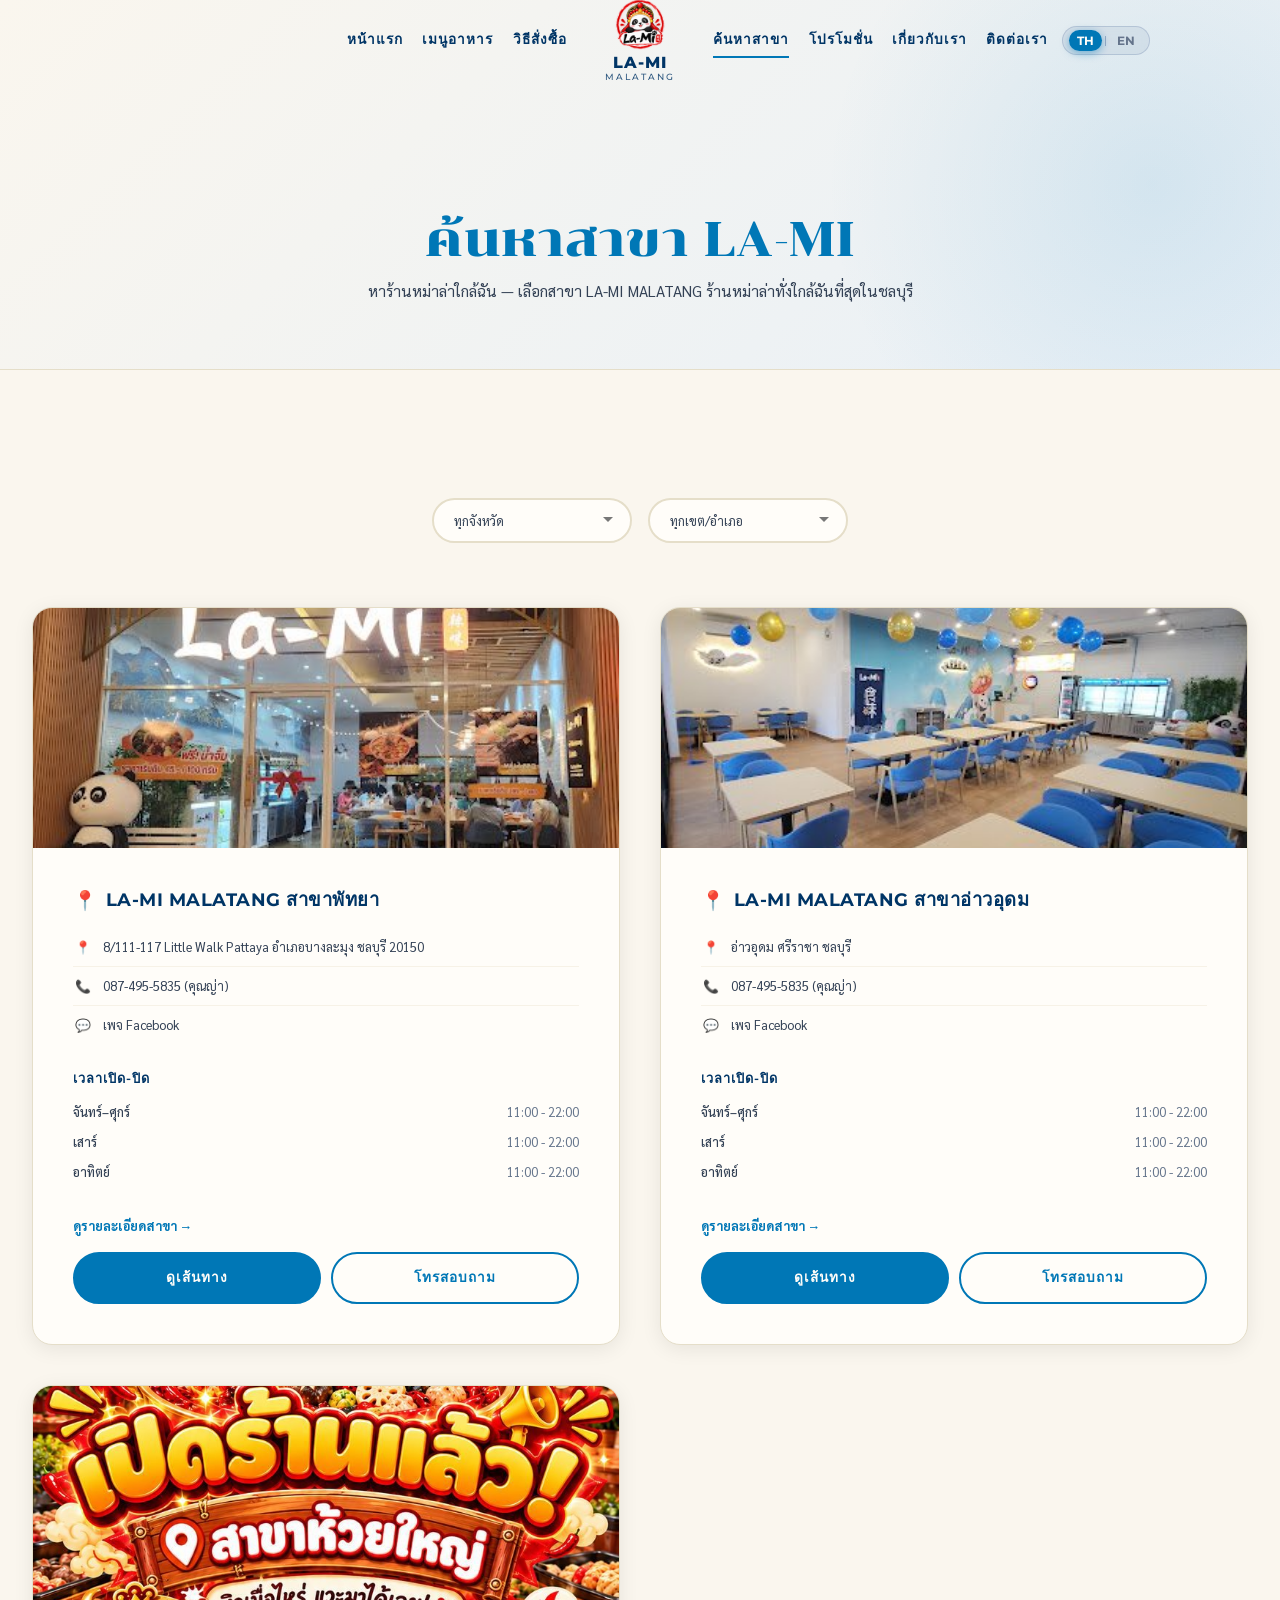
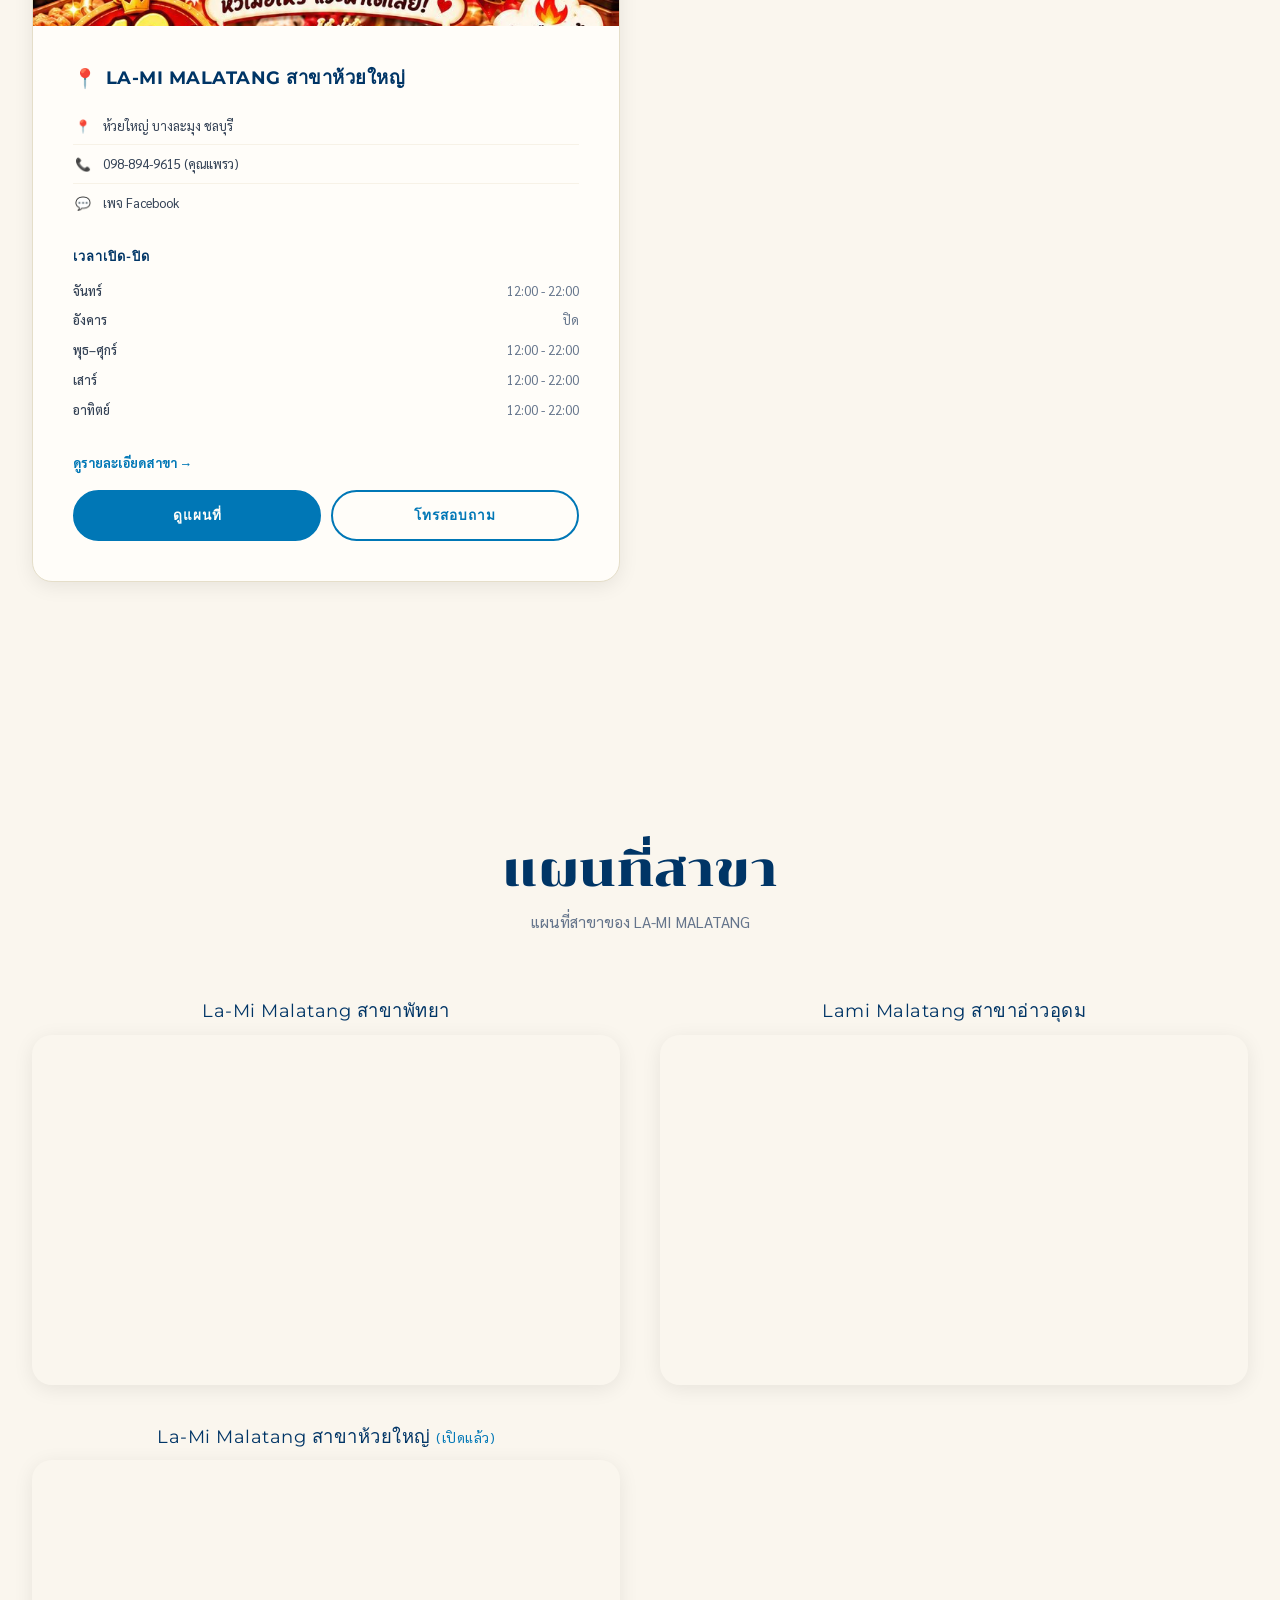
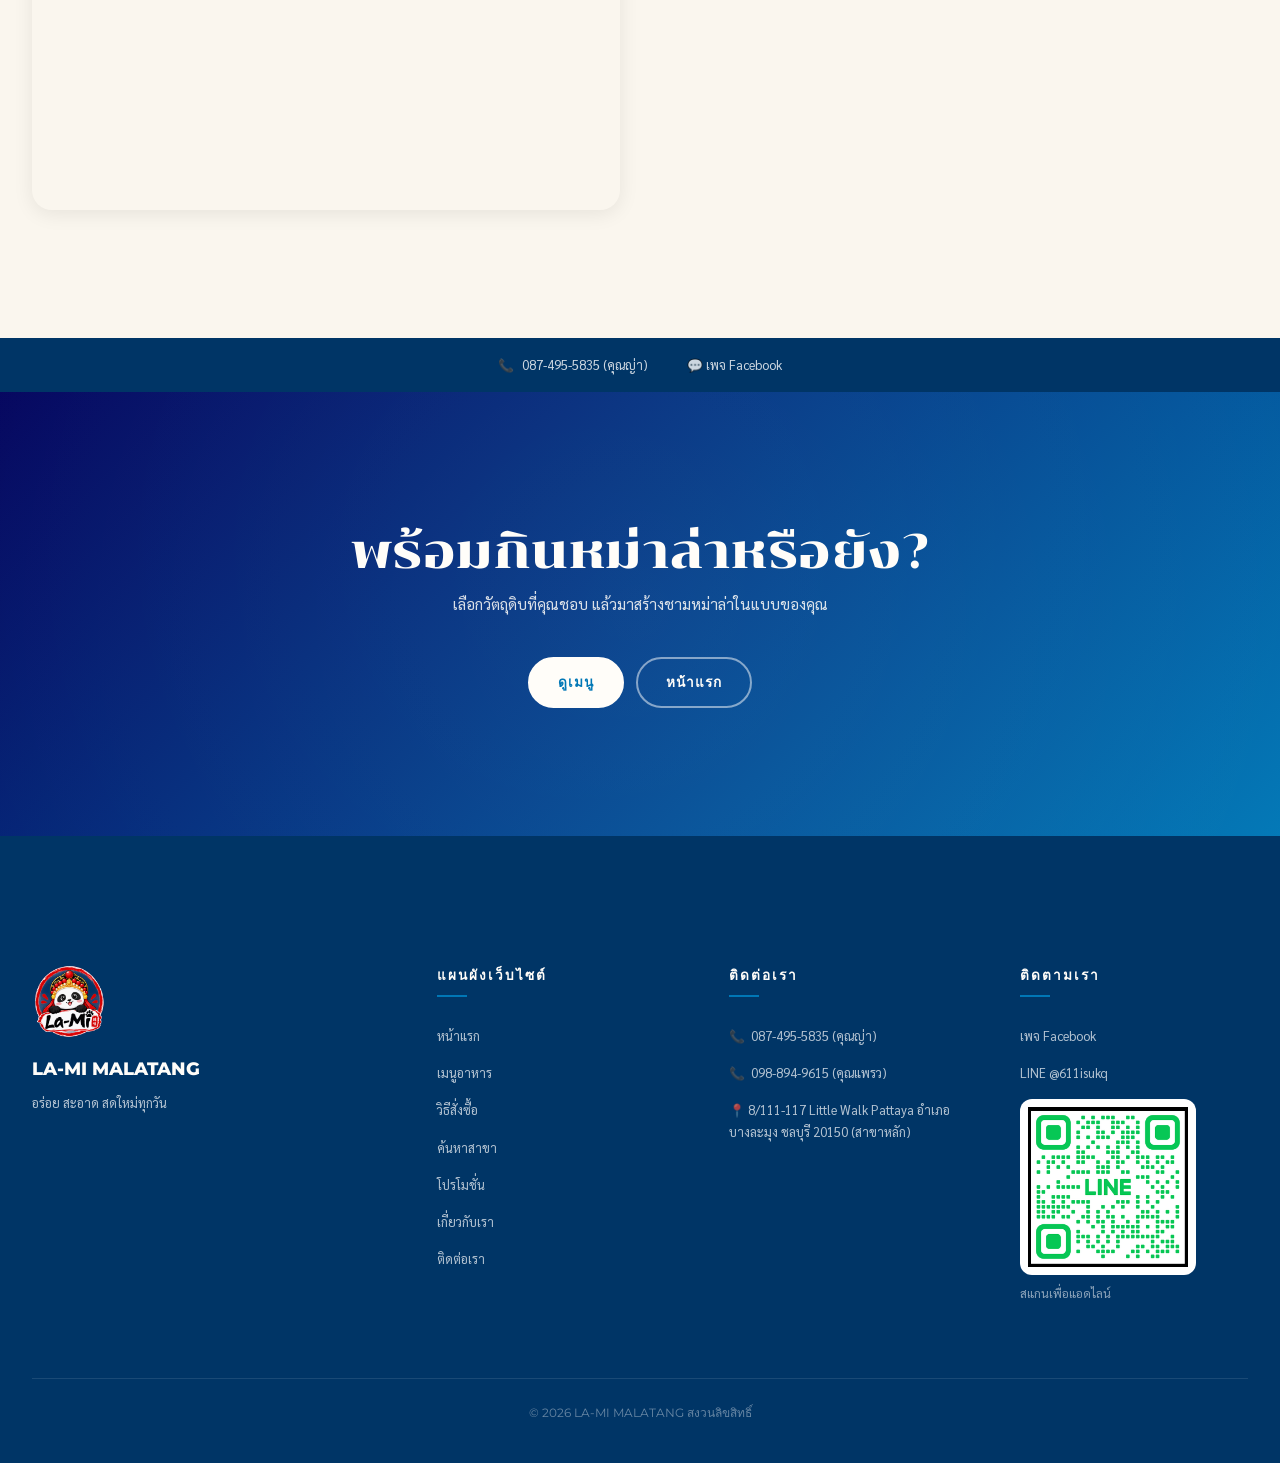
<file: branches/index.html>
<!DOCTYPE html>
<html lang="th">
<head>
    <meta charset="UTF-8">
    <meta name="viewport" content="width=device-width, initial-scale=1.0">
    <meta name="description" content="หาร้านหม่าล่าทั่งใกล้ฉัน — สาขา LA-MI MALATANG ร้านหม่าล่าทั่ง สาขาพัทยา (Little Walk บางละมุง) สาขาอ่าวอุดม ศรีราชา และสาขาห้วยใหญ่ ชลบุรี ดูที่อยู่ เวลาเปิด-ปิด เบอร์โทร และเส้นทางนำทาง Google Maps">
    <title data-i18n="doc_title_branches">สาขาพัทยา อ่าวอุดม ห้วยใหญ่ ชลบุรี | LA-MI MALATANG ร้านหม่าล่าทั่ง</title>
    <link rel="icon" href="/favicon.ico" sizes="any">
    <link rel="icon" type="image/png" sizes="48x48" href="/assets/images/favicon-48.png">
    <link rel="icon" type="image/png" sizes="96x96" href="/assets/images/favicon-96.png">
    <link rel="icon" type="image/png" sizes="192x192" href="/assets/images/icon-192.png">
    <link rel="apple-touch-icon" sizes="180x180" href="/assets/images/apple-touch-icon.png">
    <link rel="stylesheet" href="/assets/css/styles.css?v=20261006c">
    <link rel="canonical" href="https://www.la-mi-malatang.com/branches">
    <meta name="robots" content="index, follow, max-image-preview:large">
    <meta name="theme-color" content="#0077B6">

    <!-- OPEN GRAPH / SOCIAL SHARING -->
    <meta property="og:type" content="website">
    <meta property="og:site_name" content="LA-MI MALATANG">
    <meta property="og:locale" content="th_TH">
    <meta property="og:locale:alternate" content="en_US">
    <meta property="og:url" content="https://www.la-mi-malatang.com/branches">
    <meta property="og:title" content="สาขาพัทยา อ่าวอุดม ห้วยใหญ่ ชลบุรี | LA-MI MALATANG ร้านหม่าล่าทั่ง">
    <meta property="og:description" content="หาร้านหม่าล่าทั่งใกล้ฉัน — สาขา LA-MI MALATANG ร้านหม่าล่าทั่ง สาขาพัทยา (Little Walk บางละมุง) สาขาอ่าวอุดม ศรีราชา และสาขาห้วยใหญ่ ชลบุรี ดูที่อยู่ เวลาเปิด-ปิด เบอร์โทร และเส้นทางนำทาง Google Maps">
    <meta property="og:image" content="https://www.la-mi-malatang.com/assets/images/branches/branch_pattaya.jpg">
    <meta property="og:image:alt" content="LA-MI MALATANG หม่าล่าทั่ง">
    <meta name="twitter:card" content="summary_large_image">
    <meta name="twitter:title" content="สาขาพัทยา อ่าวอุดม ห้วยใหญ่ ชลบุรี | LA-MI MALATANG ร้านหม่าล่าทั่ง">
    <meta name="twitter:description" content="หาร้านหม่าล่าทั่งใกล้ฉัน — สาขา LA-MI MALATANG ร้านหม่าล่าทั่ง สาขาพัทยา (Little Walk บางละมุง) สาขาอ่าวอุดม ศรีราชา และสาขาห้วยใหญ่ ชลบุรี ดูที่อยู่ เวลาเปิด-ปิด เบอร์โทร และเส้นทางนำทาง Google Maps">
    <meta name="twitter:image" content="https://www.la-mi-malatang.com/assets/images/branches/branch_pattaya.jpg">

    <style>
        .map-placeholder {
            background: #E2E8F0;
            border-radius: var(--radius-lg);
            min-height: 400px;
            display: flex;
            align-items: center;
            justify-content: center;
            color: var(--clr-muted);
            font-size: var(--fs-h3);
            text-align: center;
            padding: var(--space-xl);
        }
    </style>
    <!-- STRUCTURED DATA (Schema.org / JSON-LD) -->
    <script type="application/ld+json">
{
  "@context": "https://schema.org",
  "@graph": [
    {
      "@type": "Restaurant",
      "@id": "https://www.la-mi-malatang.com/branches#pattaya",
      "name": "LA-MI MALATANG PATTAYA",
      "alternateName": "ลามิ หม่าล่าทั่ง สาขาพัทยา",
      "image": "https://www.la-mi-malatang.com/assets/images/branches/branch_pattaya.jpg",
      "url": "https://www.la-mi-malatang.com/branches",
      "telephone": "+66874955835",
      "priceRange": "฿฿",
      "currenciesAccepted": "THB",
      "servesCuisine": [
        "Chinese",
        "Sichuan",
        "Malatang"
      ],
      "hasMenu": "https://www.la-mi-malatang.com/menu",
      "parentOrganization": {
        "@id": "https://www.la-mi-malatang.com/#organization"
      },
      "address": {
        "@type": "PostalAddress",
        "streetAddress": "8/111-117 Little Walk Pattaya",
        "addressLocality": "Bang Lamung",
        "addressRegion": "Chon Buri",
        "addressCountry": "TH",
        "postalCode": "20150"
      },
      "openingHoursSpecification": [
        {
          "@type": "OpeningHoursSpecification",
          "dayOfWeek": [
            "Monday",
            "Tuesday",
            "Wednesday",
            "Thursday",
            "Friday",
            "Saturday",
            "Sunday"
          ],
          "opens": "11:00",
          "closes": "22:00"
        }
      ],
      "hasMap": "https://www.google.com/maps?cid=8609748477386677717",
      "sameAs": [
        "https://www.facebook.com/profile.php?id=100093087823403",
        "https://lin.ee/z2csSbv"
      ]
    },
    {
      "@type": "Restaurant",
      "@id": "https://www.la-mi-malatang.com/branches#ao-udom",
      "name": "LA-MI MALATANG AO UDOM",
      "alternateName": "ลามิ หม่าล่าทั่ง สาขาอ่าวอุดม",
      "image": "https://www.la-mi-malatang.com/assets/images/branches/branch_aoudom.jpg",
      "url": "https://www.la-mi-malatang.com/branches",
      "telephone": "+66874955835",
      "priceRange": "฿฿",
      "currenciesAccepted": "THB",
      "servesCuisine": [
        "Chinese",
        "Sichuan",
        "Malatang"
      ],
      "hasMenu": "https://www.la-mi-malatang.com/menu",
      "parentOrganization": {
        "@id": "https://www.la-mi-malatang.com/#organization"
      },
      "address": {
        "@type": "PostalAddress",
        "streetAddress": "อ่าวอุดม",
        "addressLocality": "ศรีราชา",
        "addressRegion": "ชลบุรี",
        "addressCountry": "TH"
      },
      "openingHoursSpecification": [
        {
          "@type": "OpeningHoursSpecification",
          "dayOfWeek": [
            "Monday",
            "Tuesday",
            "Wednesday",
            "Thursday",
            "Friday",
            "Saturday",
            "Sunday"
          ],
          "opens": "11:00",
          "closes": "22:00"
        }
      ],
      "hasMap": "https://www.google.com/maps?cid=16844624302920910199",
      "sameAs": [
        "https://www.facebook.com/profile.php?id=61587425701919",
        "https://lin.ee/z2csSbv"
      ]
    }
  ]
}
    </script>
</head>
<body>
    <!-- HEADER -->
    <header class="header">
        <div class="header__inner">
            <div class="header__left">
                <nav class="nav">
                    <a href="/" class="nav__link" data-i18n="nav_home">HOME</a>
                    <a href="/menu" class="nav__link" data-i18n="nav_menu">MENU</a>
                    <a href="/#how-to-order" class="nav__link" data-i18n="nav_how_to_order">HOW TO ORDER</a>
                </nav>
            </div>
            
            <a href="/" class="header__logo">
                <img src="/assets/images/logo.png?v=20260922" alt="LA-MI MALATANG">
                <div class="header__logo-text">LA-MI<small>MALATANG</small></div>
            </a>
            
            <div class="header__right">
                <nav class="nav">
                    <a href="/branches" class="nav__link active" data-i18n="nav_branches">BRANCHES</a>
                    <a href="/promotions" class="nav__link" data-i18n="nav_promotions">PROMOTIONS</a>
                    <a href="/#about" class="nav__link" data-i18n="nav_about">ABOUT</a>
                    <a href="/#contact" class="nav__link" data-i18n="nav_contact">CONTACT</a>
                </nav>
                <div class="lang-switch">
                    <button class="lang-btn active" data-lang="th">TH</button>
                    <span class="lang-divider">|</span>
                    <button class="lang-btn" data-lang="en">EN</button>
                </div>
            </div>
            
            <div class="nav__toggle" id="navToggle">
                <span></span><span></span><span></span>
            </div>
        </div>
    </header>

    <!-- MOBILE MENU -->
    <div class="mobile-menu__overlay" id="mobileOverlay"></div>
    <div class="mobile-menu" id="mobileMenu">
        <a href="/" class="mobile-menu__link" data-i18n="nav_home">HOME</a>
        <a href="/menu" class="mobile-menu__link" data-i18n="nav_menu">MENU</a>
        <a href="/#how-to-order" class="mobile-menu__link" data-i18n="nav_how_to_order">HOW TO ORDER</a>
        <a href="/branches" class="mobile-menu__link active" data-i18n="nav_branches">BRANCHES</a>
        <a href="/promotions" class="mobile-menu__link" data-i18n="nav_promotions">PROMOTIONS</a>
        <a href="/#about" class="mobile-menu__link" data-i18n="nav_about">ABOUT</a>
        <a href="/#contact" class="mobile-menu__link" data-i18n="nav_contact">CONTACT</a>
        <div class="lang-switch lang-switch--mobile">
            <button class="lang-btn active" data-lang="th">TH</button>
            <span class="lang-divider">|</span>
            <button class="lang-btn" data-lang="en">EN</button>
        </div>
    </div>

    <!-- PAGE HERO -->
    <section class="page-hero reveal">
        <div class="container">
            <h1><span data-i18n="branch_page_title_1">FIND YOUR </span><span class="text-primary" data-i18n="branch_page_title_accent">LA-MI</span></h1>
            <p data-i18n="branch_page_sub">หาร้านหม่าล่าใกล้ฉัน — เลือกสาขา LA-MI MALATANG ร้านหม่าล่าทั่งใกล้ฉันที่สุดในชลบุรี</p>
        </div>
    </section>

    <!-- BRANCHES SECTION -->
    <section class="section reveal">
        <div class="container">
            <div class="branch-filter">
                <select id="branchProvince">
                    <option value="all" data-i18n="prov_all">ทุกจังหวัด</option>
                    <option value="chonburi" data-i18n="prov_chonburi">ชลบุรี</option>
                </select>
                <select id="branchDistrict">
                    <option value="all" data-i18n="dist_all">ทุกเขต/อำเภอ</option>
                    <option value="banglamung" data-i18n="dist_banglamung">บางละมุง</option>
                    <option value="sriracha" data-i18n="dist_sriracha">ศรีราชา</option>
                </select>
            </div>

            <div class="branch-grid">
                <!-- BRANCH 1 -->
                <div class="branch-card" data-province="chonburi" data-district="banglamung">
                    <div class="branch-card__img">
                        <img src="/assets/images/branches/branch_pattaya.jpg" alt="Pattaya Branch">
                    </div>
                    <div class="branch-card__body">
                        <h3 class="branch-card__name"><a href="/branches/pattaya" data-i18n="branch_pattaya_name">LA-MI MALATANG PATTAYA</a></h3>
                        <div class="branch-card__info">
                            <div class="branch-card__info-row">
                                <div class="branch-card__info-icon">📍</div>
                                <span><a href="https://www.google.com/maps?cid=8609748477386677717" target="_blank" rel="noopener" style="color: inherit; text-decoration: none;" data-i18n="branch_pattaya_addr_full">8/111-117 Little Walk Pattaya อำเภอบางละมุง ชลบุรี 20150</a></span>
                            </div>
                            <div class="branch-card__info-row">
                                <div class="branch-card__info-icon">📞</div>
                                <span><a href="tel:0874955835" style="color: inherit; text-decoration: none;" data-i18n="phone_main">087-495-5835 (คุณญ่า)</a></span>
                            </div>
                            <div class="branch-card__info-row">
                                <div class="branch-card__info-icon">💬</div>
                                <span><a href="https://www.facebook.com/profile.php?id=100093087823403" target="_blank" rel="noopener" style="color: inherit; text-decoration: none;" data-i18n="footer_fb_page">เพจ Facebook</a></span>
                            </div>
                        </div>
                        <div class="branch-card__hours">
                            <h4 data-i18n="hours_title">เวลาเปิด-ปิด</h4>
                            <div class="branch-card__hours-row">
                                <span data-i18n="days_mon_fri">จันทร์–ศุกร์</span><span>11:00 - 22:00</span>
                            </div>
                            <div class="branch-card__hours-row">
                                <span data-i18n="days_sat">เสาร์</span><span>11:00 - 22:00</span>
                            </div>
                            <div class="branch-card__hours-row">
                                <span data-i18n="days_sun">อาทิตย์</span><span>11:00 - 22:00</span>
                            </div>
                        </div>
                        <a href="/branches/pattaya" class="branch-card__more" data-i18n="br_more">ดูรายละเอียดสาขา &rarr;</a>
                        <div class="branch-card__actions">
                            <a href="https://www.google.com/maps?cid=8609748477386677717" target="_blank" rel="noopener" class="btn btn--primary" style="flex: 1;" data-i18n="btn_directions">GET DIRECTIONS</a>
                            <a href="tel:0874955835" class="btn btn--secondary" style="flex: 1;" data-i18n="btn_call">โทรสอบถาม</a>
                        </div>
                    </div>
                </div>

                <!-- BRANCH 2 -->
                <div class="branch-card" data-province="chonburi" data-district="sriracha">
                    <div class="branch-card__img">
                        <img src="/assets/images/branches/branch_aoudom.jpg" alt="Ao Udom Branch">
                    </div>
                    <div class="branch-card__body">
                        <h3 class="branch-card__name"><a href="/branches/ao-udom" data-i18n="branch_aoudom_name">LA-MI MALATANG AO UDOM</a></h3>
                        <div class="branch-card__info">
                            <div class="branch-card__info-row">
                                <div class="branch-card__info-icon">📍</div>
                                <span><a href="https://www.google.com/maps?cid=16844624302920910199" target="_blank" rel="noopener" style="color: inherit; text-decoration: none;" data-i18n="branch_aoudom_addr">อ่าวอุดม ศรีราชา ชลบุรี</a></span>
                            </div>
                            <div class="branch-card__info-row">
                                <div class="branch-card__info-icon">📞</div>
                                <span><a href="tel:0874955835" style="color: inherit; text-decoration: none;" data-i18n="phone_main">087-495-5835 (คุณญ่า)</a></span>
                            </div>
                            <div class="branch-card__info-row">
                                <div class="branch-card__info-icon">💬</div>
                                <span><a href="https://www.facebook.com/profile.php?id=61587425701919" target="_blank" rel="noopener" style="color: inherit; text-decoration: none;" data-i18n="footer_fb_page">เพจ Facebook</a></span>
                            </div>
                        </div>
                        <div class="branch-card__hours">
                            <h4 data-i18n="hours_title">เวลาเปิด-ปิด</h4>
                            <div class="branch-card__hours-row">
                                <span data-i18n="days_mon_fri">จันทร์–ศุกร์</span><span>11:00 - 22:00</span>
                            </div>
                            <div class="branch-card__hours-row">
                                <span data-i18n="days_sat">เสาร์</span><span>11:00 - 22:00</span>
                            </div>
                            <div class="branch-card__hours-row">
                                <span data-i18n="days_sun">อาทิตย์</span><span>11:00 - 22:00</span>
                            </div>
                        </div>
                        <a href="/branches/ao-udom" class="branch-card__more" data-i18n="br_more">ดูรายละเอียดสาขา &rarr;</a>
                        <div class="branch-card__actions">
                            <a href="https://www.google.com/maps?cid=16844624302920910199" target="_blank" rel="noopener" class="btn btn--primary" style="flex: 1;" data-i18n="btn_directions">GET DIRECTIONS</a>
                            <a href="tel:0874955835" class="btn btn--secondary" style="flex: 1;" data-i18n="btn_call">โทรสอบถาม</a>
                        </div>
                    </div>
                </div>

                <!-- BRANCH 3 -->
                <div class="branch-card" data-province="chonburi" data-district="banglamung">
                    <div class="branch-card__img">
                        <img src="/assets/images/promo/huaiyai_now_open.jpg" alt="LA-MI MALATANG สาขาห้วยใหญ่ เปิดแล้ว" width="800" height="1200" loading="lazy">
                    </div>
                    <div class="branch-card__body">
                        <h3 class="branch-card__name"><a href="/branches/huai-yai" data-i18n="branch_huaiyai_name">LA-MI MALATANG HUAI YAI</a></h3>
                        <div class="branch-card__info">
                            <div class="branch-card__info-row">
                                <div class="branch-card__info-icon">📍</div>
                                <span><a href="https://www.google.com/maps?cid=11926590230340853389" target="_blank" rel="noopener" style="color: inherit; text-decoration: none;" data-i18n="branch_huaiyai_addr">ห้วยใหญ่ บางละมุง ชลบุรี</a></span>
                            </div>
                            <div class="branch-card__info-row">
                                <div class="branch-card__info-icon">📞</div>
                                <span><a href="tel:0988949615" style="color: inherit; text-decoration: none;" data-i18n="phone_huaiyai">098-894-9615 (คุณแพรว)</a></span>
                            </div>
                            <div class="branch-card__info-row">
                                <div class="branch-card__info-icon">💬</div>
                                <span><a href="https://www.facebook.com/profile.php?id=61594070054487" target="_blank" rel="noopener" style="color: inherit; text-decoration: none;" data-i18n="footer_fb_page">เพจ Facebook</a></span>
                            </div>
                        </div>
                        <div class="branch-card__hours">
                            <h4 data-i18n="hours_title">เวลาเปิด-ปิด</h4>
                            <div class="branch-card__hours-row">
                                <span data-i18n="days_mon">จันทร์</span><span>12:00 - 22:00</span>
                            </div>
                            <div class="branch-card__hours-row">
                                <span data-i18n="days_tue">อังคาร</span><span data-i18n="closed">ปิด</span>
                            </div>
                            <div class="branch-card__hours-row">
                                <span data-i18n="days_wed_fri">พุธ–ศุกร์</span><span>12:00 - 22:00</span>
                            </div>
                            <div class="branch-card__hours-row">
                                <span data-i18n="days_sat">เสาร์</span><span>12:00 - 22:00</span>
                            </div>
                            <div class="branch-card__hours-row">
                                <span data-i18n="days_sun">อาทิตย์</span><span>12:00 - 22:00</span>
                            </div>
                        </div>
                        <a href="/branches/huai-yai" class="branch-card__more" data-i18n="br_more">ดูรายละเอียดสาขา &rarr;</a>
                        <div class="branch-card__actions">
                            <a href="https://www.google.com/maps?cid=11926590230340853389" target="_blank" rel="noopener" class="btn btn--primary" style="flex: 1;" data-i18n="btn_view_map">ดูแผนที่</a>
                            <a href="tel:0988949615" class="btn btn--secondary" style="flex: 1;" data-i18n="btn_call">โทรสอบถาม</a>
                        </div>
                    </div>
                </div>
            </div>
        </div>
    </section>

    <!-- MAP -->
    <section class="section section--offwhite reveal">
        <div class="container">
            <div class="section-heading">
                <h2 data-i18n="map_heading">Our Locations</h2>
                <p data-i18n="map_sub">แผนที่สาขาของ LA-MI MALATANG</p>
            </div>
            <div class="branch-map-grid" style="display: grid; grid-template-columns: repeat(auto-fit, minmax(400px, 1fr)); gap: var(--space-lg);">
                
                <!-- Pattaya Map -->
                <div class="map-item">
                    <h3 style="font-family: var(--ff-en); font-size: 1.15rem; margin-bottom: 12px; text-align: center; color: var(--clr-charcoal);"><span data-i18n="map_pattaya">La-Mi Malatang สาขาพัทยา</span></h3>
                    <div class="map-container" style="border-radius: var(--radius-lg); overflow: hidden; box-shadow: var(--shadow-md);">
                        <iframe src="https://www.google.com/maps/embed?pb=!1m18!1m12!1m3!1d3888.563421246247!2d100.90113157592214!3d12.93575758737631!2m3!1f0!2f0!3f0!3m2!1i1024!2i768!4f13.1!3m3!1m2!1s0x310295325330ac7d%3A0x777bf89fb017ddd5!2sLa-Mi%20Malatang!5e0!3m2!1sth!2sth!4v1788448262429!5m2!1sth!2sth" width="100%" height="350" style="border:0; display: block;" allowfullscreen="" loading="lazy" referrerpolicy="strict-origin-when-cross-origin"></iframe>
                    </div>
                </div>

                <!-- Ao Udom Map -->
                <div class="map-item">
                    <h3 style="font-family: var(--ff-en); font-size: 1.15rem; margin-bottom: 12px; text-align: center; color: var(--clr-charcoal);"><span data-i18n="map_aoudom">Lami Malatang สาขาอ่าวอุดม</span></h3>
                    <div class="map-container" style="border-radius: var(--radius-lg); overflow: hidden; box-shadow: var(--shadow-md);">
                        <iframe src="https://www.google.com/maps/embed?pb=!1m18!1m12!1m3!1d3885.618178094772!2d100.91439997592482!3d13.123357887206222!2m3!1f0!2f0!3f0!3m2!1i1024!2i768!4f13.1!3m3!1m2!1s0x3102b900331a1cfd%3A0xe9c4208e8e834577!2zTGFtaSBNYWxhdGFuZyDguKrguLLguILguLLguK3guYjguLLguKfguK3guLjguJTguKE!5e0!3m2!1sth!2sth!4v1788448232757!5m2!1sth!2sth" width="100%" height="350" style="border:0; display: block;" allowfullscreen="" loading="lazy" referrerpolicy="strict-origin-when-cross-origin"></iframe>
                    </div>
                </div>

                <!-- Huai Yai Map (Coming Soon) -->
                <div class="map-item">
                    <h3 style="font-family: var(--ff-en); font-size: 1.15rem; margin-bottom: 12px; text-align: center; color: var(--clr-charcoal);"><span data-i18n="map_huaiyai">La-Mi Malatang สาขาห้วยใหญ่</span> <span style="font-family: var(--ff-thai); font-size: 0.85rem; color: var(--clr-primary);" data-i18n="huaiyai_status_badge">(เปิดแล้ว)</span></h3>
                    <div class="map-container" style="border-radius: var(--radius-lg); overflow: hidden; box-shadow: var(--shadow-md);">
                        <iframe src="https://www.google.com/maps/embed?pb=!1m18!1m12!1m3!1d243.1097197304431!2d100.92014814571972!3d12.859061314699845!2m3!1f0!2f0!3f0!3m2!1i1024!2i768!4f13.1!3m3!1m2!1s0x310295006667e713%3A0xa583c29fed1c5e8d!2zTGEtbWkgTWFsYXRhbmcg4Liq4Liy4LiC4Liy4Lir4LmJ4Lin4Lii4LmD4Lir4LiN4LmI!5e0!3m2!1sth!2sth!4v1788965119861!5m2!1sth!2sth" width="100%" height="350" style="border:0; display: block;" allowfullscreen="" loading="lazy" referrerpolicy="strict-origin-when-cross-origin"></iframe>
                    </div>
                </div>

            </div>
        </div>
    </section>

    <!-- CONTACT BAR -->
    <div class="contact-bar reveal">
        <div class="container contact-bar__inner">
            <a href="tel:0874955835" class="contact-bar__item">📞 <span data-i18n="phone_main">087-495-5835 (คุณญ่า)</span></a>
            <a href="https://www.facebook.com/profile.php?id=100093087823403" target="_blank" rel="noopener" class="contact-bar__item" data-i18n="contact_fb">💬 เพจ Facebook</a>
        </div>
    </div>

    <!-- CONTACT CTA -->
    <section class="contact-cta reveal">
        <div class="container">
            <h2 data-i18n="contact_title">READY FOR YOUR MALA?</h2>
            <p data-i18n="contact_desc">เลือกวัตถุดิบที่คุณชอบ แล้วมาสร้างชามหม่าล่าในแบบของคุณ</p>
            <div class="btn-group">
                <a href="/menu" class="btn btn--white" data-i18n="sig_btn">VIEW MENU</a>
                <a href="/" class="btn btn--outline-white" data-i18n="nav_home">HOME</a>
            </div>
        </div>
    </section>

    <!-- FOOTER -->
    <footer class="footer">
        <div class="container">
            <div class="footer__grid">
                <div class="footer__brand">
                    <img src="/assets/images/logo.png?v=20260922" alt="LA-MI MALATANG">
                    <div class="footer__brand-name">LA-MI MALATANG</div>
                    <p data-i18n="footer_tagline">อร่อย สะอาด สดใหม่ทุกวัน</p>
                </div>
                <div class="footer__col">
                    <h4 data-i18n="footer_sitemap">SITEMAP</h4>
                    <ul>
                        <li><a href="/" data-i18n="nav_home">Home</a></li>
                        <li><a href="/menu" data-i18n="nav_menu">Menu</a></li>
                        <li><a href="/#how-to-order" data-i18n="nav_how_to_order">How to Order</a></li>
                        <li><a href="/branches" data-i18n="nav_branches">Branches</a></li>
                        <li><a href="/promotions" data-i18n="nav_promotions">Promotions</a></li>
                        <li><a href="/#about" data-i18n="nav_about">About</a></li>
                        <li><a href="/#contact" data-i18n="nav_contact">Contact</a></li>
                    </ul>
                </div>
                <div class="footer__col">
                    <h4 data-i18n="footer_contact">CONTACT</h4>
                    <ul>
                        <li><a href="tel:0874955835">📞 <span data-i18n="phone_main">087-495-5835 (คุณญ่า)</span></a></li>
                        <li><a href="tel:0988949615">📞 <span data-i18n="phone_huaiyai">098-894-9615 (คุณแพรว)</span></a></li>
                        <li><a href="https://maps.google.com/?q=8/111-117+Little+Walk+Pattaya+Amphoe+Bang+Lamung+Thailand+Chon+Buri+20150" target="_blank" rel="noopener" data-i18n="footer_address">📍 8/111-117 Little Walk Pattaya อำเภอบางละมุง ชลบุรี 20150 (สาขาหลัก)</a></li>
                    </ul>
                </div>
                <div class="footer__col">
                    <h4 data-i18n="footer_follow">FOLLOW US</h4>
                    <ul>
                        <li><a href="https://www.facebook.com/profile.php?id=100093087823403" target="_blank" rel="noopener" data-i18n="footer_fb_page">Facebook Page</a></li>
                        <li><a href="https://lin.ee/z2csSbv" target="_blank" rel="noopener" data-i18n="footer_line">LINE @611isukq</a></li>
                        <li class="footer__qr">
                            <a href="https://lin.ee/z2csSbv" target="_blank" rel="noopener" aria-label="LINE @611isukq"><img src="/assets/images/line_qr.png" width="288" height="288" alt="QR code แอดไลน์ LA-MI MALATANG @611isukq" loading="lazy"></a>
                            <span data-i18n="footer_line_scan">สแกนเพื่อแอดไลน์</span>
                        </li>
                    </ul>
                </div>
            </div>
            <div class="footer__bottom" data-i18n="footer_copy">
                &copy; 2026 LA-MI MALATANG สงวนลิขสิทธิ์
            </div>
        </div>
    </footer>

    <script src="/assets/js/i18n.js?v=20261006f"></script>
    <script src="/assets/js/app.js?v=20260923a"></script>
</body>
</html>
</file>
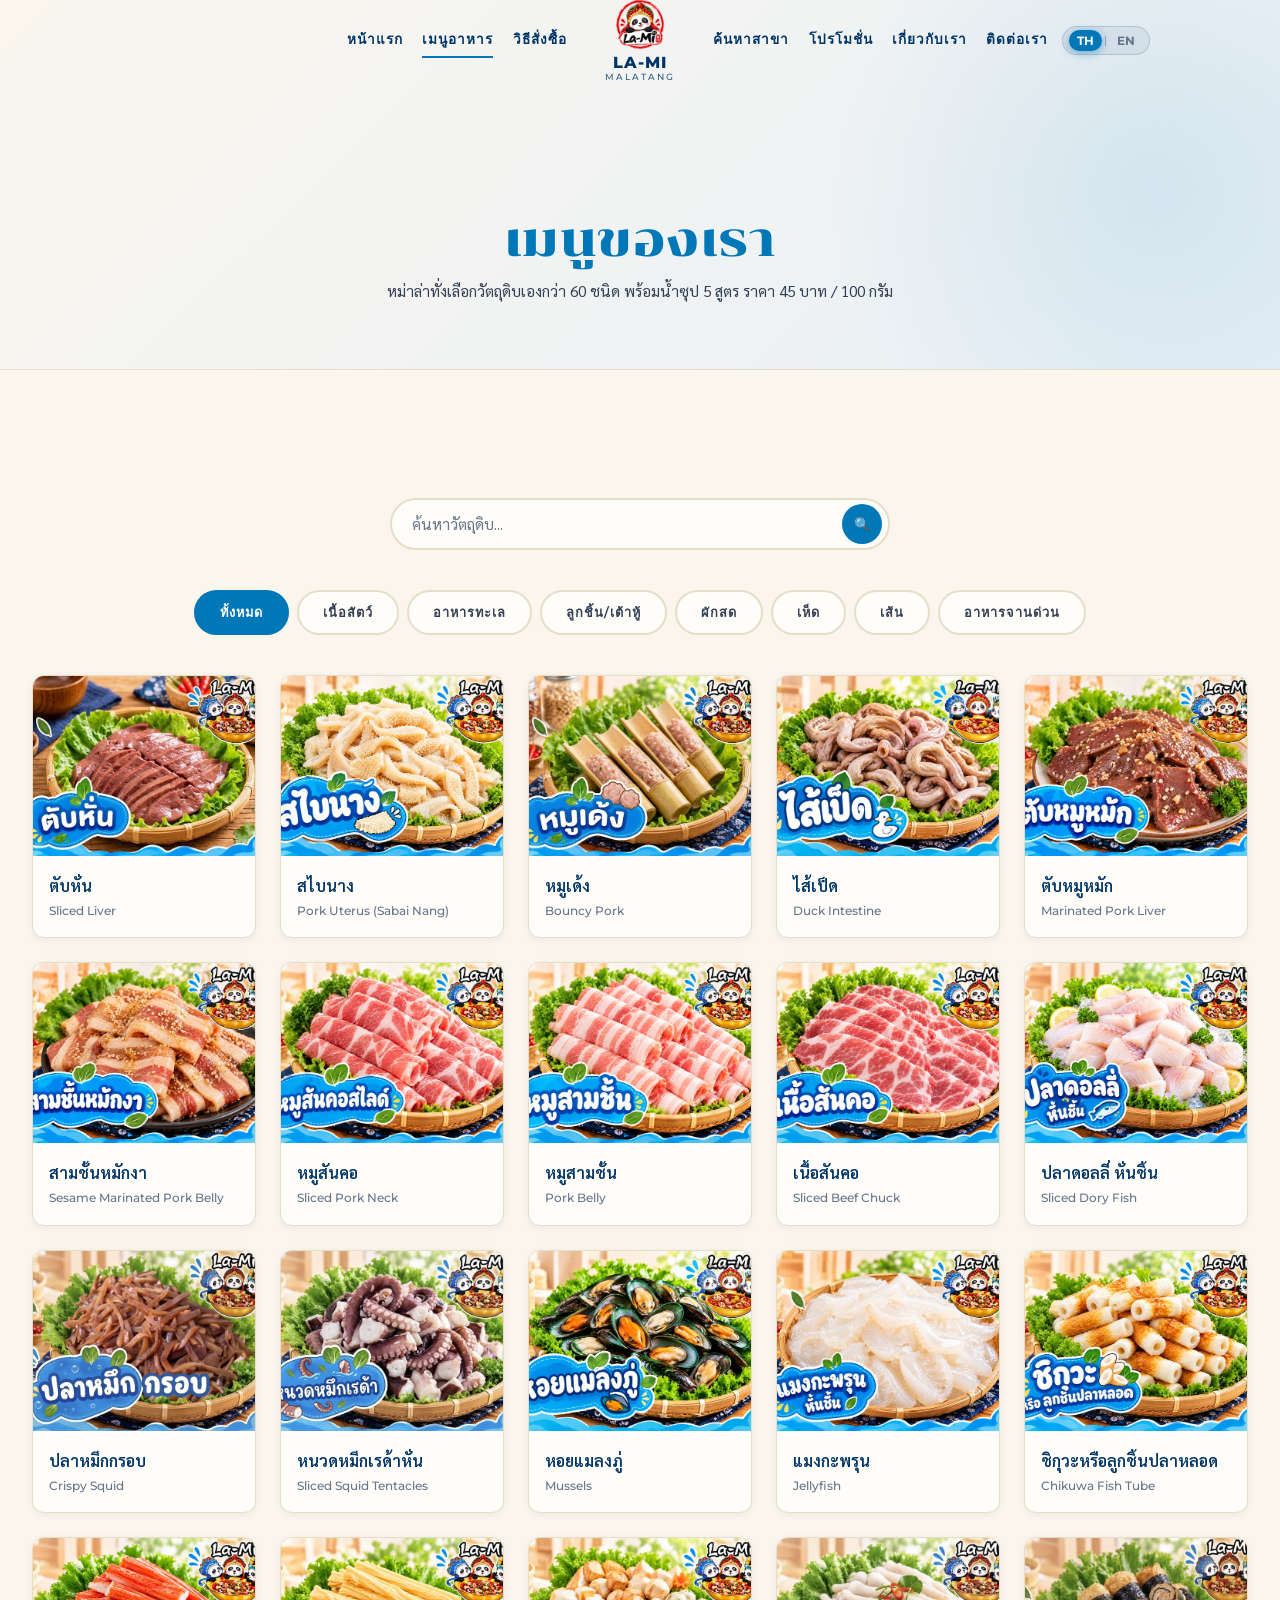
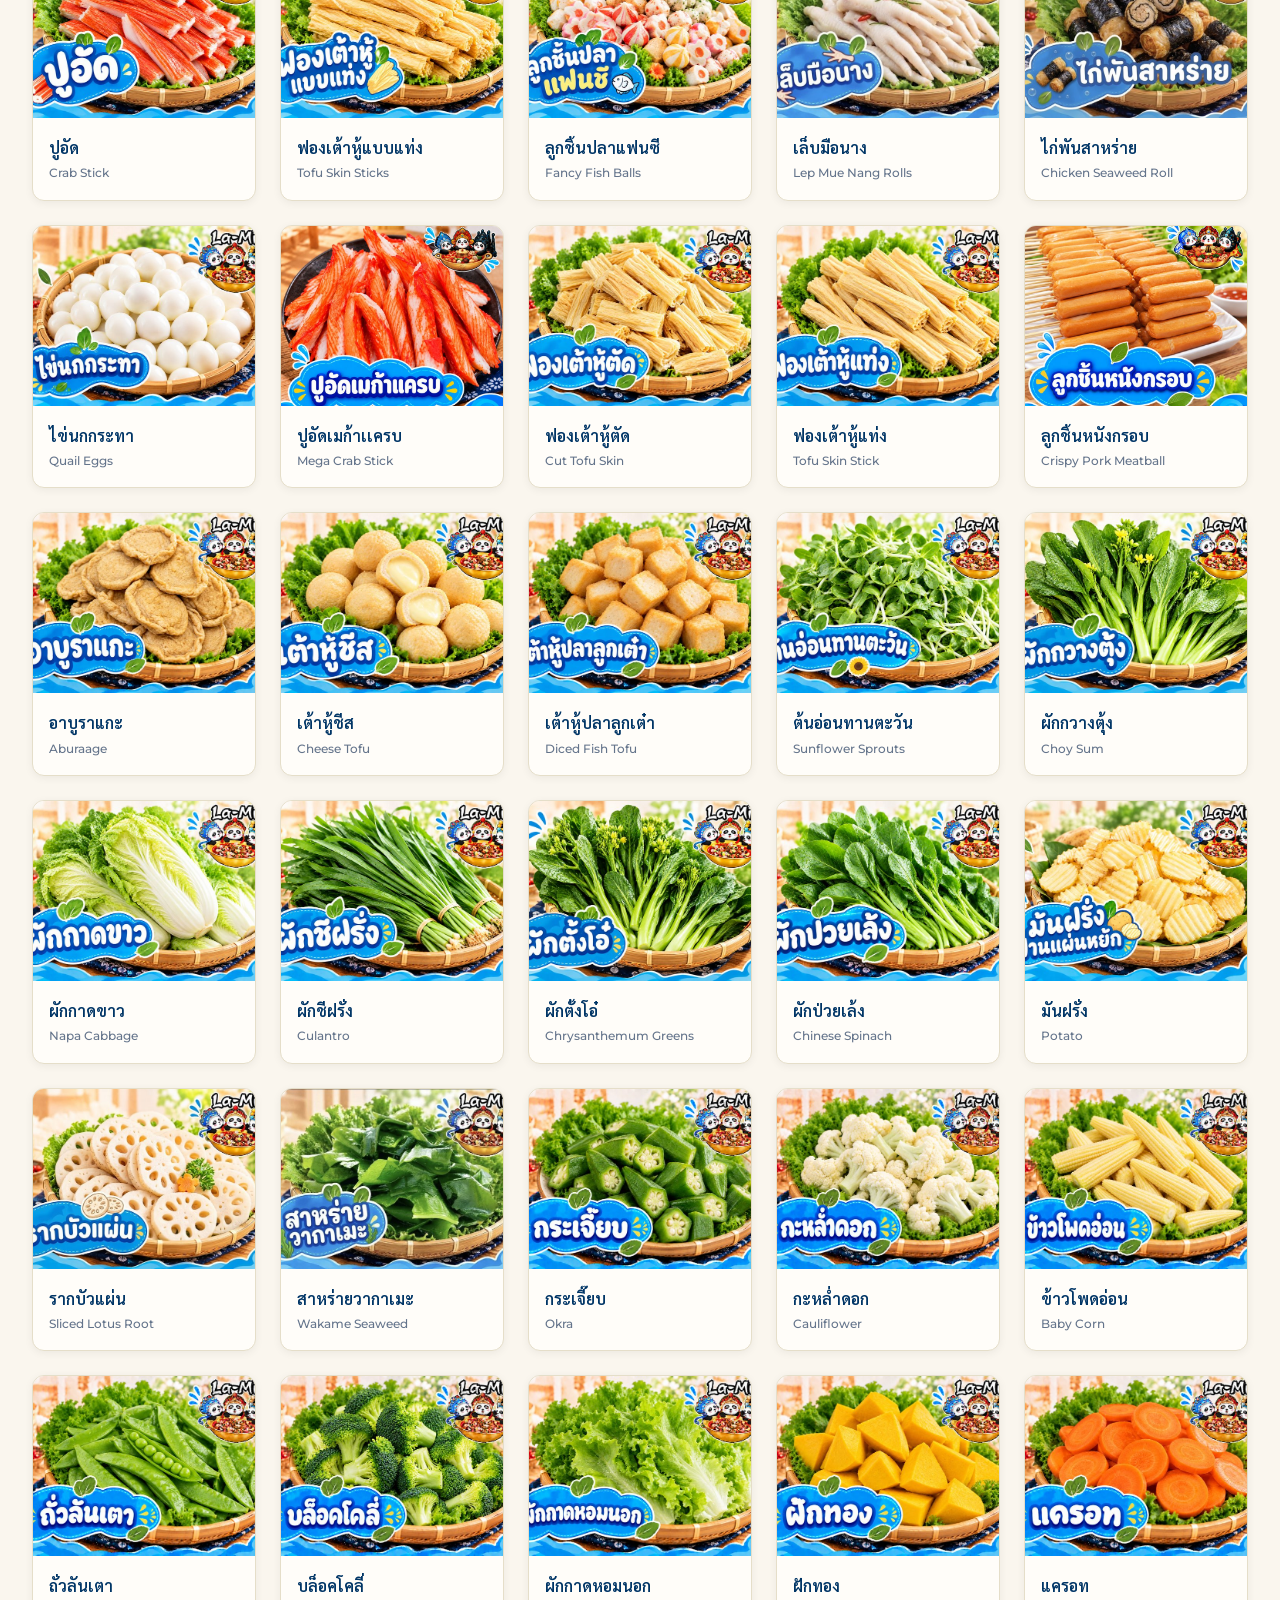
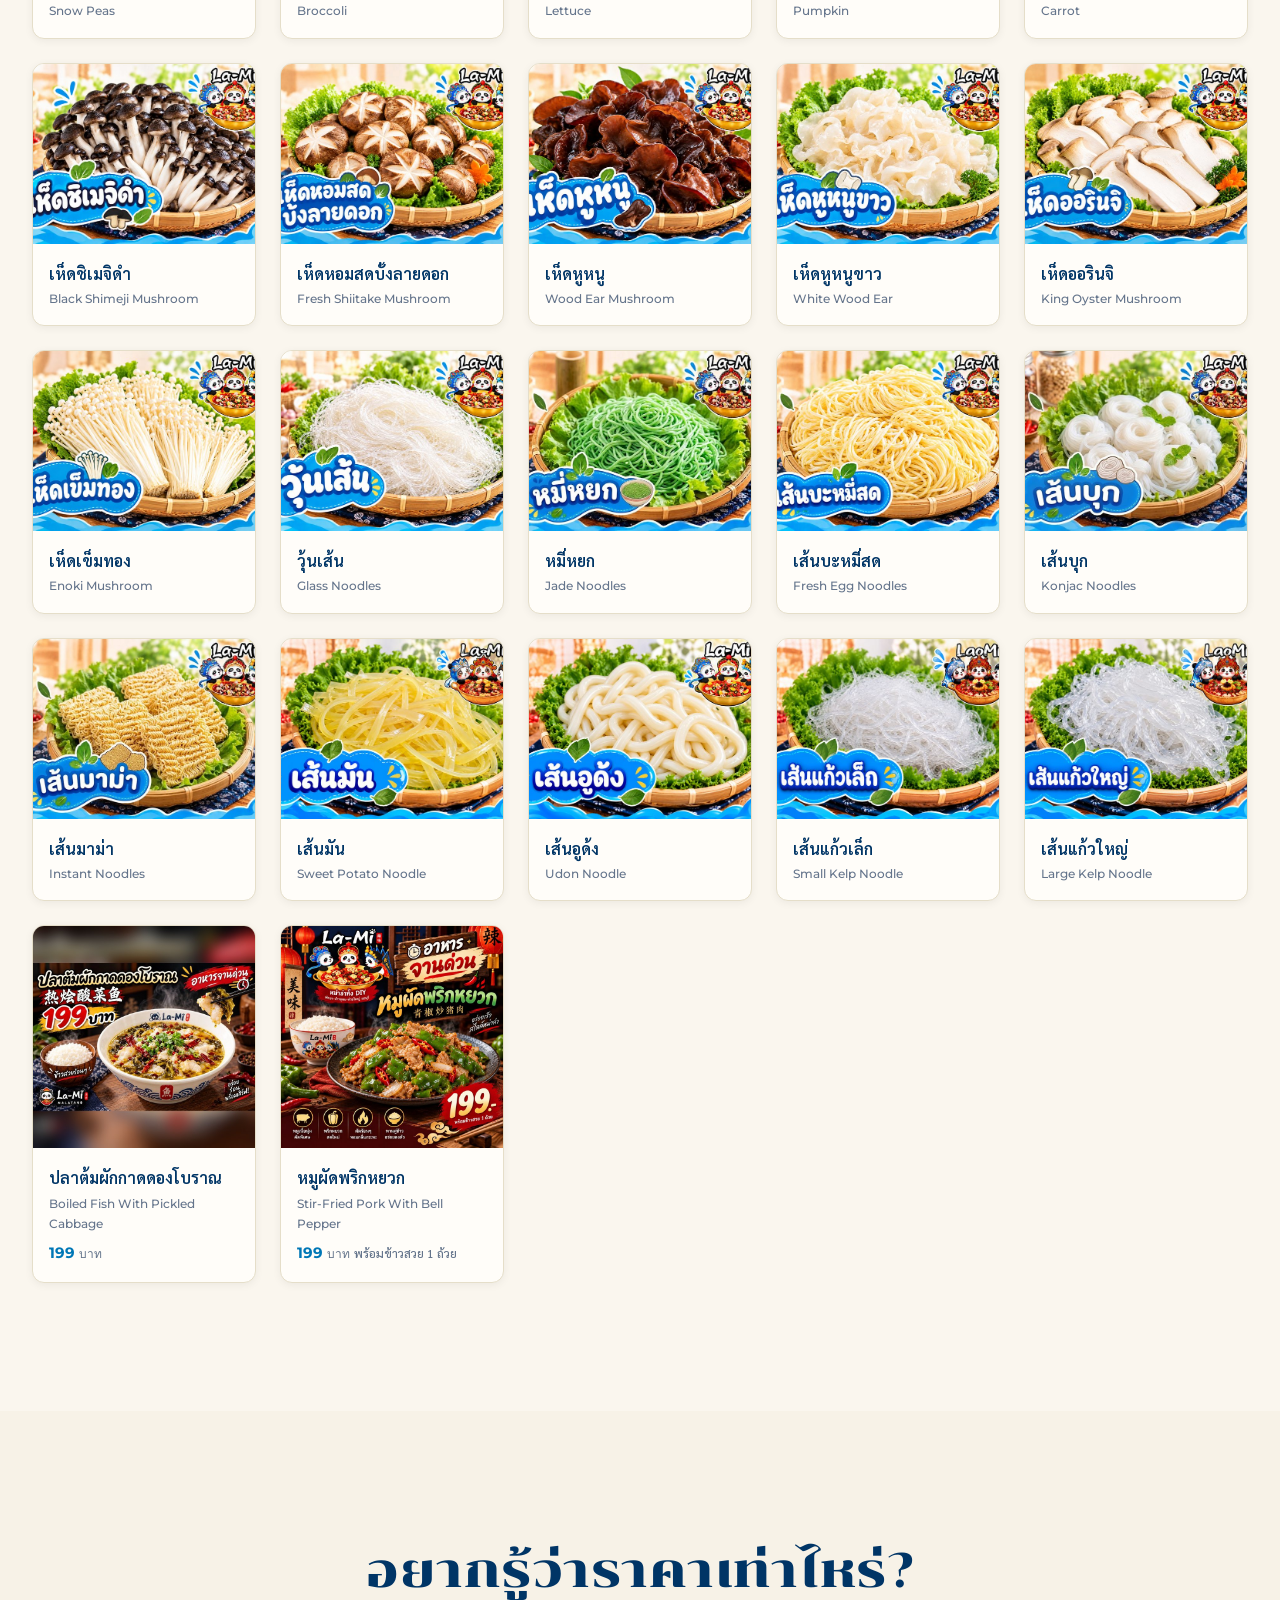
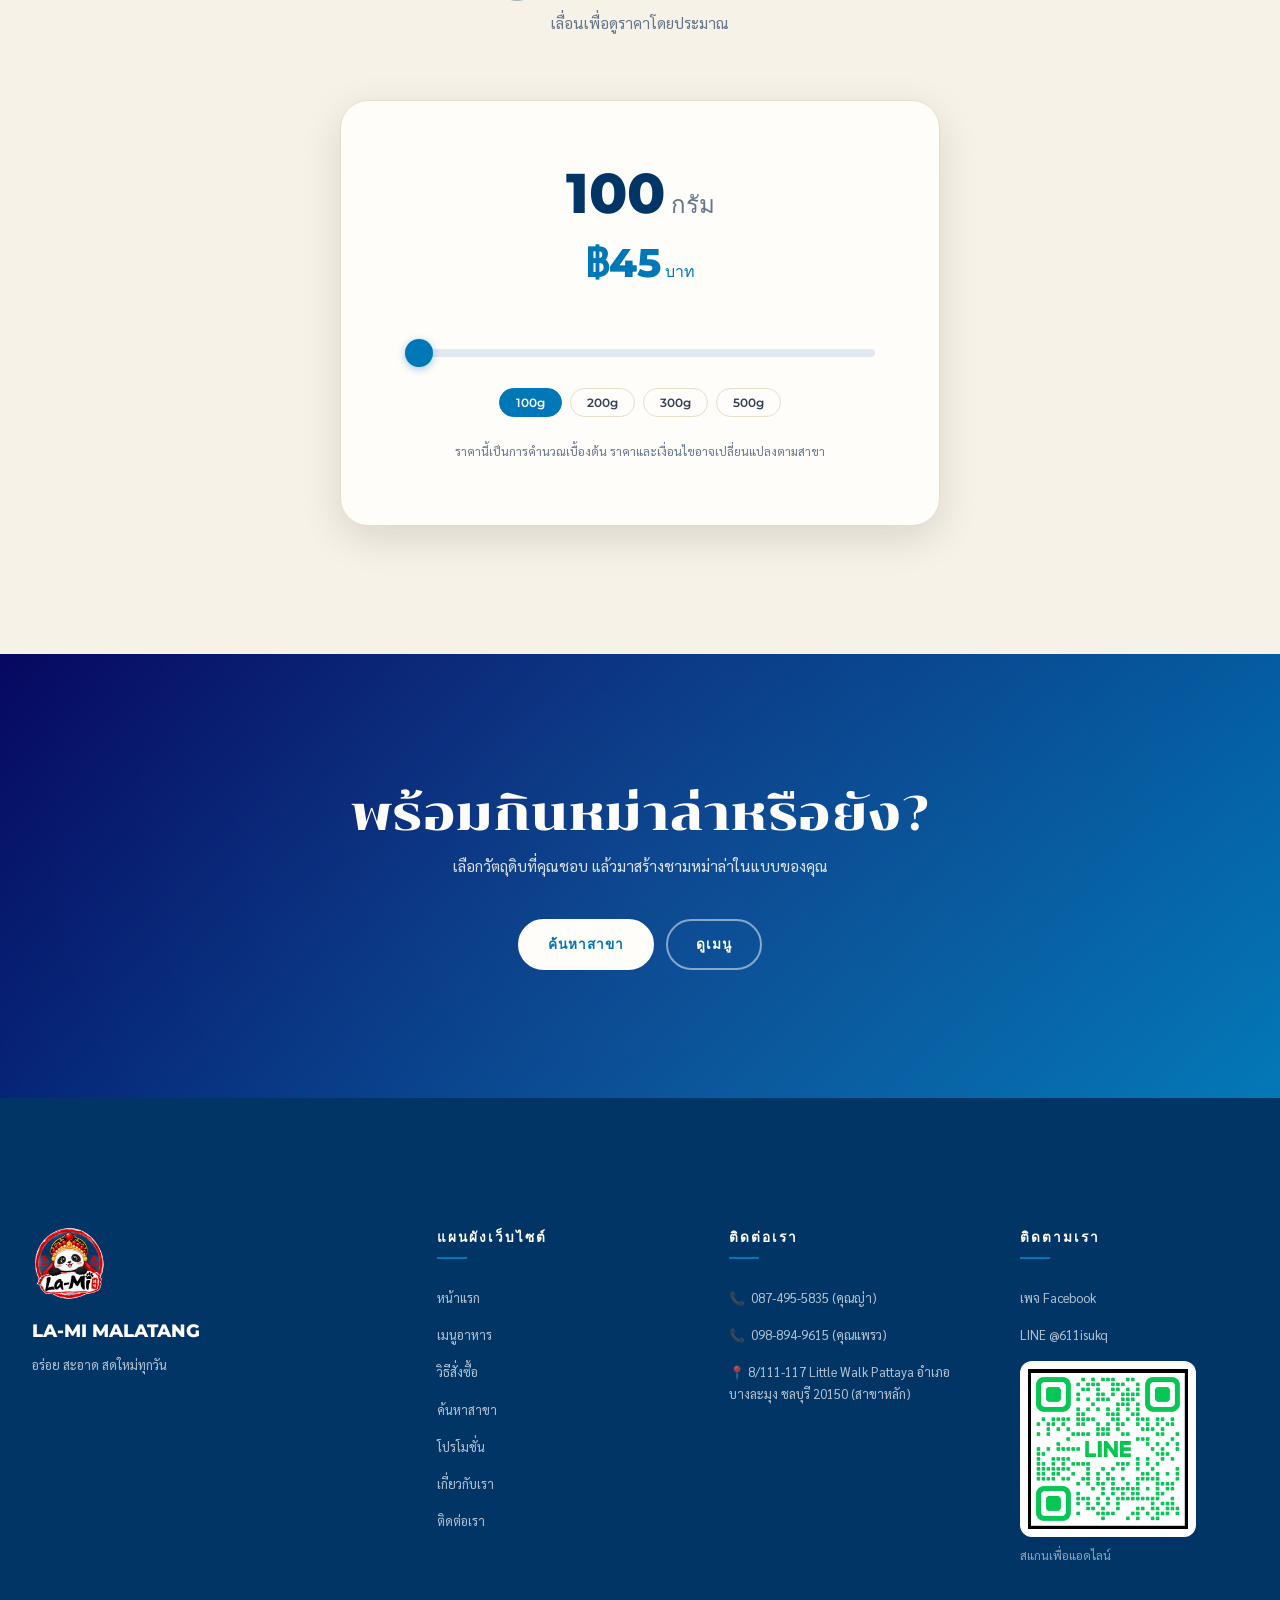
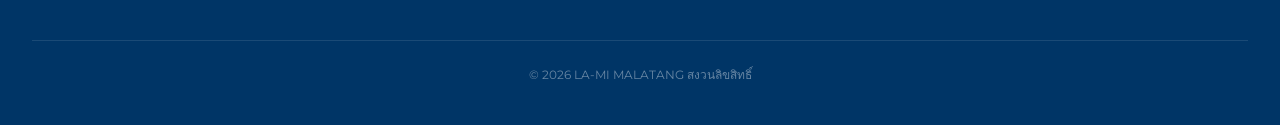
<file: menu/index.html>
<!DOCTYPE html>
<html lang="th">
<head>
    <meta charset="UTF-8">
    <meta name="viewport" content="width=device-width, initial-scale=1.0">
    <meta name="description" content="เมนูหม่าล่าทั่ง LA-MI MALATANG — หม่าล่าทั่งเลือกวัตถุดิบเองกว่า 60 ชนิด ทั้งเนื้อวัว หมูสไลซ์ ลูกชิ้น ผักสด และเส้น พร้อมน้ำซุป 5 สูตร ชั่งน้ำหนัก 45 บาท/100 กรัม และเครื่องคำนวณราคาก่อนสั่ง">
    <title data-i18n="doc_title_menu">เมนูหม่าล่าทั่ง เลือกวัตถุดิบเอง 60+ ชนิด และน้ำซุป 5 สูตร | LA-MI MALATANG</title>
    <link rel="icon" href="/favicon.ico" sizes="any">
    <link rel="icon" type="image/png" sizes="48x48" href="/assets/images/favicon-48.png">
    <link rel="icon" type="image/png" sizes="96x96" href="/assets/images/favicon-96.png">
    <link rel="icon" type="image/png" sizes="192x192" href="/assets/images/icon-192.png">
    <link rel="apple-touch-icon" sizes="180x180" href="/assets/images/apple-touch-icon.png">
    <link rel="stylesheet" href="/assets/css/styles.css?v=20261006c">
    <link rel="canonical" href="https://www.la-mi-malatang.com/menu">
    <meta name="robots" content="index, follow, max-image-preview:large">
    <meta name="theme-color" content="#0077B6">

    <!-- OPEN GRAPH / SOCIAL SHARING -->
    <meta property="og:type" content="website">
    <meta property="og:site_name" content="LA-MI MALATANG">
    <meta property="og:locale" content="th_TH">
    <meta property="og:locale:alternate" content="en_US">
    <meta property="og:url" content="https://www.la-mi-malatang.com/menu">
    <meta property="og:title" content="เมนูหม่าล่าทั่ง เลือกวัตถุดิบเอง 60+ ชนิด และน้ำซุป 5 สูตร | LA-MI MALATANG">
    <meta property="og:description" content="เมนูหม่าล่าทั่ง LA-MI MALATANG — หม่าล่าทั่งเลือกวัตถุดิบเองกว่า 60 ชนิด ทั้งเนื้อวัว หมูสไลซ์ ลูกชิ้น ผักสด และเส้น พร้อมน้ำซุป 5 สูตร ชั่งน้ำหนัก 45 บาท/100 กรัม และเครื่องคำนวณราคาก่อนสั่ง">
    <meta property="og:image" content="https://www.la-mi-malatang.com/assets/images/ingredients_flatlay.jpg">
    <meta property="og:image:alt" content="LA-MI MALATANG หม่าล่าทั่ง">
    <meta name="twitter:card" content="summary_large_image">
    <meta name="twitter:title" content="เมนูหม่าล่าทั่ง เลือกวัตถุดิบเอง 60+ ชนิด และน้ำซุป 5 สูตร | LA-MI MALATANG">
    <meta name="twitter:description" content="เมนูหม่าล่าทั่ง LA-MI MALATANG — หม่าล่าทั่งเลือกวัตถุดิบเองกว่า 60 ชนิด ทั้งเนื้อวัว หมูสไลซ์ ลูกชิ้น ผักสด และเส้น พร้อมน้ำซุป 5 สูตร ชั่งน้ำหนัก 45 บาท/100 กรัม และเครื่องคำนวณราคาก่อนสั่ง">
    <meta name="twitter:image" content="https://www.la-mi-malatang.com/assets/images/ingredients_flatlay.jpg">

    <style>
        .placeholder-img {
            width: 100%;
            height: 100%;
            display: flex;
            align-items: center;
            justify-content: center;
            font-size: 4rem;
        }
        .bg-meat { background: linear-gradient(135deg, #E0F2FE, #BAE6FD); }
        .bg-meatball { background: linear-gradient(135deg, #FEF3C7, #FDE68A); }
        .bg-vegetable { background: linear-gradient(135deg, #D1FAE5, #A7F3D0); }
        .bg-mushroom { background: linear-gradient(135deg, #F5F0E8, #E8DFD0); }
        .bg-tofu { background: linear-gradient(135deg, #FFF8E7, #FEF3C7); }
        .bg-noodle { background: linear-gradient(135deg, #FEF9C3, #FDE68A); }
        .bg-other { background: linear-gradient(135deg, #E0E7FF, #C7D2FE); }
    </style>
</head>
<body>
    <!-- HEADER -->
    <header class="header">
        <div class="header__inner">
            <div class="header__left">
                <nav class="nav">
                    <a href="/" class="nav__link" data-i18n="nav_home">HOME</a>
                    <a href="/menu" class="nav__link active" data-i18n="nav_menu">MENU</a>
                    <a href="/#how-to-order" class="nav__link" data-i18n="nav_how_to_order">HOW TO ORDER</a>
                </nav>
            </div>
            
            <a href="/" class="header__logo">
                <img src="/assets/images/logo.png?v=20260922" alt="LA-MI MALATANG">
                <div class="header__logo-text">LA-MI<small>MALATANG</small></div>
            </a>
            
            <div class="header__right">
                <nav class="nav">
                    <a href="/branches" class="nav__link" data-i18n="nav_branches">BRANCHES</a>
                    <a href="/promotions" class="nav__link" data-i18n="nav_promotions">PROMOTIONS</a>
                    <a href="/#about" class="nav__link" data-i18n="nav_about">ABOUT</a>
                    <a href="/#contact" class="nav__link" data-i18n="nav_contact">CONTACT</a>
                </nav>
                <div class="lang-switch">
                    <button class="lang-btn active" data-lang="th">TH</button>
                    <span class="lang-divider">|</span>
                    <button class="lang-btn" data-lang="en">EN</button>
                </div>
            </div>
            
            <div class="nav__toggle" id="navToggle">
                <span></span><span></span><span></span>
            </div>
        </div>
    </header>

    <!-- MOBILE MENU -->
    <div class="mobile-menu__overlay" id="mobileOverlay"></div>
    <div class="mobile-menu" id="mobileMenu">
        <a href="/" class="mobile-menu__link" data-i18n="nav_home">HOME</a>
        <a href="/menu" class="mobile-menu__link active" data-i18n="nav_menu">MENU</a>
        <a href="/#how-to-order" class="mobile-menu__link" data-i18n="nav_how_to_order">HOW TO ORDER</a>
        <a href="/branches" class="mobile-menu__link" data-i18n="nav_branches">BRANCHES</a>
        <a href="/promotions" class="mobile-menu__link" data-i18n="nav_promotions">PROMOTIONS</a>
        <a href="/#about" class="mobile-menu__link" data-i18n="nav_about">ABOUT</a>
        <a href="/#contact" class="mobile-menu__link" data-i18n="nav_contact">CONTACT</a>
        <div class="lang-switch lang-switch--mobile">
            <button class="lang-btn active" data-lang="th">TH</button>
            <span class="lang-divider">|</span>
            <button class="lang-btn" data-lang="en">EN</button>
        </div>
    </div>

    <!-- PAGE HERO -->
    <section class="page-hero reveal">
        <div class="container">
            <h1><span data-i18n="menu_page_title_1">OUR </span><span class="text-primary" data-i18n="menu_page_title_accent">MENU</span></h1>
            <p data-i18n="menu_page_sub">หม่าล่าทั่งเลือกวัตถุดิบเองกว่า 60 ชนิด พร้อมน้ำซุป 5 สูตร ราคา 45 บาท / 100 กรัม</p>
        </div>
    </section>

    <!-- MENU SECTION -->
    <section class="section">
        <div class="container">
            <div class="search-bar reveal">
                <input type="text" id="menuSearch" placeholder="ค้นหาวัตถุดิบ..." data-i18n-ph="search_placeholder">
                <button>🔍</button>
            </div>

            <div class="category-tabs reveal">
                <button class="category-tab active" data-filter="all" data-i18n="cat_all">ALL</button>
                <button class="category-tab" data-filter="meat" data-i18n="cat_meat">MEAT</button>
                <button class="category-tab" data-filter="seafood" data-i18n="cat_seafood">SEAFOOD</button>
                <button class="category-tab" data-filter="meatball" data-i18n="cat_balls">MEATBALL & TOFU</button>
                <button class="category-tab" data-filter="vegetable" data-i18n="cat_veg">VEGETABLE</button>
                <button class="category-tab" data-filter="mushroom" data-i18n="cat_mushroom">MUSHROOM</button>
                <button class="category-tab" data-filter="noodle" data-i18n="cat_noodles">NOODLE</button>
                <button class="category-tab" data-filter="ricedish" data-i18n="cat_ricedish">FAST DISHES</button>
            </div>

            <div class="menu-grid reveal">
                <!-- เนื้อสัตว์ -->
                <div class="ingredient-card" data-category="meat">
                    <div class="ingredient-card__img"><img src="/assets/images/menu/sliced_liver.jpg" alt="ตับหั่น - Sliced Liver" width="700" height="467" loading="lazy"></div>
                    <div class="ingredient-card__body">
                        <div class="ingredient-card__name">ตับหั่น</div>
                        <div class="ingredient-card__name-en">Sliced Liver</div>
                    </div>
                </div>
                <div class="ingredient-card" data-category="meat">
                    <div class="ingredient-card__img"><img src="/assets/images/menu/sabai_nang.jpg" alt="สไบนาง - Pork Uterus (Sabai Nang)" width="700" height="467" loading="lazy"></div>
                    <div class="ingredient-card__body">
                        <div class="ingredient-card__name">สไบนาง</div>
                        <div class="ingredient-card__name-en">Pork Uterus (Sabai Nang)</div>
                    </div>
                </div>
                <div class="ingredient-card" data-category="meat">
                    <div class="ingredient-card__img"><img src="/assets/images/menu/bouncy_pork.jpg" alt="หมูเด้ง - Bouncy Pork" width="700" height="467" loading="lazy"></div>
                    <div class="ingredient-card__body">
                        <div class="ingredient-card__name">หมูเด้ง</div>
                        <div class="ingredient-card__name-en">Bouncy Pork</div>
                    </div>
                </div>
                <div class="ingredient-card" data-category="meat">
                    <div class="ingredient-card__img"><img src="/assets/images/menu/duck_intestine.jpg" alt="ไส้เป็ด - Duck Intestine" width="700" height="467" loading="lazy"></div>
                    <div class="ingredient-card__body">
                        <div class="ingredient-card__name">ไส้เป็ด</div>
                        <div class="ingredient-card__name-en">Duck Intestine</div>
                    </div>
                </div>
                <div class="ingredient-card" data-category="meat">
                    <div class="ingredient-card__img"><img src="/assets/images/menu/marinated_pork_liver.jpg" alt="ตับหมูหมัก - Marinated Pork Liver" width="700" height="467" loading="lazy"></div>
                    <div class="ingredient-card__body">
                        <div class="ingredient-card__name">ตับหมูหมัก</div>
                        <div class="ingredient-card__name-en">Marinated Pork Liver</div>
                    </div>
                </div>
                <div class="ingredient-card" data-category="meat">
                    <div class="ingredient-card__img"><img src="/assets/images/menu/sesame_pork_belly.jpg" alt="สามชั้นหมักงา - Sesame Marinated Pork Belly" width="700" height="467" loading="lazy"></div>
                    <div class="ingredient-card__body">
                        <div class="ingredient-card__name">สามชั้นหมักงา</div>
                        <div class="ingredient-card__name-en">Sesame Marinated Pork Belly</div>
                    </div>
                </div>
                <div class="ingredient-card" data-category="meat">
                    <div class="ingredient-card__img"><img src="/assets/images/menu/pork_neck.jpg" alt="หมูสันคอ - Sliced Pork Neck" width="700" height="467" loading="lazy"></div>
                    <div class="ingredient-card__body">
                        <div class="ingredient-card__name">หมูสันคอ</div>
                        <div class="ingredient-card__name-en">Sliced Pork Neck</div>
                    </div>
                </div>
                <div class="ingredient-card" data-category="meat">
                    <div class="ingredient-card__img"><img src="/assets/images/menu/pork_belly.jpg" alt="หมูสามชั้น - Pork Belly" width="700" height="467" loading="lazy"></div>
                    <div class="ingredient-card__body">
                        <div class="ingredient-card__name">หมูสามชั้น</div>
                        <div class="ingredient-card__name-en">Pork Belly</div>
                    </div>
                </div>
                <div class="ingredient-card" data-category="meat">
                    <div class="ingredient-card__img"><img src="/assets/images/menu/beef_chuck.jpg" alt="เนื้อสันคอ - Sliced Beef Chuck" width="700" height="467" loading="lazy"></div>
                    <div class="ingredient-card__body">
                        <div class="ingredient-card__name">เนื้อสันคอ</div>
                        <div class="ingredient-card__name-en">Sliced Beef Chuck</div>
                    </div>
                </div>

                <!-- อาหารทะเล -->
                <div class="ingredient-card" data-category="seafood">
                    <div class="ingredient-card__img"><img src="/assets/images/menu/dory_fish.jpg" alt="ปลาดอลลี่ หั่นชิ้น - Sliced Dory Fish" width="700" height="467" loading="lazy"></div>
                    <div class="ingredient-card__body">
                        <div class="ingredient-card__name">ปลาดอลลี่ หั่นชิ้น</div>
                        <div class="ingredient-card__name-en">Sliced Dory Fish</div>
                    </div>
                </div>
                <div class="ingredient-card" data-category="seafood">
                    <div class="ingredient-card__img"><img src="/assets/images/menu/crispy_squid.jpg" alt="ปลาหมึกกรอบ - Crispy Squid" width="700" height="500" loading="lazy"></div>
                    <div class="ingredient-card__body">
                        <div class="ingredient-card__name">ปลาหมึกกรอบ</div>
                        <div class="ingredient-card__name-en">Crispy Squid</div>
                    </div>
                </div>
                <div class="ingredient-card" data-category="seafood">
                    <div class="ingredient-card__img"><img src="/assets/images/menu/squid_tentacles.jpg" alt="หนวดหมึกเรด้าหั่น - Sliced Squid Tentacles" width="700" height="461" loading="lazy"></div>
                    <div class="ingredient-card__body">
                        <div class="ingredient-card__name">หนวดหมึกเรด้าหั่น</div>
                        <div class="ingredient-card__name-en">Sliced Squid Tentacles</div>
                    </div>
                </div>
                <div class="ingredient-card" data-category="seafood">
                    <div class="ingredient-card__img"><img src="/assets/images/menu/mussels.jpg" alt="หอยแมลงภู่ - Mussels" width="700" height="467" loading="lazy"></div>
                    <div class="ingredient-card__body">
                        <div class="ingredient-card__name">หอยแมลงภู่</div>
                        <div class="ingredient-card__name-en">Mussels</div>
                    </div>
                </div>
                <div class="ingredient-card" data-category="seafood">
                    <div class="ingredient-card__img"><img src="/assets/images/menu/jellyfish.jpg" alt="แมงกะพรุน - Jellyfish" width="700" height="467" loading="lazy"></div>
                    <div class="ingredient-card__body">
                        <div class="ingredient-card__name">แมงกะพรุน</div>
                        <div class="ingredient-card__name-en">Jellyfish</div>
                    </div>
                </div>

                <!-- ลูกชิ้น / เต้าหู้ -->
                <div class="ingredient-card" data-category="meatball">
                    <div class="ingredient-card__img"><img src="/assets/images/menu/chikuwa.jpg" alt="ชิกุวะหรือลูกชิ้นปลาหลอด - Chikuwa Fish Tube" width="700" height="467" loading="lazy"></div>
                    <div class="ingredient-card__body">
                        <div class="ingredient-card__name">ชิกุวะหรือลูกชิ้นปลาหลอด</div>
                        <div class="ingredient-card__name-en">Chikuwa Fish Tube</div>
                    </div>
                </div>
                <div class="ingredient-card" data-category="meatball">
                    <div class="ingredient-card__img"><img src="/assets/images/menu/crab_stick.jpg" alt="ปูอัด - Crab Stick" width="700" height="467" loading="lazy"></div>
                    <div class="ingredient-card__body">
                        <div class="ingredient-card__name">ปูอัด</div>
                        <div class="ingredient-card__name-en">Crab Stick</div>
                    </div>
                </div>
                <div class="ingredient-card" data-category="meatball">
                    <div class="ingredient-card__img"><img src="/assets/images/menu/tofu_skin_stick.jpg" alt="ฟองเต้าหู้แบบแท่ง - Tofu Skin Sticks" width="700" height="467" loading="lazy"></div>
                    <div class="ingredient-card__body">
                        <div class="ingredient-card__name">ฟองเต้าหู้แบบแท่ง</div>
                        <div class="ingredient-card__name-en">Tofu Skin Sticks</div>
                    </div>
                </div>
                <div class="ingredient-card" data-category="meatball">
                    <div class="ingredient-card__img"><img src="/assets/images/menu/fancy_fish_ball.jpg" alt="ลูกชิ้นปลาแฟนซี - Fancy Fish Balls" width="700" height="467" loading="lazy"></div>
                    <div class="ingredient-card__body">
                        <div class="ingredient-card__name">ลูกชิ้นปลาแฟนซี</div>
                        <div class="ingredient-card__name-en">Fancy Fish Balls</div>
                    </div>
                </div>
                <div class="ingredient-card" data-category="meatball">
                    <div class="ingredient-card__img"><img src="/assets/images/menu/lep_mue_nang.jpg" alt="เล็บมือนาง - Lep Mue Nang Rolls" width="700" height="460" loading="lazy"></div>
                    <div class="ingredient-card__body">
                        <div class="ingredient-card__name">เล็บมือนาง</div>
                        <div class="ingredient-card__name-en">Lep Mue Nang Rolls</div>
                    </div>
                </div>
                <div class="ingredient-card" data-category="meatball">
                    <div class="ingredient-card__img"><img src="/assets/images/menu/chicken_seaweed_roll.jpg" alt="ไก่พันสาหร่าย - Chicken Seaweed Roll" width="700" height="503" loading="lazy"></div>
                    <div class="ingredient-card__body">
                        <div class="ingredient-card__name">ไก่พันสาหร่าย</div>
                        <div class="ingredient-card__name-en">Chicken Seaweed Roll</div>
                    </div>
                </div>
                <div class="ingredient-card" data-category="meatball">
                    <div class="ingredient-card__img"><img src="/assets/images/menu/quail_egg.jpg" alt="ไข่นกกระทา - Quail Eggs" width="700" height="467" loading="lazy"></div>
                    <div class="ingredient-card__body">
                        <div class="ingredient-card__name">ไข่นกกระทา</div>
                        <div class="ingredient-card__name-en">Quail Eggs</div>
                    </div>
                </div>
                <div class="ingredient-card" data-category="meatball">
                    <div class="ingredient-card__img"><img src="/assets/images/menu/mega_crab_stick.jpg" alt="ปูอัดเมก้าเเครบ - Mega Crab Stick" width="700" height="700" loading="lazy"></div>
                    <div class="ingredient-card__body">
                        <div class="ingredient-card__name">ปูอัดเมก้าเเครบ</div>
                        <div class="ingredient-card__name-en">Mega Crab Stick</div>
                    </div>
                </div>
                <div class="ingredient-card" data-category="meatball">
                    <div class="ingredient-card__img"><img src="/assets/images/menu/cut_tofu_skin.jpg" alt="ฟองเต้าหู้ตัด - Cut Tofu Skin" width="700" height="467" loading="lazy"></div>
                    <div class="ingredient-card__body">
                        <div class="ingredient-card__name">ฟองเต้าหู้ตัด</div>
                        <div class="ingredient-card__name-en">Cut Tofu Skin</div>
                    </div>
                </div>
                <div class="ingredient-card" data-category="meatball">
                    <div class="ingredient-card__img"><img src="/assets/images/menu/tofu_skin_bar.jpg" alt="ฟองเต้าหู้แท่ง - Tofu Skin Stick" width="700" height="467" loading="lazy"></div>
                    <div class="ingredient-card__body">
                        <div class="ingredient-card__name">ฟองเต้าหู้แท่ง</div>
                        <div class="ingredient-card__name-en">Tofu Skin Stick</div>
                    </div>
                </div>
                <div class="ingredient-card" data-category="meatball">
                    <div class="ingredient-card__img"><img src="/assets/images/menu/crispy_pork_meatball.jpg" alt="ลูกชิ้นหนังกรอบ - Crispy Pork Meatball" width="700" height="700" loading="lazy"></div>
                    <div class="ingredient-card__body">
                        <div class="ingredient-card__name">ลูกชิ้นหนังกรอบ</div>
                        <div class="ingredient-card__name-en">Crispy Pork Meatball</div>
                    </div>
                </div>
                <div class="ingredient-card" data-category="meatball">
                    <div class="ingredient-card__img"><img src="/assets/images/menu/aburaage.jpg" alt="อาบูราแกะ - Aburaage" width="700" height="467" loading="lazy"></div>
                    <div class="ingredient-card__body">
                        <div class="ingredient-card__name">อาบูราแกะ</div>
                        <div class="ingredient-card__name-en">Aburaage</div>
                    </div>
                </div>
                <div class="ingredient-card" data-category="meatball">
                    <div class="ingredient-card__img"><img src="/assets/images/menu/cheese_tofu.jpg" alt="เต้าหู้ชีส - Cheese Tofu" width="700" height="467" loading="lazy"></div>
                    <div class="ingredient-card__body">
                        <div class="ingredient-card__name">เต้าหู้ชีส</div>
                        <div class="ingredient-card__name-en">Cheese Tofu</div>
                    </div>
                </div>
                <div class="ingredient-card" data-category="meatball">
                    <div class="ingredient-card__img"><img src="/assets/images/menu/diced_fish_tofu.jpg" alt="เต้าหู้ปลาลูกเต๋า - Diced Fish Tofu" width="700" height="467" loading="lazy"></div>
                    <div class="ingredient-card__body">
                        <div class="ingredient-card__name">เต้าหู้ปลาลูกเต๋า</div>
                        <div class="ingredient-card__name-en">Diced Fish Tofu</div>
                    </div>
                </div>

                <!-- ผักสด -->
                <div class="ingredient-card" data-category="vegetable">
                    <div class="ingredient-card__img"><img src="/assets/images/menu/sunflower_sprouts.jpg" alt="ต้นอ่อนทานตะวัน - Sunflower Sprouts" width="700" height="467" loading="lazy"></div>
                    <div class="ingredient-card__body">
                        <div class="ingredient-card__name">ต้นอ่อนทานตะวัน</div>
                        <div class="ingredient-card__name-en">Sunflower Sprouts</div>
                    </div>
                </div>
                <div class="ingredient-card" data-category="vegetable">
                    <div class="ingredient-card__img"><img src="/assets/images/menu/choy_sum.jpg" alt="ผักกวางตุ้ง - Choy Sum" width="700" height="467" loading="lazy"></div>
                    <div class="ingredient-card__body">
                        <div class="ingredient-card__name">ผักกวางตุ้ง</div>
                        <div class="ingredient-card__name-en">Choy Sum</div>
                    </div>
                </div>
                <div class="ingredient-card" data-category="vegetable">
                    <div class="ingredient-card__img"><img src="/assets/images/menu/napa_cabbage.jpg" alt="ผักกาดขาว - Napa Cabbage" width="700" height="467" loading="lazy"></div>
                    <div class="ingredient-card__body">
                        <div class="ingredient-card__name">ผักกาดขาว</div>
                        <div class="ingredient-card__name-en">Napa Cabbage</div>
                    </div>
                </div>
                <div class="ingredient-card" data-category="vegetable">
                    <div class="ingredient-card__img"><img src="/assets/images/menu/culantro.jpg" alt="ผักชีฝรั่ง - Culantro" width="700" height="467" loading="lazy"></div>
                    <div class="ingredient-card__body">
                        <div class="ingredient-card__name">ผักชีฝรั่ง</div>
                        <div class="ingredient-card__name-en">Culantro</div>
                    </div>
                </div>
                <div class="ingredient-card" data-category="vegetable">
                    <div class="ingredient-card__img"><img src="/assets/images/menu/chrysanthemum_greens.jpg" alt="ผักตั้งโอ๋ - Chrysanthemum Greens" width="700" height="467" loading="lazy"></div>
                    <div class="ingredient-card__body">
                        <div class="ingredient-card__name">ผักตั้งโอ๋</div>
                        <div class="ingredient-card__name-en">Chrysanthemum Greens</div>
                    </div>
                </div>
                <div class="ingredient-card" data-category="vegetable">
                    <div class="ingredient-card__img"><img src="/assets/images/menu/spinach.jpg" alt="ผักป่วยเล้ง - Chinese Spinach" width="700" height="467" loading="lazy"></div>
                    <div class="ingredient-card__body">
                        <div class="ingredient-card__name">ผักป่วยเล้ง</div>
                        <div class="ingredient-card__name-en">Chinese Spinach</div>
                    </div>
                </div>
                <div class="ingredient-card" data-category="vegetable">
                    <div class="ingredient-card__img"><img src="/assets/images/menu/potato.jpg" alt="มันฝรั่ง - Potato" width="700" height="467" loading="lazy"></div>
                    <div class="ingredient-card__body">
                        <div class="ingredient-card__name">มันฝรั่ง</div>
                        <div class="ingredient-card__name-en">Potato</div>
                    </div>
                </div>
                <div class="ingredient-card" data-category="vegetable">
                    <div class="ingredient-card__img"><img src="/assets/images/menu/lotus_root.jpg" alt="รากบัวแผ่น - Sliced Lotus Root" width="700" height="467" loading="lazy"></div>
                    <div class="ingredient-card__body">
                        <div class="ingredient-card__name">รากบัวแผ่น</div>
                        <div class="ingredient-card__name-en">Sliced Lotus Root</div>
                    </div>
                </div>
                <div class="ingredient-card" data-category="vegetable">
                    <div class="ingredient-card__img"><img src="/assets/images/menu/wakame.jpg" alt="สาหร่ายวากาเมะ - Wakame Seaweed" width="700" height="467" loading="lazy"></div>
                    <div class="ingredient-card__body">
                        <div class="ingredient-card__name">สาหร่ายวากาเมะ</div>
                        <div class="ingredient-card__name-en">Wakame Seaweed</div>
                    </div>
                </div>
                <div class="ingredient-card" data-category="vegetable">
                    <div class="ingredient-card__img"><img src="/assets/images/menu/okra.jpg" alt="กระเจี๊ยบ - Okra" width="700" height="467" loading="lazy"></div>
                    <div class="ingredient-card__body">
                        <div class="ingredient-card__name">กระเจี๊ยบ</div>
                        <div class="ingredient-card__name-en">Okra</div>
                    </div>
                </div>
                <div class="ingredient-card" data-category="vegetable">
                    <div class="ingredient-card__img"><img src="/assets/images/menu/cauliflower.jpg" alt="กะหล่ำดอก - Cauliflower" width="700" height="467" loading="lazy"></div>
                    <div class="ingredient-card__body">
                        <div class="ingredient-card__name">กะหล่ำดอก</div>
                        <div class="ingredient-card__name-en">Cauliflower</div>
                    </div>
                </div>
                <div class="ingredient-card" data-category="vegetable">
                    <div class="ingredient-card__img"><img src="/assets/images/menu/baby_corn.jpg" alt="ข้าวโพดอ่อน - Baby Corn" width="700" height="467" loading="lazy"></div>
                    <div class="ingredient-card__body">
                        <div class="ingredient-card__name">ข้าวโพดอ่อน</div>
                        <div class="ingredient-card__name-en">Baby Corn</div>
                    </div>
                </div>
                <div class="ingredient-card" data-category="vegetable">
                    <div class="ingredient-card__img"><img src="/assets/images/menu/snow_peas.jpg" alt="ถั่วลันเตา - Snow Peas" width="700" height="467" loading="lazy"></div>
                    <div class="ingredient-card__body">
                        <div class="ingredient-card__name">ถั่วลันเตา</div>
                        <div class="ingredient-card__name-en">Snow Peas</div>
                    </div>
                </div>
                <div class="ingredient-card" data-category="vegetable">
                    <div class="ingredient-card__img"><img src="/assets/images/menu/broccoli.jpg" alt="บล็อคโคลี่ - Broccoli" width="700" height="467" loading="lazy"></div>
                    <div class="ingredient-card__body">
                        <div class="ingredient-card__name">บล็อคโคลี่</div>
                        <div class="ingredient-card__name-en">Broccoli</div>
                    </div>
                </div>
                <div class="ingredient-card" data-category="vegetable">
                    <div class="ingredient-card__img"><img src="/assets/images/menu/lettuce.jpg" alt="ผักกาดหอมนอก - Lettuce" width="700" height="467" loading="lazy"></div>
                    <div class="ingredient-card__body">
                        <div class="ingredient-card__name">ผักกาดหอมนอก</div>
                        <div class="ingredient-card__name-en">Lettuce</div>
                    </div>
                </div>
                <div class="ingredient-card" data-category="vegetable">
                    <div class="ingredient-card__img"><img src="/assets/images/menu/pumpkin.jpg" alt="ฝักทอง - Pumpkin" width="700" height="467" loading="lazy"></div>
                    <div class="ingredient-card__body">
                        <div class="ingredient-card__name">ฝักทอง</div>
                        <div class="ingredient-card__name-en">Pumpkin</div>
                    </div>
                </div>
                <div class="ingredient-card" data-category="vegetable">
                    <div class="ingredient-card__img"><img src="/assets/images/menu/carrot.jpg" alt="แครอท - Carrot" width="700" height="467" loading="lazy"></div>
                    <div class="ingredient-card__body">
                        <div class="ingredient-card__name">แครอท</div>
                        <div class="ingredient-card__name-en">Carrot</div>
                    </div>
                </div>

                <!-- เห็ด -->
                <div class="ingredient-card" data-category="mushroom">
                    <div class="ingredient-card__img"><img src="/assets/images/menu/black_shimeji.jpg" alt="เห็ดชิเมจิดำ - Black Shimeji Mushroom" width="700" height="467" loading="lazy"></div>
                    <div class="ingredient-card__body">
                        <div class="ingredient-card__name">เห็ดชิเมจิดำ</div>
                        <div class="ingredient-card__name-en">Black Shimeji Mushroom</div>
                    </div>
                </div>
                <div class="ingredient-card" data-category="mushroom">
                    <div class="ingredient-card__img"><img src="/assets/images/menu/shiitake.jpg" alt="เห็ดหอมสดบั้งลายดอก - Fresh Shiitake Mushroom" width="700" height="467" loading="lazy"></div>
                    <div class="ingredient-card__body">
                        <div class="ingredient-card__name">เห็ดหอมสดบั้งลายดอก</div>
                        <div class="ingredient-card__name-en">Fresh Shiitake Mushroom</div>
                    </div>
                </div>
                <div class="ingredient-card" data-category="mushroom">
                    <div class="ingredient-card__img"><img src="/assets/images/menu/wood_ear.jpg" alt="เห็ดหูหนู - Wood Ear Mushroom" width="700" height="467" loading="lazy"></div>
                    <div class="ingredient-card__body">
                        <div class="ingredient-card__name">เห็ดหูหนู</div>
                        <div class="ingredient-card__name-en">Wood Ear Mushroom</div>
                    </div>
                </div>
                <div class="ingredient-card" data-category="mushroom">
                    <div class="ingredient-card__img"><img src="/assets/images/menu/white_fungus.jpg" alt="เห็ดหูหนูขาว - White Wood Ear" width="700" height="467" loading="lazy"></div>
                    <div class="ingredient-card__body">
                        <div class="ingredient-card__name">เห็ดหูหนูขาว</div>
                        <div class="ingredient-card__name-en">White Wood Ear</div>
                    </div>
                </div>
                <div class="ingredient-card" data-category="mushroom">
                    <div class="ingredient-card__img"><img src="/assets/images/menu/king_oyster.jpg" alt="เห็ดออรินจิ - King Oyster Mushroom" width="700" height="467" loading="lazy"></div>
                    <div class="ingredient-card__body">
                        <div class="ingredient-card__name">เห็ดออรินจิ</div>
                        <div class="ingredient-card__name-en">King Oyster Mushroom</div>
                    </div>
                </div>
                <div class="ingredient-card" data-category="mushroom">
                    <div class="ingredient-card__img"><img src="/assets/images/menu/enoki.jpg" alt="เห็ดเข็มทอง - Enoki Mushroom" width="700" height="467" loading="lazy"></div>
                    <div class="ingredient-card__body">
                        <div class="ingredient-card__name">เห็ดเข็มทอง</div>
                        <div class="ingredient-card__name-en">Enoki Mushroom</div>
                    </div>
                </div>

                <!-- เส้น -->
                <div class="ingredient-card" data-category="noodle">
                    <div class="ingredient-card__img"><img src="/assets/images/menu/glass_noodle.jpg" alt="วุ้นเส้น - Glass Noodles" width="700" height="467" loading="lazy"></div>
                    <div class="ingredient-card__body">
                        <div class="ingredient-card__name">วุ้นเส้น</div>
                        <div class="ingredient-card__name-en">Glass Noodles</div>
                    </div>
                </div>
                <div class="ingredient-card" data-category="noodle">
                    <div class="ingredient-card__img"><img src="/assets/images/menu/jade_noodle.jpg" alt="หมี่หยก - Jade Noodles" width="700" height="467" loading="lazy"></div>
                    <div class="ingredient-card__body">
                        <div class="ingredient-card__name">หมี่หยก</div>
                        <div class="ingredient-card__name-en">Jade Noodles</div>
                    </div>
                </div>
                <div class="ingredient-card" data-category="noodle">
                    <div class="ingredient-card__img"><img src="/assets/images/menu/fresh_egg_noodle.jpg" alt="เส้นบะหมี่สด - Fresh Egg Noodles" width="700" height="467" loading="lazy"></div>
                    <div class="ingredient-card__body">
                        <div class="ingredient-card__name">เส้นบะหมี่สด</div>
                        <div class="ingredient-card__name-en">Fresh Egg Noodles</div>
                    </div>
                </div>
                <div class="ingredient-card" data-category="noodle">
                    <div class="ingredient-card__img"><img src="/assets/images/menu/konjac_noodle.jpg" alt="เส้นบุก - Konjac Noodles" width="700" height="467" loading="lazy"></div>
                    <div class="ingredient-card__body">
                        <div class="ingredient-card__name">เส้นบุก</div>
                        <div class="ingredient-card__name-en">Konjac Noodles</div>
                    </div>
                </div>
                <div class="ingredient-card" data-category="noodle">
                    <div class="ingredient-card__img"><img src="/assets/images/menu/instant_noodle.jpg" alt="เส้นมาม่า - Instant Noodles" width="700" height="467" loading="lazy"></div>
                    <div class="ingredient-card__body">
                        <div class="ingredient-card__name">เส้นมาม่า</div>
                        <div class="ingredient-card__name-en">Instant Noodles</div>
                    </div>
                </div>
                <div class="ingredient-card" data-category="noodle">
                    <div class="ingredient-card__img"><img src="/assets/images/menu/sweet_potato_noodle.jpg" alt="เส้นมัน - Sweet Potato Noodle" width="700" height="467" loading="lazy"></div>
                    <div class="ingredient-card__body">
                        <div class="ingredient-card__name">เส้นมัน</div>
                        <div class="ingredient-card__name-en">Sweet Potato Noodle</div>
                    </div>
                </div>
                <div class="ingredient-card" data-category="noodle">
                    <div class="ingredient-card__img"><img src="/assets/images/menu/udon_noodle.jpg" alt="เส้นอูด้ง - Udon Noodle" width="700" height="467" loading="lazy"></div>
                    <div class="ingredient-card__body">
                        <div class="ingredient-card__name">เส้นอูด้ง</div>
                        <div class="ingredient-card__name-en">Udon Noodle</div>
                    </div>
                </div>
                <div class="ingredient-card" data-category="noodle">
                    <div class="ingredient-card__img"><img src="/assets/images/menu/kelp_noodle_small.jpg" alt="เส้นแก้วเล็ก - Small Kelp Noodle" width="700" height="467" loading="lazy"></div>
                    <div class="ingredient-card__body">
                        <div class="ingredient-card__name">เส้นแก้วเล็ก</div>
                        <div class="ingredient-card__name-en">Small Kelp Noodle</div>
                    </div>
                </div>
                <div class="ingredient-card" data-category="noodle">
                    <div class="ingredient-card__img"><img src="/assets/images/menu/kelp_noodle_large.jpg" alt="เส้นแก้วใหญ่ - Large Kelp Noodle" width="700" height="467" loading="lazy"></div>
                    <div class="ingredient-card__body">
                        <div class="ingredient-card__name">เส้นแก้วใหญ่</div>
                        <div class="ingredient-card__name-en">Large Kelp Noodle</div>
                    </div>
                </div>
                <!-- อาหารจานด่วน -->
                <div class="ingredient-card" data-category="ricedish">
                    <div class="ingredient-card__img"><img src="/assets/images/menu/boiled_fish_pickled_cabbage.jpg" alt="ปลาต้มผักกาดดองโบราณ - Boiled Fish with Pickled Cabbage" width="700" height="700" loading="lazy"></div>
                    <div class="ingredient-card__body">
                        <div class="ingredient-card__name">ปลาต้มผักกาดดองโบราณ</div>
                        <div class="ingredient-card__name-en">Boiled Fish with Pickled Cabbage</div>
                        <div class="ingredient-card__price">199 <span data-i18n="unit_baht">บาท</span></div>
                    </div>
                </div>
                <div class="ingredient-card" data-category="ricedish">
                    <div class="ingredient-card__img"><img src="/assets/images/menu/stirfried_pork_bell_pepper.jpg" alt="หมูผัดพริกหยวก - Stir-fried Pork with Bell Pepper" width="700" height="700" loading="lazy"></div>
                    <div class="ingredient-card__body">
                        <div class="ingredient-card__name">หมูผัดพริกหยวก</div>
                        <div class="ingredient-card__name-en">Stir-fried Pork with Bell Pepper</div>
                        <div class="ingredient-card__price">199 <span data-i18n="unit_baht">บาท</span><small data-i18n="with_rice">พร้อมข้าวสวย 1 ถ้วย</small></div>
                    </div>
                </div>
            </div>
        </div>
    </section>

    <!-- PRICE CALCULATOR -->
    <section class="section section--light reveal">
        <div class="container">
            <div class="section-heading">
                <h2 data-i18n="calc_title">WONDERING HOW MUCH?</h2>
                <p data-i18n="calc_sub">เลื่อนเพื่อดูราคาโดยประมาณ</p>
            </div>
            <div class="calculator">
                <div class="calculator__display">
                    <div class="calculator__weight" id="calcWeight"><span id="calcWeightNum">100</span><span class="calculator__unit" data-i18n="unit_gram">กรัม</span></div>
                    <div class="calculator__price" id="calcPrice">฿<span id="calcPriceNum">45</span><span class="calculator__unit" data-i18n="unit_baht">บาท</span></div>
                </div>
                <div class="calculator__slider">
                    <input type="range" id="calcSlider" min="100" max="1000" step="50" value="100">
                </div>
                <div class="calculator__presets">
                    <button class="calculator__preset active" data-weight="100">100g</button>
                    <button class="calculator__preset" data-weight="200">200g</button>
                    <button class="calculator__preset" data-weight="300">300g</button>
                    <button class="calculator__preset" data-weight="500">500g</button>
                </div>
                <p class="calculator__note" data-i18n="calc_note">ราคานี้เป็นการคำนวณเบื้องต้น ราคาและเงื่อนไขอาจเปลี่ยนแปลงตามสาขา</p>
            </div>
        </div>
    </section>

    <!-- CONTACT CTA -->
    <section class="contact-cta reveal">
        <div class="container">
            <h2 data-i18n="contact_title">READY FOR YOUR MALA?</h2>
            <p data-i18n="contact_desc">เลือกวัตถุดิบที่คุณชอบ แล้วมาสร้างชามหม่าล่าในแบบของคุณ</p>
            <div class="btn-group">
                <a href="/branches" class="btn btn--white" data-i18n="nav_btn_branch">FIND A BRANCH</a>
                <a href="/menu" class="btn btn--outline-white" data-i18n="sig_btn">VIEW MENU</a>
            </div>
        </div>
    </section>

    <!-- FOOTER -->
    <footer class="footer">
        <div class="container">
            <div class="footer__grid">
                <div class="footer__brand">
                    <img src="/assets/images/logo.png?v=20260922" alt="LA-MI MALATANG">
                    <div class="footer__brand-name">LA-MI MALATANG</div>
                    <p data-i18n="footer_tagline">อร่อย สะอาด สดใหม่ทุกวัน</p>
                </div>
                <div class="footer__col">
                    <h4 data-i18n="footer_sitemap">SITEMAP</h4>
                    <ul>
                        <li><a href="/" data-i18n="nav_home">Home</a></li>
                        <li><a href="/menu" data-i18n="nav_menu">Menu</a></li>
                        <li><a href="/#how-to-order" data-i18n="nav_how_to_order">How to Order</a></li>
                        <li><a href="/branches" data-i18n="nav_branches">Branches</a></li>
                        <li><a href="/promotions" data-i18n="nav_promotions">Promotions</a></li>
                        <li><a href="/#about" data-i18n="nav_about">About</a></li>
                        <li><a href="/#contact" data-i18n="nav_contact">Contact</a></li>
                    </ul>
                </div>
                <div class="footer__col">
                    <h4 data-i18n="footer_contact">CONTACT</h4>
                    <ul>
                        <li><a href="tel:0874955835">📞 <span data-i18n="phone_main">087-495-5835 (คุณญ่า)</span></a></li>
                        <li><a href="tel:0988949615">📞 <span data-i18n="phone_huaiyai">098-894-9615 (คุณแพรว)</span></a></li>
                        <li><a href="https://maps.google.com/?q=8/111-117+Little+Walk+Pattaya+Amphoe+Bang+Lamung+Thailand+Chon+Buri+20150" target="_blank" rel="noopener" data-i18n="footer_address">📍 8/111-117 Little Walk Pattaya อำเภอบางละมุง ชลบุรี 20150 (สาขาหลัก)</a></li>
                    </ul>
                </div>
                <div class="footer__col">
                    <h4 data-i18n="footer_follow">FOLLOW US</h4>
                    <ul>
                        <li><a href="https://www.facebook.com/profile.php?id=100093087823403" target="_blank" rel="noopener" data-i18n="footer_fb_page">Facebook Page</a></li>
                        <li><a href="https://lin.ee/z2csSbv" target="_blank" rel="noopener" data-i18n="footer_line">LINE @611isukq</a></li>
                        <li class="footer__qr">
                            <a href="https://lin.ee/z2csSbv" target="_blank" rel="noopener" aria-label="LINE @611isukq"><img src="/assets/images/line_qr.png" width="288" height="288" alt="QR code แอดไลน์ LA-MI MALATANG @611isukq" loading="lazy"></a>
                            <span data-i18n="footer_line_scan">สแกนเพื่อแอดไลน์</span>
                        </li>
                    </ul>
                </div>
            </div>
            <div class="footer__bottom" data-i18n="footer_copy">
                &copy; 2026 LA-MI MALATANG สงวนลิขสิทธิ์
            </div>
        </div>
    </footer>

    <script src="/assets/js/i18n.js?v=20261006f"></script>
    <script src="/assets/js/app.js?v=20260923a"></script>
</body>
</html>
</file>
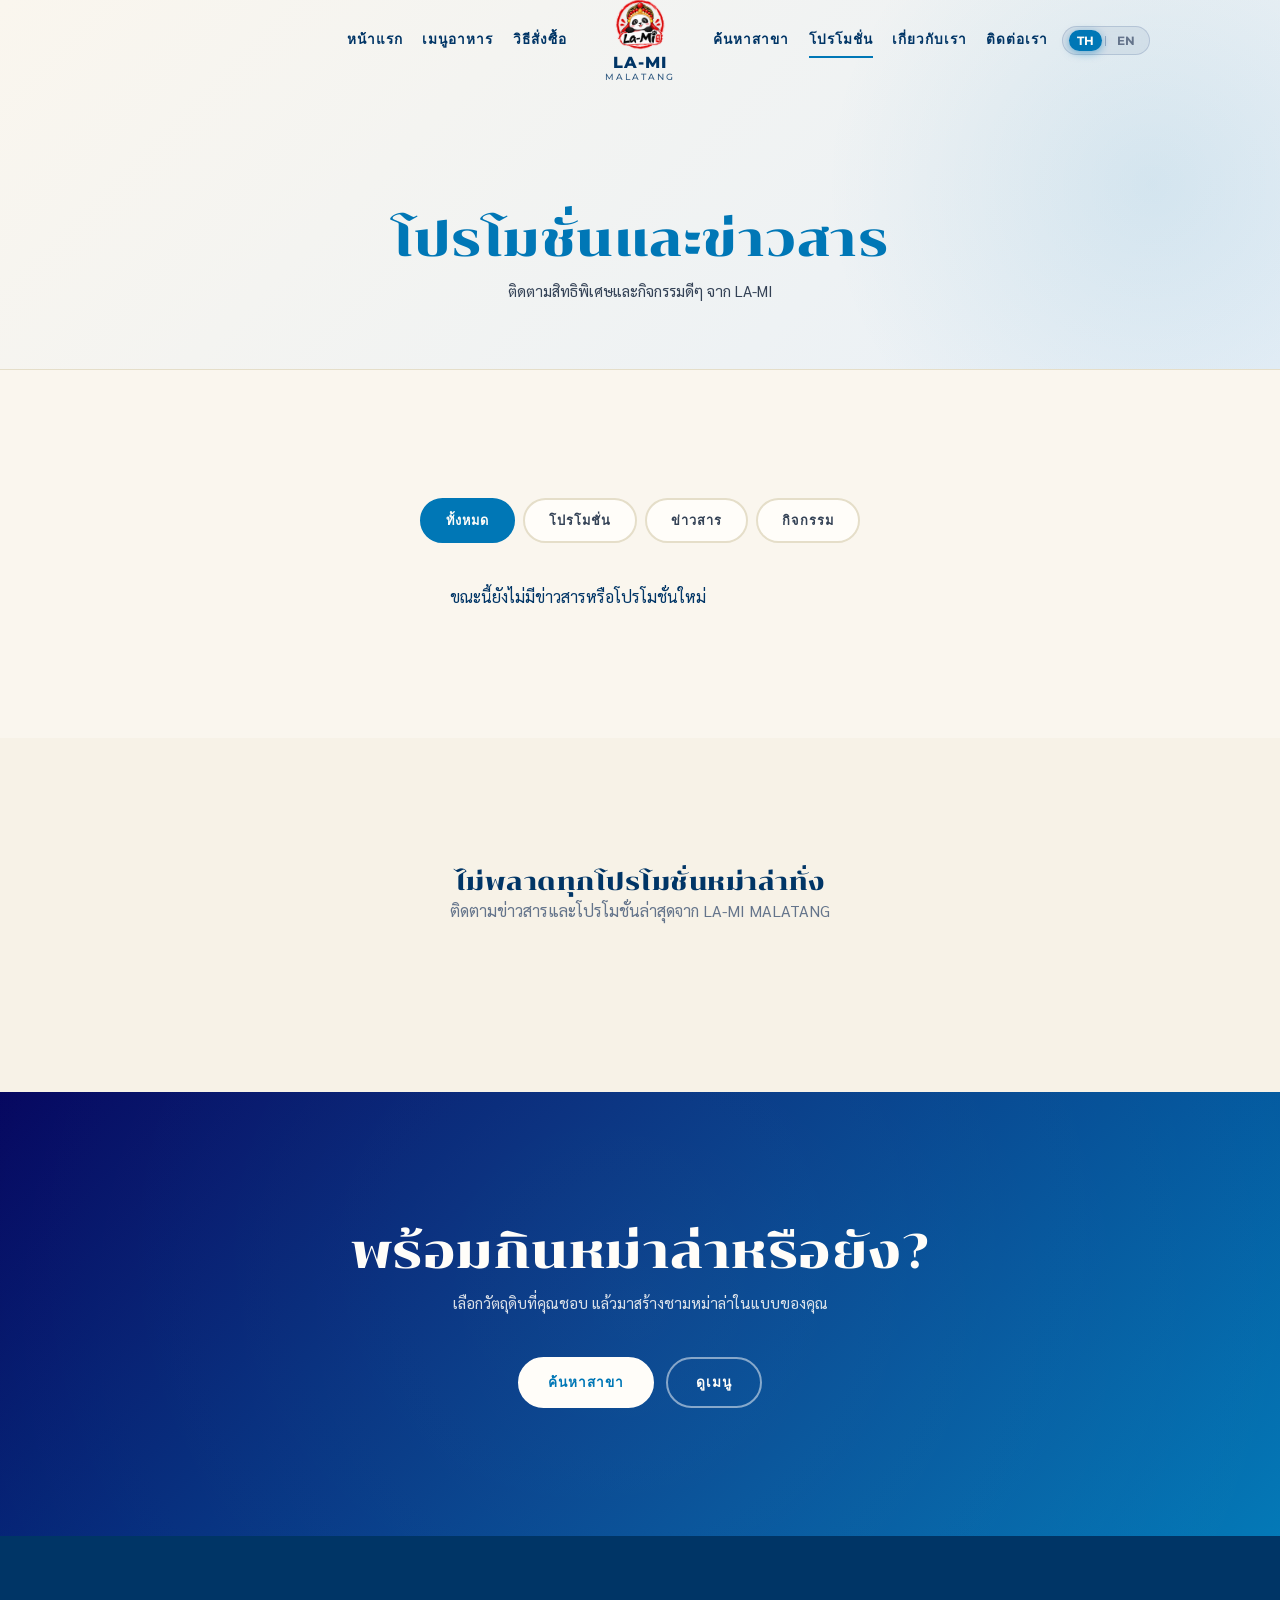
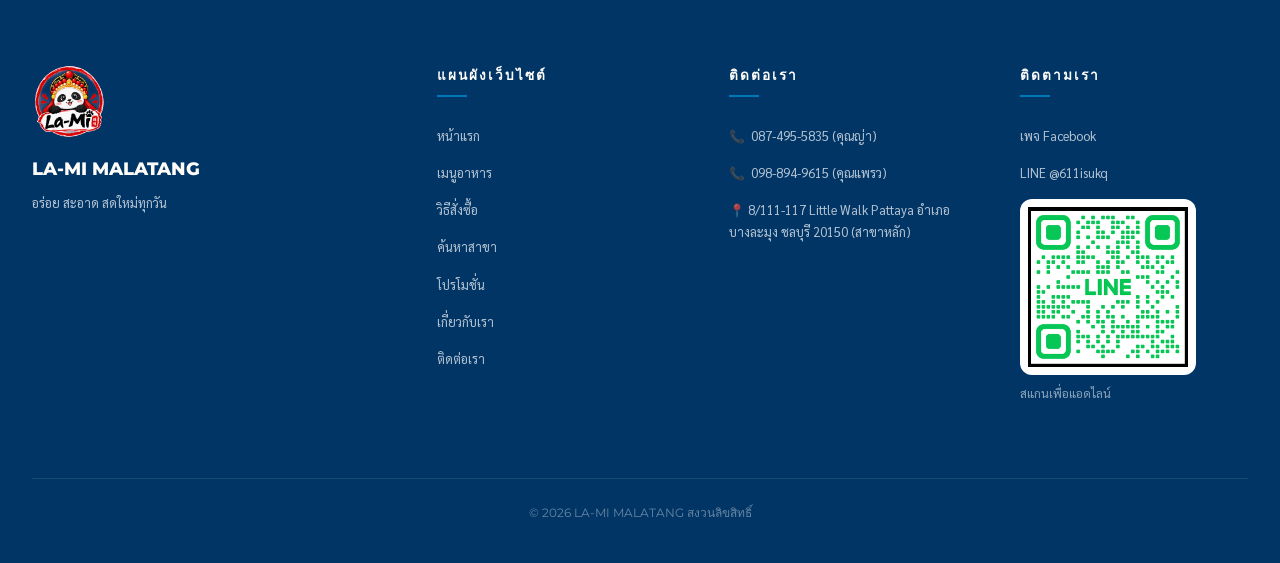
<file: promotions/index.html>
<!DOCTYPE html>
<html lang="th">
<head>
    <meta charset="UTF-8">
    <meta name="viewport" content="width=device-width, initial-scale=1.0">
    <meta name="description" content="ติดตามข่าวสารและกิจกรรมจาก LA-MI MALATANG สาขาพัทยา อ่าวอุดม และห้วยใหญ่ ชลบุรี">
    <title data-i18n="doc_title_promotions">โปรโมชั่นหม่าล่าทั่ง LA-MI MALATANG พัทยา อ่าวอุดม ห้วยใหญ่</title>
    <link rel="icon" href="/favicon.ico" sizes="any">
    <link rel="icon" type="image/png" sizes="48x48" href="/assets/images/favicon-48.png">
    <link rel="icon" type="image/png" sizes="96x96" href="/assets/images/favicon-96.png">
    <link rel="icon" type="image/png" sizes="192x192" href="/assets/images/icon-192.png">
    <link rel="apple-touch-icon" sizes="180x180" href="/assets/images/apple-touch-icon.png">
    <link rel="stylesheet" href="/assets/css/styles.css?v=20261006c">
    <link rel="canonical" href="https://www.la-mi-malatang.com/promotions">
    <meta name="robots" content="index, follow, max-image-preview:large">
    <meta name="theme-color" content="#0077B6">

    <!-- OPEN GRAPH / SOCIAL SHARING -->
    <meta property="og:type" content="website">
    <meta property="og:site_name" content="LA-MI MALATANG">
    <meta property="og:locale" content="th_TH">
    <meta property="og:locale:alternate" content="en_US">
    <meta property="og:url" content="https://www.la-mi-malatang.com/promotions">
    <meta property="og:title" content="โปรโมชั่นหม่าล่าทั่ง LA-MI MALATANG พัทยา อ่าวอุดม ห้วยใหญ่">
    <meta property="og:description" content="ติดตามข่าวสารและกิจกรรมจาก LA-MI MALATANG สาขาพัทยา อ่าวอุดม และห้วยใหญ่ ชลบุรี">
    <meta property="og:image" content="https://www.la-mi-malatang.com/assets/images/food_promo.jpg">
    <meta property="og:image:alt" content="LA-MI MALATANG หม่าล่าทั่ง">
    <meta name="twitter:card" content="summary_large_image">
    <meta name="twitter:title" content="โปรโมชั่นหม่าล่าทั่ง LA-MI MALATANG พัทยา อ่าวอุดม ห้วยใหญ่">
    <meta name="twitter:description" content="ติดตามข่าวสารและกิจกรรมจาก LA-MI MALATANG สาขาพัทยา อ่าวอุดม และห้วยใหญ่ ชลบุรี">
    <meta name="twitter:image" content="https://www.la-mi-malatang.com/assets/images/food_promo.jpg">

    <style>
        .badge--blue {
            background: rgba(59, 130, 246, 0.15);
            color: #2563EB;
            border: 1px solid rgba(59, 130, 246, 0.3);
        }
        .promo-img-placeholder {
            width: 100%;
            height: 100%;
            display: flex;
            align-items: center;
            justify-content: center;
            font-size: 4rem;
            color: white;
            font-family: var(--ff-en);
            font-weight: 800;
            text-align: center;
            padding: 20px;
            line-height: 1.2;
        }
        .bg-gradient-red { background: linear-gradient(135deg, #0077B6, #00B4D8); }
        .bg-gradient-dark { background: linear-gradient(135deg, #03045E, #0077B6); }
        .bg-gradient-gold { background: linear-gradient(135deg, #D4A843, #B8902F); }
    </style>
</head>
<body>
    <!-- HEADER -->
    <header class="header">
        <div class="header__inner">
            <div class="header__left">
                <nav class="nav">
                    <a href="/" class="nav__link" data-i18n="nav_home">HOME</a>
                    <a href="/menu" class="nav__link" data-i18n="nav_menu">MENU</a>
                    <a href="/#how-to-order" class="nav__link" data-i18n="nav_how_to_order">HOW TO ORDER</a>
                </nav>
            </div>
            
            <a href="/" class="header__logo">
                <img src="/assets/images/logo.png?v=20260922" alt="LA-MI MALATANG">
                <div class="header__logo-text">LA-MI<small>MALATANG</small></div>
            </a>
            
            <div class="header__right">
                <nav class="nav">
                    <a href="/branches" class="nav__link" data-i18n="nav_branches">BRANCHES</a>
                    <a href="/promotions" class="nav__link active" data-i18n="nav_promotions">PROMOTIONS</a>
                    <a href="/#about" class="nav__link" data-i18n="nav_about">ABOUT</a>
                    <a href="/#contact" class="nav__link" data-i18n="nav_contact">CONTACT</a>
                </nav>
                <div class="lang-switch">
                    <button class="lang-btn active" data-lang="th">TH</button>
                    <span class="lang-divider">|</span>
                    <button class="lang-btn" data-lang="en">EN</button>
                </div>
            </div>
            
            <div class="nav__toggle" id="navToggle">
                <span></span><span></span><span></span>
            </div>
        </div>
    </header>

    <!-- MOBILE MENU -->
    <div class="mobile-menu__overlay" id="mobileOverlay"></div>
    <div class="mobile-menu" id="mobileMenu">
        <a href="/" class="mobile-menu__link" data-i18n="nav_home">HOME</a>
        <a href="/menu" class="mobile-menu__link" data-i18n="nav_menu">MENU</a>
        <a href="/#how-to-order" class="mobile-menu__link" data-i18n="nav_how_to_order">HOW TO ORDER</a>
        <a href="/branches" class="mobile-menu__link" data-i18n="nav_branches">BRANCHES</a>
        <a href="/promotions" class="mobile-menu__link active" data-i18n="nav_promotions">PROMOTIONS</a>
        <a href="/#about" class="mobile-menu__link" data-i18n="nav_about">ABOUT</a>
        <a href="/#contact" class="mobile-menu__link" data-i18n="nav_contact">CONTACT</a>
        <div class="lang-switch lang-switch--mobile">
            <button class="lang-btn active" data-lang="th">TH</button>
            <span class="lang-divider">|</span>
            <button class="lang-btn" data-lang="en">EN</button>
        </div>
    </div>

    <!-- PAGE HERO -->
    <section class="page-hero reveal">
        <div class="container">
            <h1><span data-i18n="promo_page_title_1">PROMOTIONS & </span><span class="text-primary" data-i18n="promo_page_title_accent">NEWS</span></h1>
            <p data-i18n="promo_page_sub">โปรโมชั่นและข่าวสารจาก LA-MI MALATANG</p>
        </div>
    </section>

    <!-- PROMOTIONS SECTION -->
    <section class="section reveal">
        <div class="container">
            <div class="category-tabs mb-xl">
                <button class="category-tab active" data-filter="all" data-i18n="tab_all">ALL</button>
                <button class="category-tab" data-filter="promo" data-i18n="tab_promo">PROMOTIONS</button>
                <button class="category-tab" data-filter="news" data-i18n="tab_news">NEWS</button>
                <button class="category-tab" data-filter="event" data-i18n="tab_event">EVENTS</button>
            </div>

            <div class="promo-grid" data-news-list>
            </div>
        </div>
    </section>

    <!-- NEWSLETTER SECTION -->
    <section class="section section--light reveal text-center">
        <div class="container">
            <h2 data-i18n="promo_follow_title">ไม่พลาดทุกโปรโมชั่นหม่าล่าทั่ง</h2>
            <p class="text-muted mb-lg" data-i18n="promo_follow_sub">ติดตามข่าวสารและโปรโมชั่นล่าสุดจาก LA-MI MALATANG</p>
        </div>
    </section>

    <!-- CONTACT CTA -->
    <section class="contact-cta reveal">
        <div class="container">
            <h2 data-i18n="contact_title">READY FOR YOUR MALA?</h2>
            <p data-i18n="contact_desc">เลือกวัตถุดิบที่คุณชอบ แล้วมาสร้างชามหม่าล่าในแบบของคุณ</p>
            <div class="btn-group">
                <a href="/branches" class="btn btn--white" data-i18n="nav_btn_branch">FIND A BRANCH</a>
                <a href="/menu" class="btn btn--outline-white" data-i18n="sig_btn">VIEW MENU</a>
            </div>
        </div>
    </section>

    <!-- FOOTER -->
    <footer class="footer">
        <div class="container">
            <div class="footer__grid">
                <div class="footer__brand">
                    <img src="/assets/images/logo.png?v=20260922" alt="LA-MI MALATANG">
                    <div class="footer__brand-name">LA-MI MALATANG</div>
                    <p data-i18n="footer_tagline">อร่อย สะอาด สดใหม่ทุกวัน</p>
                </div>
                <div class="footer__col">
                    <h4 data-i18n="footer_sitemap">SITEMAP</h4>
                    <ul>
                        <li><a href="/" data-i18n="nav_home">Home</a></li>
                        <li><a href="/menu" data-i18n="nav_menu">Menu</a></li>
                        <li><a href="/#how-to-order" data-i18n="nav_how_to_order">How to Order</a></li>
                        <li><a href="/branches" data-i18n="nav_branches">Branches</a></li>
                        <li><a href="/promotions" data-i18n="nav_promotions">Promotions</a></li>
                        <li><a href="/#about" data-i18n="nav_about">About</a></li>
                        <li><a href="/#contact" data-i18n="nav_contact">Contact</a></li>
                    </ul>
                </div>
                <div class="footer__col">
                    <h4 data-i18n="footer_contact">CONTACT</h4>
                    <ul>
                        <li><a href="tel:0874955835">📞 <span data-i18n="phone_main">087-495-5835 (คุณญ่า)</span></a></li>
                        <li><a href="tel:0988949615">📞 <span data-i18n="phone_huaiyai">098-894-9615 (คุณแพรว)</span></a></li>
                        <li><a href="https://maps.google.com/?q=8/111-117+Little+Walk+Pattaya+Amphoe+Bang+Lamung+Thailand+Chon+Buri+20150" target="_blank" rel="noopener" data-i18n="footer_address">📍 8/111-117 Little Walk Pattaya อำเภอบางละมุง ชลบุรี 20150 (สาขาหลัก)</a></li>
                    </ul>
                </div>
                <div class="footer__col">
                    <h4 data-i18n="footer_follow">FOLLOW US</h4>
                    <ul>
                        <li><a href="https://www.facebook.com/profile.php?id=100093087823403" target="_blank" rel="noopener" data-i18n="footer_fb_page">Facebook Page</a></li>
                        <li><a href="https://lin.ee/z2csSbv" target="_blank" rel="noopener" data-i18n="footer_line">LINE @611isukq</a></li>
                        <li class="footer__qr">
                            <a href="https://lin.ee/z2csSbv" target="_blank" rel="noopener" aria-label="LINE @611isukq"><img src="/assets/images/line_qr.png" width="288" height="288" alt="QR code แอดไลน์ LA-MI MALATANG @611isukq" loading="lazy"></a>
                            <span data-i18n="footer_line_scan">สแกนเพื่อแอดไลน์</span>
                        </li>
                    </ul>
                </div>
            </div>
            <div class="footer__bottom" data-i18n="footer_copy">
                &copy; 2026 LA-MI MALATANG สงวนลิขสิทธิ์
            </div>
        </div>
    </footer>

    <script src="/assets/js/i18n.js?v=20261006f"></script>
    <script src="/assets/js/news.js?v=20261006b"></script>
    <script src="/assets/js/app.js?v=20260923a"></script>
</body>
</html>
</file>
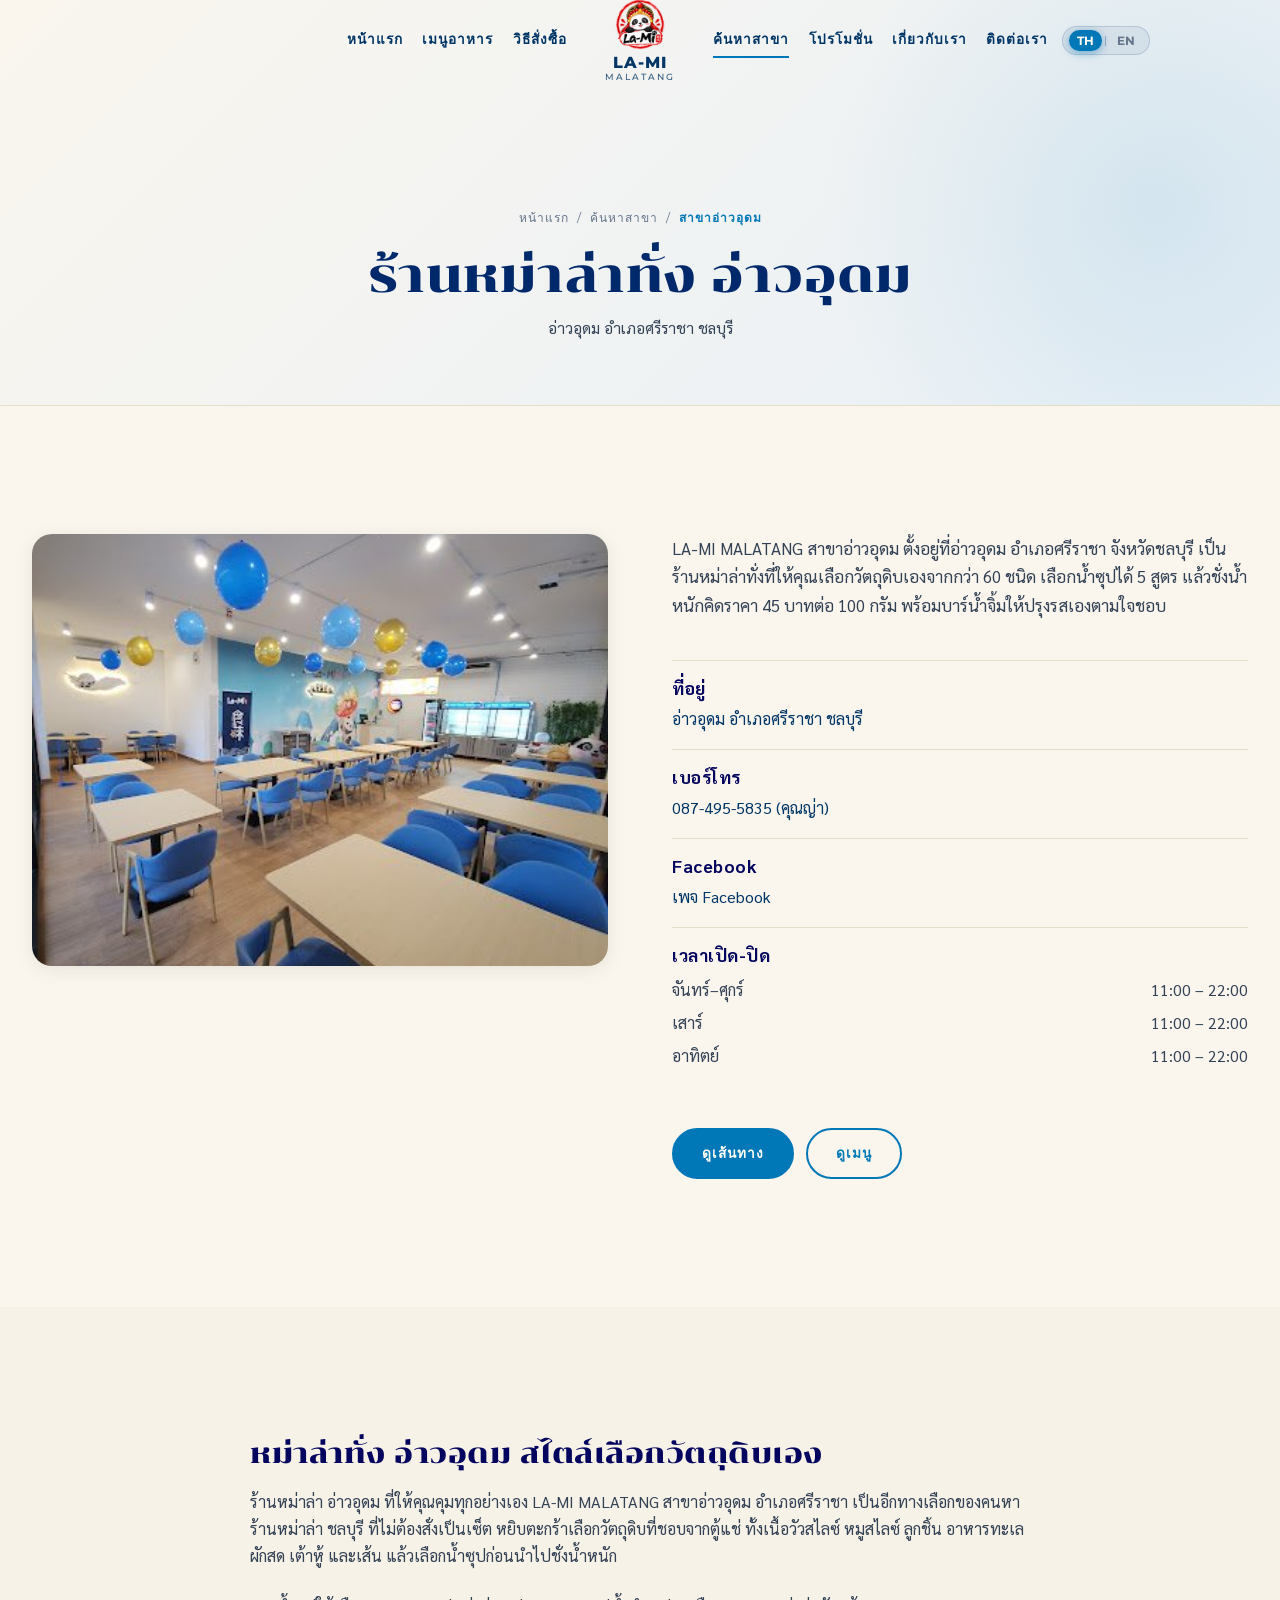
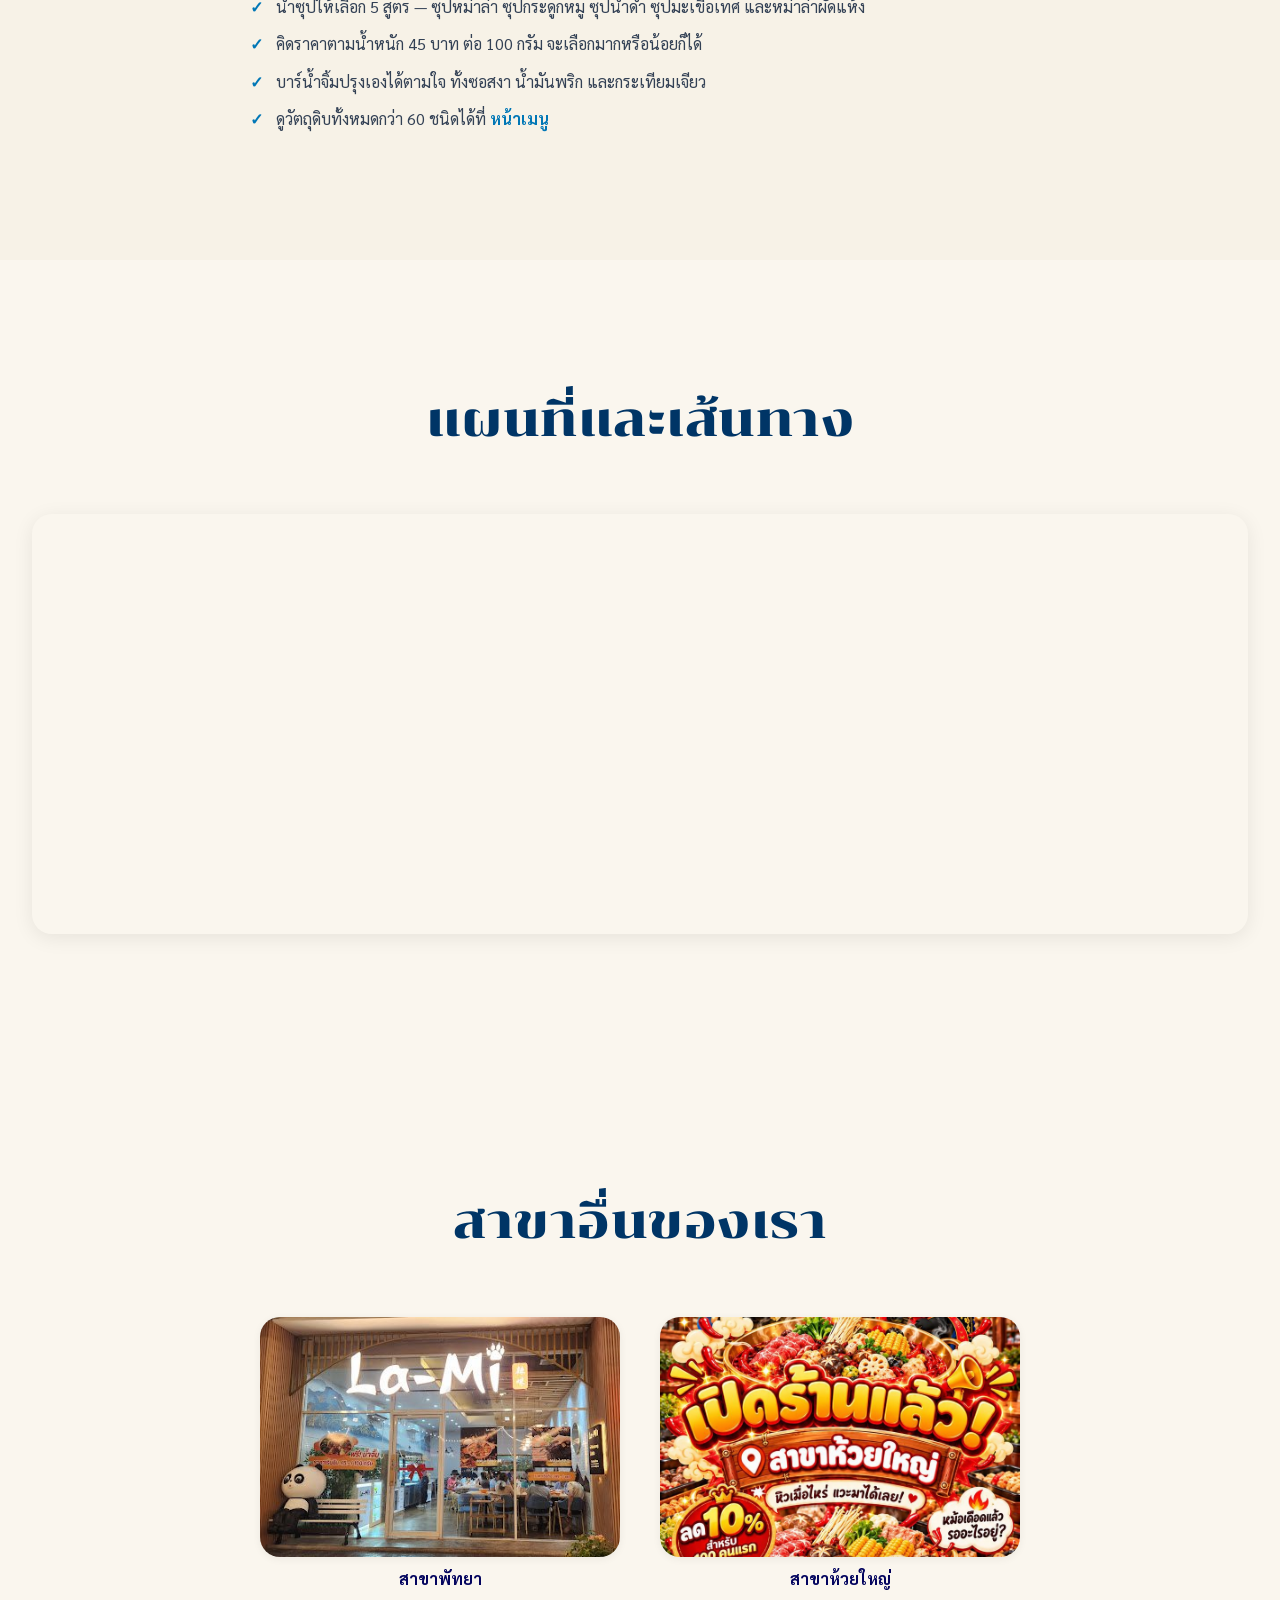
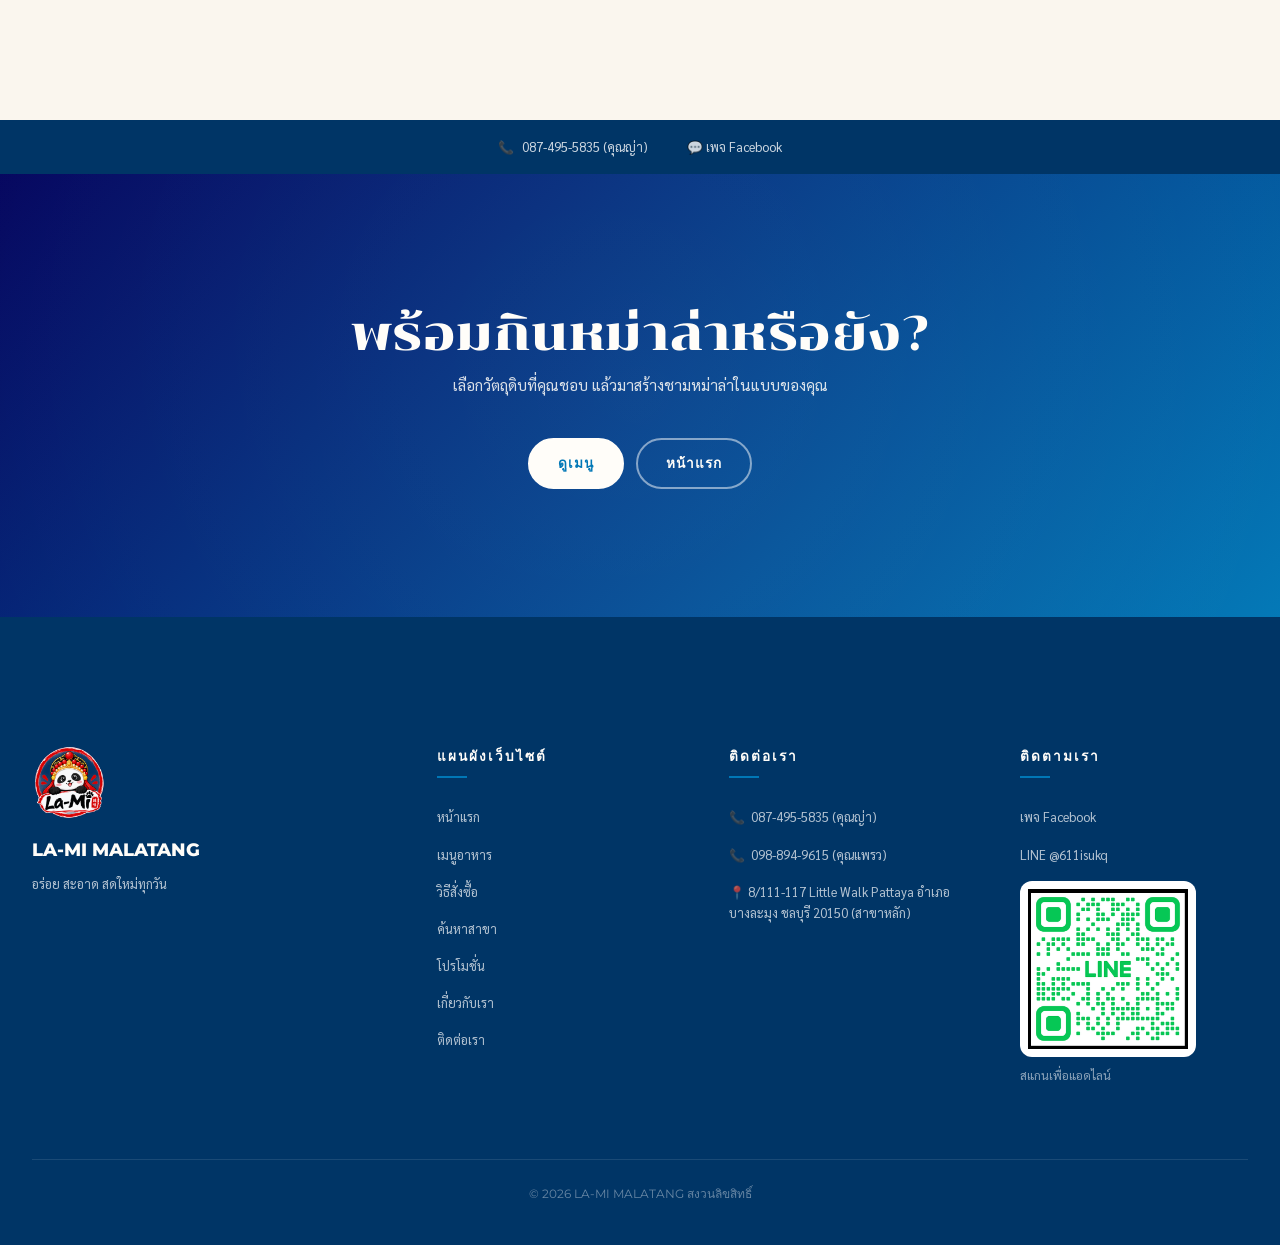
<file: branches/ao-udom/index.html>
<!DOCTYPE html>
<html lang="th">
<head>
    <meta charset="UTF-8">
    <meta name="viewport" content="width=device-width, initial-scale=1.0">
    <meta name="description" content="LA-MI MALATANG สาขาอ่าวอุดม ร้านหม่าล่าทั่งในอำเภอศรีราชา ชลบุรี เลือกวัตถุดิบเองกว่า 60 ชนิด ซุป 5 สูตร ชั่งน้ำหนัก 45 บาท/100 กรัม เปิดทุกวัน 11:00-22:00">
    <title data-i18n="doc_title_br_aoudom">ร้านหม่าล่าทั่ง อ่าวอุดม ศรีราชา | LA-MI MALATANG สาขาอ่าวอุดม</title>
    <link rel="icon" href="/favicon.ico" sizes="any">
    <link rel="icon" type="image/png" sizes="48x48" href="/assets/images/favicon-48.png">
    <link rel="icon" type="image/png" sizes="96x96" href="/assets/images/favicon-96.png">
    <link rel="icon" type="image/png" sizes="192x192" href="/assets/images/icon-192.png">
    <link rel="apple-touch-icon" sizes="180x180" href="/assets/images/apple-touch-icon.png">
    <link rel="stylesheet" href="/assets/css/styles.css?v=20261006c">
    <link rel="canonical" href="https://www.la-mi-malatang.com/branches/ao-udom">
    <meta name="robots" content="index, follow, max-image-preview:large">
    <meta name="theme-color" content="#0077B6">

    <!-- OPEN GRAPH / SOCIAL SHARING -->
    <meta property="og:type" content="website">
    <meta property="og:site_name" content="LA-MI MALATANG">
    <meta property="og:locale" content="th_TH">
    <meta property="og:locale:alternate" content="en_US">
    <meta property="og:url" content="https://www.la-mi-malatang.com/branches/ao-udom">
    <meta property="og:title" content="ร้านหม่าล่าทั่ง อ่าวอุดม ศรีราชา | LA-MI MALATANG สาขาอ่าวอุดม">
    <meta property="og:description" content="LA-MI MALATANG สาขาอ่าวอุดม ร้านหม่าล่าทั่งในอำเภอศรีราชา ชลบุรี เลือกวัตถุดิบเองกว่า 60 ชนิด ซุป 5 สูตร ชั่งน้ำหนัก 45 บาท/100 กรัม เปิดทุกวัน 11:00-22:00">
    <meta property="og:image" content="https://www.la-mi-malatang.com/assets/images/branches/branch_aoudom.jpg">
    <meta property="og:image:alt" content="LA-MI MALATANG สาขาอ่าวอุดม">
    <meta name="twitter:card" content="summary_large_image">
    <meta name="twitter:title" content="ร้านหม่าล่าทั่ง อ่าวอุดม ศรีราชา | LA-MI MALATANG สาขาอ่าวอุดม">
    <meta name="twitter:description" content="LA-MI MALATANG สาขาอ่าวอุดม ร้านหม่าล่าทั่งในอำเภอศรีราชา ชลบุรี เลือกวัตถุดิบเองกว่า 60 ชนิด ซุป 5 สูตร ชั่งน้ำหนัก 45 บาท/100 กรัม เปิดทุกวัน 11:00-22:00">
    <meta name="twitter:image" content="https://www.la-mi-malatang.com/assets/images/branches/branch_aoudom.jpg">

    <!-- STRUCTURED DATA (Schema.org / JSON-LD) -->
    <script type="application/ld+json">
{
  "@context": "https://schema.org",
  "@graph": [
    {
      "@type": "Restaurant",
      "@id": "https://www.la-mi-malatang.com/branches/ao-udom#restaurant",
      "name": "LA-MI MALATANG AO UDOM",
      "alternateName": "ลามิ หม่าล่าทั่ง สาขาอ่าวอุดม",
      "image": "https://www.la-mi-malatang.com/assets/images/branches/branch_aoudom.jpg",
      "url": "https://www.la-mi-malatang.com/branches/ao-udom",
      "telephone": "+66874955835",
      "priceRange": "฿฿",
      "currenciesAccepted": "THB",
      "servesCuisine": [
        "Chinese",
        "Sichuan",
        "Malatang"
      ],
      "hasMenu": "https://www.la-mi-malatang.com/menu",
      "parentOrganization": {
        "@id": "https://www.la-mi-malatang.com/#organization"
      },
      "address": {
        "@type": "PostalAddress",
        "streetAddress": "Ao Udom",
        "addressLocality": "Si Racha",
        "addressRegion": "Chon Buri",
        "postalCode": "20230",
        "addressCountry": "TH"
      },
      "geo": {
        "@type": "GeoCoordinates",
        "latitude": "13.1233579",
        "longitude": "100.9144000"
      },
      "hasMap": "https://www.google.com/maps?cid=16844624302920910199",
      "sameAs": [
        "https://www.facebook.com/profile.php?id=61587425701919",
        "https://lin.ee/z2csSbv"
      ],
      "openingHoursSpecification": [
        {
          "@type": "OpeningHoursSpecification",
          "dayOfWeek": [
            "Monday",
            "Tuesday",
            "Wednesday",
            "Thursday",
            "Friday",
            "Saturday",
            "Sunday"
          ],
          "opens": "11:00",
          "closes": "22:00"
        }
      ]
    },
    {
      "@type": "BreadcrumbList",
      "itemListElement": [
        {
          "@type": "ListItem",
          "position": 1,
          "name": "หน้าแรก",
          "item": "https://www.la-mi-malatang.com/"
        },
        {
          "@type": "ListItem",
          "position": 2,
          "name": "สาขา",
          "item": "https://www.la-mi-malatang.com/branches"
        },
        {
          "@type": "ListItem",
          "position": 3,
          "name": "สาขาอ่าวอุดม",
          "item": "https://www.la-mi-malatang.com/branches/ao-udom"
        }
      ]
    }
  ]
}
    </script>
</head>
<body>
    <!-- HEADER -->
    <header class="header">
        <div class="header__inner">
            <div class="header__left">
                <nav class="nav">
                    <a href="/" class="nav__link" data-i18n="nav_home">HOME</a>
                    <a href="/menu" class="nav__link" data-i18n="nav_menu">MENU</a>
                    <a href="/#how-to-order" class="nav__link" data-i18n="nav_how_to_order">HOW TO ORDER</a>
                </nav>
            </div>
            
            <a href="/" class="header__logo">
                <img src="/assets/images/logo.png?v=20260922" alt="LA-MI MALATANG">
                <div class="header__logo-text">LA-MI<small>MALATANG</small></div>
            </a>
            
            <div class="header__right">
                <nav class="nav">
                    <a href="/branches" class="nav__link active" data-i18n="nav_branches">BRANCHES</a>
                    <a href="/promotions" class="nav__link" data-i18n="nav_promotions">PROMOTIONS</a>
                    <a href="/#about" class="nav__link" data-i18n="nav_about">ABOUT</a>
                    <a href="/#contact" class="nav__link" data-i18n="nav_contact">CONTACT</a>
                </nav>
                <div class="lang-switch">
                    <button class="lang-btn active" data-lang="th">TH</button>
                    <span class="lang-divider">|</span>
                    <button class="lang-btn" data-lang="en">EN</button>
                </div>
            </div>
            
            <div class="nav__toggle" id="navToggle">
                <span></span><span></span><span></span>
            </div>
        </div>
    </header>

    <!-- MOBILE MENU -->
    <div class="mobile-menu__overlay" id="mobileOverlay"></div>
    <div class="mobile-menu" id="mobileMenu">
        <a href="/" class="mobile-menu__link" data-i18n="nav_home">HOME</a>
        <a href="/menu" class="mobile-menu__link" data-i18n="nav_menu">MENU</a>
        <a href="/#how-to-order" class="mobile-menu__link" data-i18n="nav_how_to_order">HOW TO ORDER</a>
        <a href="/branches" class="mobile-menu__link active" data-i18n="nav_branches">BRANCHES</a>
        <a href="/promotions" class="mobile-menu__link" data-i18n="nav_promotions">PROMOTIONS</a>
        <a href="/#about" class="mobile-menu__link" data-i18n="nav_about">ABOUT</a>
        <a href="/#contact" class="mobile-menu__link" data-i18n="nav_contact">CONTACT</a>
        <div class="lang-switch lang-switch--mobile">
            <button class="lang-btn active" data-lang="th">TH</button>
            <span class="lang-divider">|</span>
            <button class="lang-btn" data-lang="en">EN</button>
        </div>
    </div>

    <!-- PAGE HERO -->
    <section class="page-hero reveal">
        <div class="container">
            <nav class="breadcrumb" aria-label="breadcrumb">
                <a href="/" data-i18n="nav_home">HOME</a>
                <span aria-hidden="true">/</span>
                <a href="/branches" data-i18n="nav_branches">BRANCHES</a>
                <span aria-hidden="true">/</span>
                <span aria-current="page" data-i18n="br_aoudom_name">สาขาอ่าวอุดม</span>
            </nav>
            <h1 data-i18n="br_aoudom_h1">ร้านหม่าล่าทั่ง อ่าวอุดม</h1>
            <p data-i18n="br_aoudom_addr">อ่าวอุดม อำเภอศรีราชา ชลบุรี</p>
        </div>
    </section>

    <!-- BRANCH DETAIL -->
    <section class="section reveal">
        <div class="container">
            <div class="branch-detail">
                <div class="branch-detail__media">
                    <img src="/assets/images/branches/branch_aoudom.jpg" width="408" height="347" alt="LA-MI MALATANG สาขาอ่าวอุดม อ่าวอุดม อำเภอศรีราชา ชลบุรี">
                </div>
                <div class="branch-detail__info">
                    <p class="branch-detail__intro" data-i18n="br_aoudom_intro">LA-MI MALATANG สาขาอ่าวอุดม ตั้งอยู่ที่อ่าวอุดม อำเภอศรีราชา จังหวัดชลบุรี เป็นร้านหม่าล่าทั่งที่ให้คุณเลือกวัตถุดิบเองจากกว่า 60 ชนิด เลือกน้ำซุปได้ 5 สูตร แล้วชั่งน้ำหนักคิดราคา 45 บาทต่อ 100 กรัม พร้อมบาร์น้ำจิ้มให้ปรุงรสเองตามใจชอบ</p>

                    <div class="branch-detail__block">
                        <h2 data-i18n="br_addr_title">ที่อยู่</h2>
                        <p><a href="https://www.google.com/maps?cid=16844624302920910199" target="_blank" rel="noopener" data-i18n="br_aoudom_addr">อ่าวอุดม อำเภอศรีราชา ชลบุรี</a></p>
                    </div>

                    <div class="branch-detail__block">
                        <h2 data-i18n="br_phone_title">เบอร์โทร</h2>
                        <p><a href="tel:0874955835" data-i18n="phone_main">087-495-5835 (คุณญ่า)</a></p>
                    </div>
                    <div class="branch-detail__block">
                        <h2 data-i18n="br_fb_title">Facebook</h2>
                        <p><a href="https://www.facebook.com/profile.php?id=61587425701919" target="_blank" rel="noopener" data-i18n="footer_fb_page">เพจ Facebook</a></p>
                    </div>

                    <div class="branch-detail__block">
                        <h2 data-i18n="hours_title">เวลาเปิด-ปิด</h2>
                        <div class="branch-detail__row"><span data-i18n="days_mon_fri">จันทร์–ศุกร์</span><span>11:00 – 22:00</span></div>
                        <div class="branch-detail__row"><span data-i18n="days_sat">เสาร์</span><span>11:00 – 22:00</span></div>
                        <div class="branch-detail__row"><span data-i18n="days_sun">อาทิตย์</span><span>11:00 – 22:00</span></div>
                    </div>

                    <div class="branch-detail__actions btn-group">
                        <a href="https://www.google.com/maps?cid=16844624302920910199" target="_blank" rel="noopener" class="btn btn--primary" data-i18n="btn_directions">GET DIRECTIONS</a>
                        <a href="/menu" class="btn btn--secondary" data-i18n="sig_btn">VIEW MENU</a>
                    </div>
                </div>
            </div>
        </div>
    </section>

    <!-- ABOUT THIS BRANCH -->
    <section class="section section--light reveal">
        <div class="container">
            <div class="branch-copy">
                <h2 data-i18n="br_aoudom_seo_h2">หม่าล่าทั่ง อ่าวอุดม สไตล์เลือกวัตถุดิบเอง</h2>
                <p data-i18n="br_aoudom_seo_body">ร้านหม่าล่า อ่าวอุดม ที่ให้คุณคุมทุกอย่างเอง LA-MI MALATANG สาขาอ่าวอุดม อำเภอศรีราชา เป็นอีกทางเลือกของคนหาร้านหม่าล่า ชลบุรี ที่ไม่ต้องสั่งเป็นเซ็ต หยิบตะกร้าเลือกวัตถุดิบที่ชอบจากตู้แช่ ทั้งเนื้อวัวสไลซ์ หมูสไลซ์ ลูกชิ้น อาหารทะเล ผักสด เต้าหู้ และเส้น แล้วเลือกน้ำซุปก่อนนำไปชั่งน้ำหนัก</p>
                <ul class="branch-copy__facts">
                    <li data-i18n="br_fact_soups">น้ำซุปให้เลือก 5 สูตร — ซุปหม่าล่า ซุปกระดูกหมู ซุปน้ำดำ ซุปมะเขือเทศ และหม่าล่าผัดแห้ง</li>
                    <li data-i18n="br_fact_price">คิดราคาตามน้ำหนัก 45 บาท ต่อ 100 กรัม จะเลือกมากหรือน้อยก็ได้</li>
                    <li data-i18n="br_fact_sauce">บาร์น้ำจิ้มปรุงเองได้ตามใจ ทั้งซอสงา น้ำมันพริก และกระเทียมเจียว</li>
                    <li data-i18n="br_fact_menu">ดูวัตถุดิบทั้งหมดกว่า 60 ชนิดได้ที่ <a href="/menu">หน้าเมนู</a></li>
                </ul>
            </div>
        </div>
    </section>

    <!-- MAP -->
    <section class="section section--offwhite reveal">
        <div class="container">
            <div class="section-heading text-center mb-xl">
                <h2 data-i18n="br_map_title">แผนที่และเส้นทาง</h2>
            </div>
            <div class="map-container" style="border-radius: var(--radius-lg); overflow: hidden; box-shadow: var(--shadow-md);">
                <iframe src="https://www.google.com/maps/embed?pb=!1m18!1m12!1m3!1d3885.618178094772!2d100.91439997592482!3d13.123357887206222!2m3!1f0!2f0!3f0!3m2!1i1024!2i768!4f13.1!3m3!1m2!1s0x3102b900331a1cfd%3A0xe9c4208e8e834577!2zTGFtaSBNYWxhdGFuZyDguKrguLLguILguLLguK3guYjguLLguKfguK3guLjguJTguKE!5e0!3m2!1sth!2sth!4v1788448232757!5m2!1sth!2sth" width="100%" height="420" style="border:0; display: block;" title="LA-MI MALATANG สาขาอ่าวอุดม" allowfullscreen="" loading="lazy" referrerpolicy="strict-origin-when-cross-origin"></iframe>
            </div>
        </div>
    </section>

    <!-- OTHER BRANCHES -->
    <section class="section reveal">
        <div class="container">
            <div class="section-heading text-center mb-xl">
                <h2 data-i18n="br_other_title">สาขาอื่นของเรา</h2>
            </div>
            <div class="branch-detail__others">
                <a href="/branches/pattaya" class="branch-detail__other">
                    <img src="/assets/images/branches/branch_pattaya.jpg" width="408" height="270" alt="LA-MI MALATANG สาขาพัทยา" loading="lazy">
                    <span data-i18n="br_pattaya_name">สาขาพัทยา</span>
                </a>
                <a href="/branches/huai-yai" class="branch-detail__other">
                    <img src="/assets/images/promo/huaiyai_now_open.jpg" width="800" height="1200" alt="LA-MI MALATANG สาขาห้วยใหญ่" loading="lazy">
                    <span data-i18n="br_huaiyai_name">สาขาห้วยใหญ่</span>
                </a>
            </div>
        </div>
    </section>

    <!-- CONTACT BAR -->
    <div class="contact-bar reveal">
        <div class="container contact-bar__inner">
            <a href="tel:0874955835" class="contact-bar__item">📞 <span data-i18n="phone_main">087-495-5835 (คุณญ่า)</span></a>
            <a href="https://www.facebook.com/profile.php?id=61587425701919" target="_blank" rel="noopener" class="contact-bar__item" data-i18n="contact_fb">💬 เพจ Facebook</a>
        </div>
    </div>

    <!-- CONTACT CTA -->
    <section class="contact-cta reveal">
        <div class="container">
            <h2 data-i18n="contact_title">READY FOR YOUR MALA?</h2>
            <p data-i18n="contact_desc">เลือกวัตถุดิบที่คุณชอบ แล้วมาสร้างชามหม่าล่าในแบบของคุณ</p>
            <div class="btn-group">
                <a href="/menu" class="btn btn--white" data-i18n="sig_btn">VIEW MENU</a>
                <a href="/" class="btn btn--outline-white" data-i18n="nav_home">HOME</a>
            </div>
        </div>
    </section>

    <!-- FOOTER -->
    <footer class="footer">
        <div class="container">
            <div class="footer__grid">
                <div class="footer__brand">
                    <img src="/assets/images/logo.png?v=20260922" alt="LA-MI MALATANG">
                    <div class="footer__brand-name">LA-MI MALATANG</div>
                    <p data-i18n="footer_tagline">อร่อย สะอาด สดใหม่ทุกวัน</p>
                </div>
                <div class="footer__col">
                    <h4 data-i18n="footer_sitemap">SITEMAP</h4>
                    <ul>
                        <li><a href="/" data-i18n="nav_home">Home</a></li>
                        <li><a href="/menu" data-i18n="nav_menu">Menu</a></li>
                        <li><a href="/#how-to-order" data-i18n="nav_how_to_order">How to Order</a></li>
                        <li><a href="/branches" data-i18n="nav_branches">Branches</a></li>
                        <li><a href="/promotions" data-i18n="nav_promotions">Promotions</a></li>
                        <li><a href="/#about" data-i18n="nav_about">About</a></li>
                        <li><a href="/#contact" data-i18n="nav_contact">Contact</a></li>
                    </ul>
                </div>
                <div class="footer__col">
                    <h4 data-i18n="footer_contact">CONTACT</h4>
                    <ul>
                        <li><a href="tel:0874955835">📞 <span data-i18n="phone_main">087-495-5835 (คุณญ่า)</span></a></li>
                        <li><a href="tel:0988949615">📞 <span data-i18n="phone_huaiyai">098-894-9615 (คุณแพรว)</span></a></li>
                        <li><a href="https://maps.google.com/?q=8/111-117+Little+Walk+Pattaya+Amphoe+Bang+Lamung+Thailand+Chon+Buri+20150" target="_blank" rel="noopener" data-i18n="footer_address">📍 8/111-117 Little Walk Pattaya อำเภอบางละมุง ชลบุรี 20150 (สาขาหลัก)</a></li>
                    </ul>
                </div>
                <div class="footer__col">
                    <h4 data-i18n="footer_follow">FOLLOW US</h4>
                    <ul>
                        <li><a href="https://www.facebook.com/profile.php?id=100093087823403" target="_blank" rel="noopener" data-i18n="footer_fb_page">Facebook Page</a></li>
                        <li><a href="https://lin.ee/z2csSbv" target="_blank" rel="noopener" data-i18n="footer_line">LINE @611isukq</a></li>
                        <li class="footer__qr">
                            <a href="https://lin.ee/z2csSbv" target="_blank" rel="noopener" aria-label="LINE @611isukq"><img src="/assets/images/line_qr.png" width="288" height="288" alt="QR code แอดไลน์ LA-MI MALATANG @611isukq" loading="lazy"></a>
                            <span data-i18n="footer_line_scan">สแกนเพื่อแอดไลน์</span>
                        </li>
                    </ul>
                </div>
            </div>
            <div class="footer__bottom" data-i18n="footer_copy">
                &copy; 2026 LA-MI MALATANG สงวนลิขสิทธิ์
            </div>
        </div>
    </footer>

    <script src="/assets/js/i18n.js?v=20261006f"></script>
    <script src="/assets/js/app.js?v=20260923a"></script>
</body>
</html>
</file>
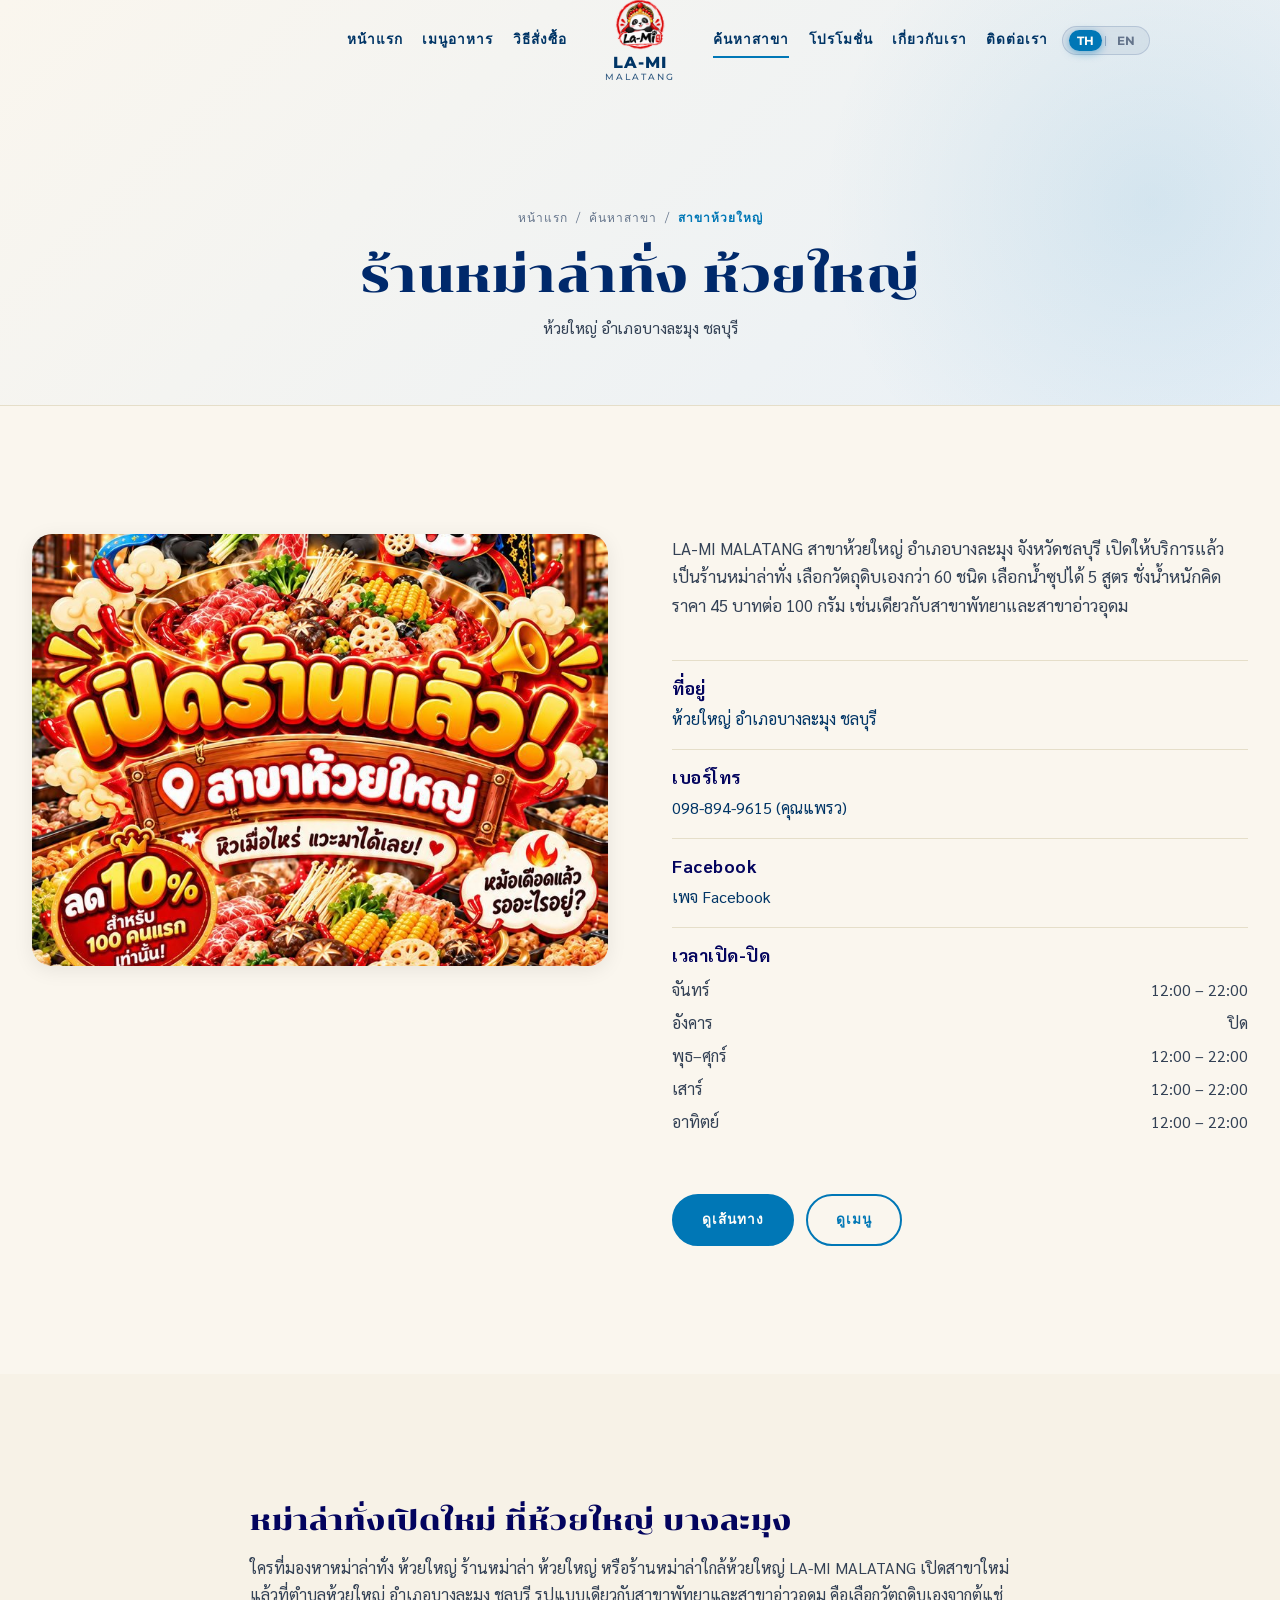
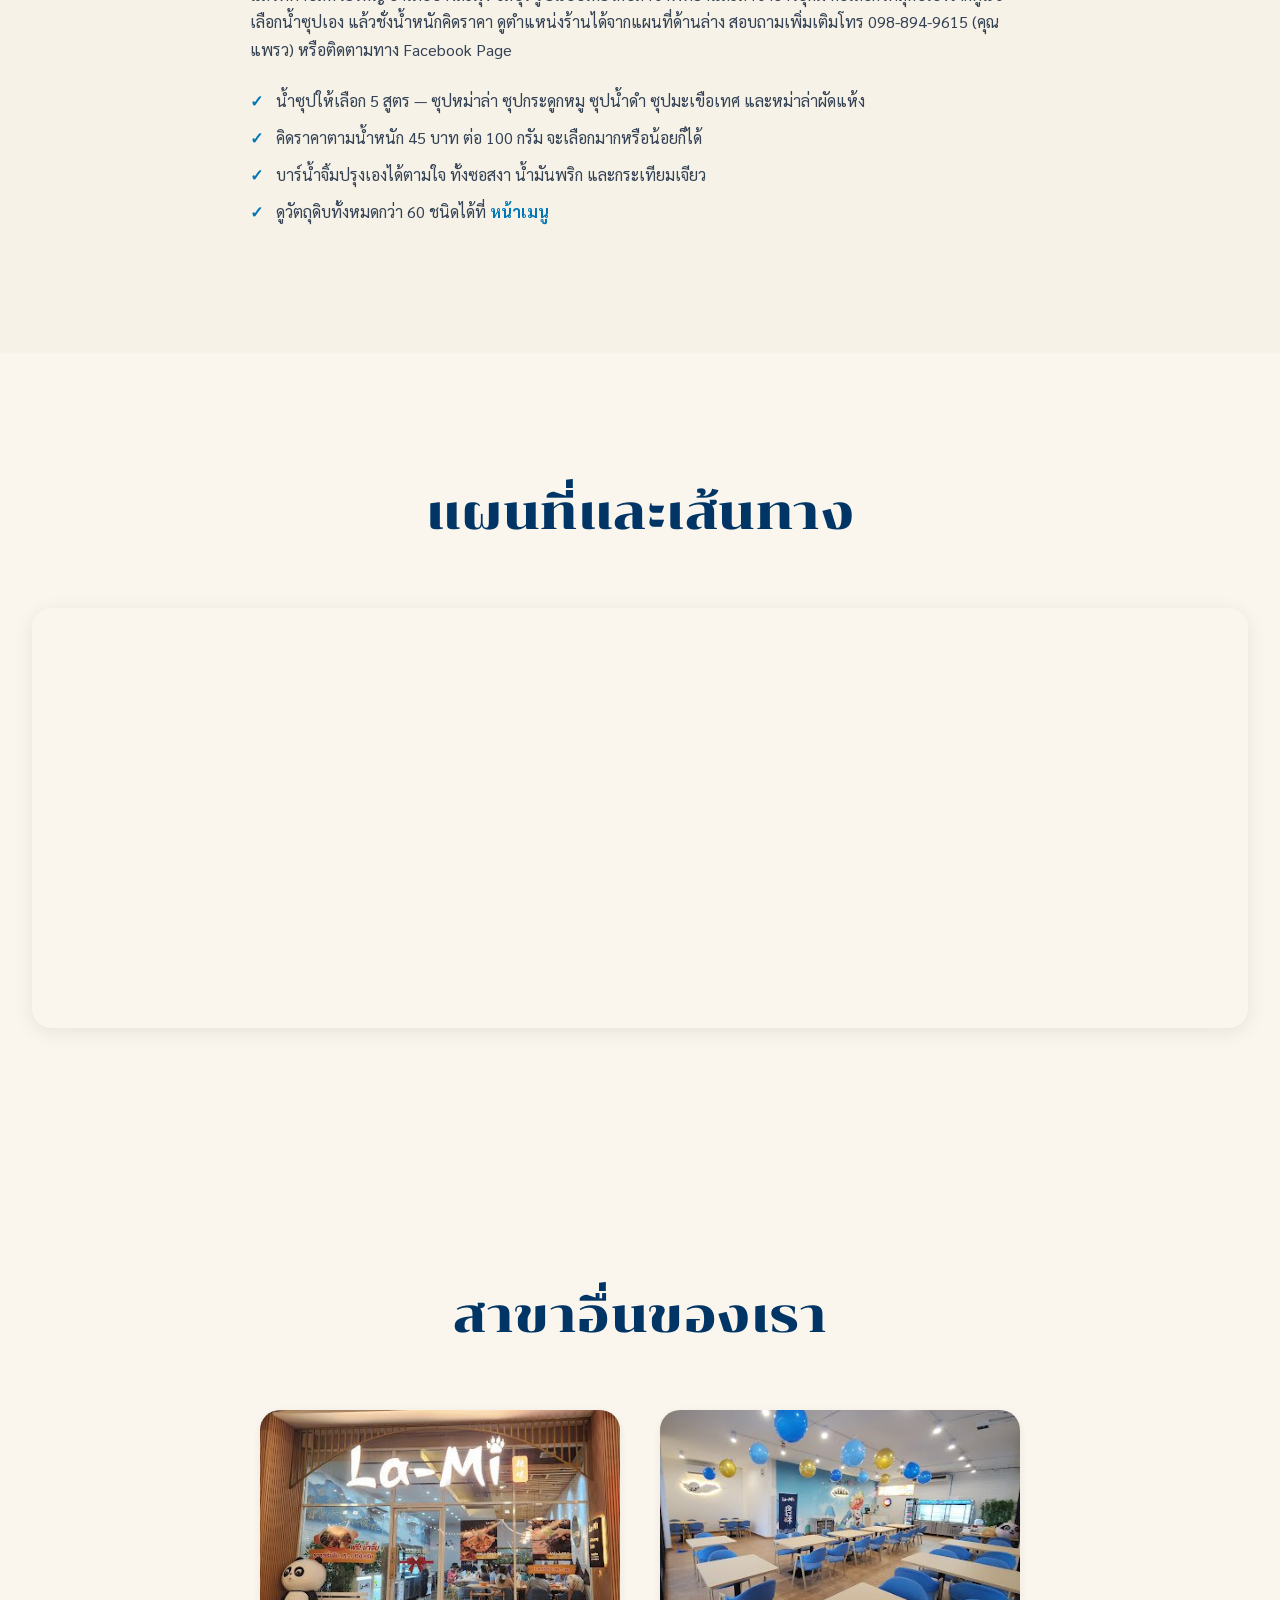
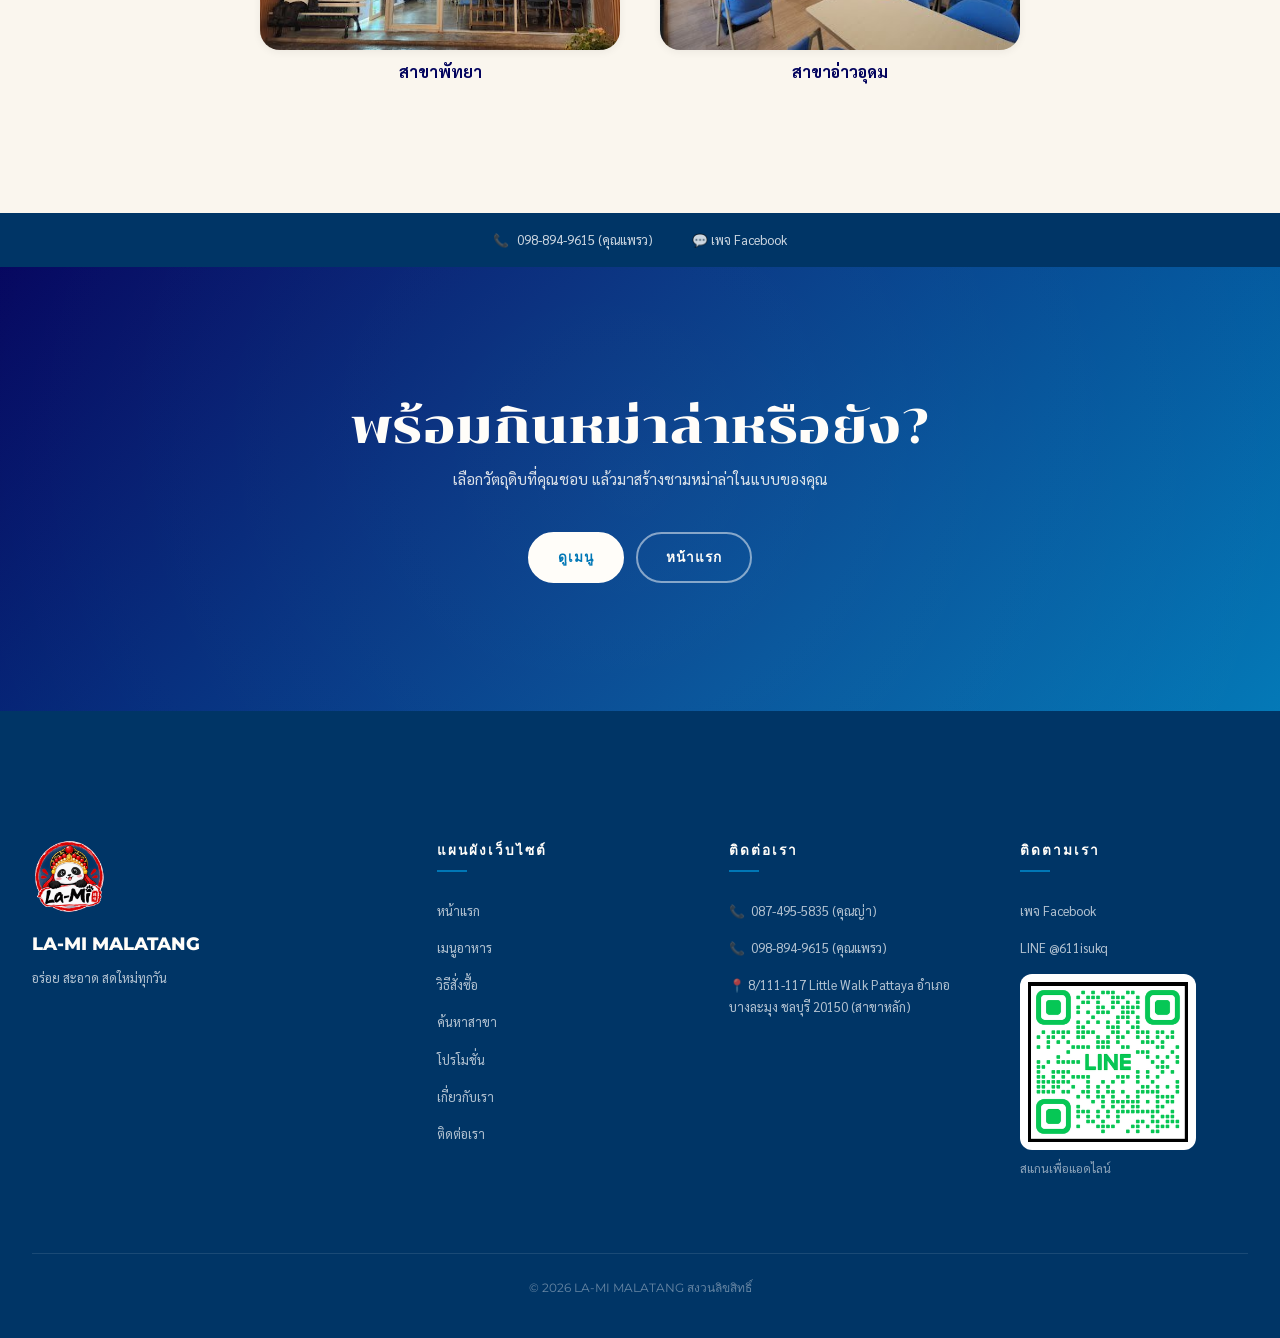
<file: branches/huai-yai/index.html>
<!DOCTYPE html>
<html lang="th">
<head>
    <meta charset="UTF-8">
    <meta name="viewport" content="width=device-width, initial-scale=1.0">
    <meta name="description" content="LA-MI MALATANG สาขาห้วยใหญ่ อำเภอบางละมุง ชลบุรี ร้านหม่าล่าทั่ง เปิดแล้ว โทร 098-894-9615 (คุณแพรว) ดูตำแหน่งที่ตั้งบนแผนที่และรายละเอียดร้านได้ที่นี่">
    <title data-i18n="doc_title_br_huaiyai">ร้านหม่าล่าทั่ง ห้วยใหญ่ เปิดแล้ว | LA-MI MALATANG สาขาห้วยใหญ่</title>
    <link rel="icon" href="/favicon.ico" sizes="any">
    <link rel="icon" type="image/png" sizes="48x48" href="/assets/images/favicon-48.png">
    <link rel="icon" type="image/png" sizes="96x96" href="/assets/images/favicon-96.png">
    <link rel="icon" type="image/png" sizes="192x192" href="/assets/images/icon-192.png">
    <link rel="apple-touch-icon" sizes="180x180" href="/assets/images/apple-touch-icon.png">
    <link rel="stylesheet" href="/assets/css/styles.css?v=20261006c">
    <link rel="canonical" href="https://www.la-mi-malatang.com/branches/huai-yai">
    <meta name="robots" content="index, follow, max-image-preview:large">
    <meta name="theme-color" content="#0077B6">

    <!-- OPEN GRAPH / SOCIAL SHARING -->
    <meta property="og:type" content="website">
    <meta property="og:site_name" content="LA-MI MALATANG">
    <meta property="og:locale" content="th_TH">
    <meta property="og:locale:alternate" content="en_US">
    <meta property="og:url" content="https://www.la-mi-malatang.com/branches/huai-yai">
    <meta property="og:title" content="ร้านหม่าล่าทั่ง ห้วยใหญ่ เปิดแล้ว | LA-MI MALATANG สาขาห้วยใหญ่">
    <meta property="og:description" content="LA-MI MALATANG สาขาห้วยใหญ่ อำเภอบางละมุง ชลบุรี ร้านหม่าล่าทั่ง เปิดแล้ว โทร 098-894-9615 (คุณแพรว) ดูตำแหน่งที่ตั้งบนแผนที่และรายละเอียดร้านได้ที่นี่">
    <meta property="og:image" content="https://www.la-mi-malatang.com/assets/images/promo/huaiyai_now_open.jpg">
    <meta property="og:image:alt" content="LA-MI MALATANG สาขาห้วยใหญ่ เปิดแล้ว">
    <meta name="twitter:card" content="summary_large_image">
    <meta name="twitter:title" content="ร้านหม่าล่าทั่ง ห้วยใหญ่ เปิดแล้ว | LA-MI MALATANG สาขาห้วยใหญ่">
    <meta name="twitter:description" content="LA-MI MALATANG สาขาห้วยใหญ่ อำเภอบางละมุง ชลบุรี ร้านหม่าล่าทั่ง เปิดแล้ว โทร 098-894-9615 (คุณแพรว) ดูตำแหน่งที่ตั้งบนแผนที่และรายละเอียดร้านได้ที่นี่">
    <meta name="twitter:image" content="https://www.la-mi-malatang.com/assets/images/promo/huaiyai_now_open.jpg">

    <!-- STRUCTURED DATA (Schema.org / JSON-LD) -->
    <script type="application/ld+json">
{
  "@context": "https://schema.org",
  "@graph": [
    {
      "@type": "Restaurant",
      "@id": "https://www.la-mi-malatang.com/branches/huai-yai#restaurant",
      "name": "LA-MI MALATANG HUAI YAI",
      "alternateName": "ลามิ หม่าล่าทั่ง สาขาห้วยใหญ่",
      "image": "https://www.la-mi-malatang.com/assets/images/promo/huaiyai_now_open.jpg",
      "url": "https://www.la-mi-malatang.com/branches/huai-yai",
      "telephone": "+66988949615",
      "priceRange": "฿฿",
      "currenciesAccepted": "THB",
      "servesCuisine": [
        "Chinese",
        "Sichuan",
        "Malatang"
      ],
      "hasMenu": "https://www.la-mi-malatang.com/menu",
      "parentOrganization": {
        "@id": "https://www.la-mi-malatang.com/#organization"
      },
      "address": {
        "@type": "PostalAddress",
        "streetAddress": "Huai Yai",
        "addressLocality": "Bang Lamung",
        "addressRegion": "Chon Buri",
        "postalCode": "20150",
        "addressCountry": "TH"
      },
      "geo": {
        "@type": "GeoCoordinates",
        "latitude": "12.8590613",
        "longitude": "100.9201481"
      },
      "hasMap": "https://www.google.com/maps?cid=11926590230340853389",
      "sameAs": [
        "https://www.facebook.com/profile.php?id=61594070054487",
        "https://lin.ee/z2csSbv"
      ],
      "openingHoursSpecification": [
        {
          "@type": "OpeningHoursSpecification",
          "dayOfWeek": [
            "Monday",
            "Wednesday",
            "Thursday",
            "Friday",
            "Saturday",
            "Sunday"
          ],
          "opens": "12:00",
          "closes": "22:00"
        }
      ]
    },
    {
      "@type": "BreadcrumbList",
      "itemListElement": [
        {
          "@type": "ListItem",
          "position": 1,
          "name": "หน้าแรก",
          "item": "https://www.la-mi-malatang.com/"
        },
        {
          "@type": "ListItem",
          "position": 2,
          "name": "สาขา",
          "item": "https://www.la-mi-malatang.com/branches"
        },
        {
          "@type": "ListItem",
          "position": 3,
          "name": "สาขาห้วยใหญ่",
          "item": "https://www.la-mi-malatang.com/branches/huai-yai"
        }
      ]
    }
  ]
}
    </script>
</head>
<body>
    <!-- HEADER -->
    <header class="header">
        <div class="header__inner">
            <div class="header__left">
                <nav class="nav">
                    <a href="/" class="nav__link" data-i18n="nav_home">HOME</a>
                    <a href="/menu" class="nav__link" data-i18n="nav_menu">MENU</a>
                    <a href="/#how-to-order" class="nav__link" data-i18n="nav_how_to_order">HOW TO ORDER</a>
                </nav>
            </div>
            
            <a href="/" class="header__logo">
                <img src="/assets/images/logo.png?v=20260922" alt="LA-MI MALATANG">
                <div class="header__logo-text">LA-MI<small>MALATANG</small></div>
            </a>
            
            <div class="header__right">
                <nav class="nav">
                    <a href="/branches" class="nav__link active" data-i18n="nav_branches">BRANCHES</a>
                    <a href="/promotions" class="nav__link" data-i18n="nav_promotions">PROMOTIONS</a>
                    <a href="/#about" class="nav__link" data-i18n="nav_about">ABOUT</a>
                    <a href="/#contact" class="nav__link" data-i18n="nav_contact">CONTACT</a>
                </nav>
                <div class="lang-switch">
                    <button class="lang-btn active" data-lang="th">TH</button>
                    <span class="lang-divider">|</span>
                    <button class="lang-btn" data-lang="en">EN</button>
                </div>
            </div>
            
            <div class="nav__toggle" id="navToggle">
                <span></span><span></span><span></span>
            </div>
        </div>
    </header>

    <!-- MOBILE MENU -->
    <div class="mobile-menu__overlay" id="mobileOverlay"></div>
    <div class="mobile-menu" id="mobileMenu">
        <a href="/" class="mobile-menu__link" data-i18n="nav_home">HOME</a>
        <a href="/menu" class="mobile-menu__link" data-i18n="nav_menu">MENU</a>
        <a href="/#how-to-order" class="mobile-menu__link" data-i18n="nav_how_to_order">HOW TO ORDER</a>
        <a href="/branches" class="mobile-menu__link active" data-i18n="nav_branches">BRANCHES</a>
        <a href="/promotions" class="mobile-menu__link" data-i18n="nav_promotions">PROMOTIONS</a>
        <a href="/#about" class="mobile-menu__link" data-i18n="nav_about">ABOUT</a>
        <a href="/#contact" class="mobile-menu__link" data-i18n="nav_contact">CONTACT</a>
        <div class="lang-switch lang-switch--mobile">
            <button class="lang-btn active" data-lang="th">TH</button>
            <span class="lang-divider">|</span>
            <button class="lang-btn" data-lang="en">EN</button>
        </div>
    </div>

    <!-- PAGE HERO -->
    <section class="page-hero reveal">
        <div class="container">
            <nav class="breadcrumb" aria-label="breadcrumb">
                <a href="/" data-i18n="nav_home">HOME</a>
                <span aria-hidden="true">/</span>
                <a href="/branches" data-i18n="nav_branches">BRANCHES</a>
                <span aria-hidden="true">/</span>
                <span aria-current="page" data-i18n="br_huaiyai_name">สาขาห้วยใหญ่</span>
            </nav>
            <h1 data-i18n="br_huaiyai_h1">ร้านหม่าล่าทั่ง ห้วยใหญ่</h1>
            <p data-i18n="br_huaiyai_addr">ห้วยใหญ่ อำเภอบางละมุง ชลบุรี</p>
        </div>
    </section>

    <!-- BRANCH DETAIL -->
    <section class="section reveal">
        <div class="container">
            <div class="branch-detail">
                <div class="branch-detail__media">
                    <img src="/assets/images/promo/huaiyai_now_open.jpg" width="800" height="1200" alt="LA-MI MALATANG สาขาห้วยใหญ่ ห้วยใหญ่ อำเภอบางละมุง ชลบุรี">
                </div>
                <div class="branch-detail__info">
                    <p class="branch-detail__intro" data-i18n="br_huaiyai_intro">LA-MI MALATANG สาขาห้วยใหญ่ อำเภอบางละมุง จังหวัดชลบุรี เปิดให้บริการแล้ว เป็นร้านหม่าล่าทั่ง เลือกวัตถุดิบเองกว่า 60 ชนิด เลือกน้ำซุปได้ 5 สูตร ชั่งน้ำหนักคิดราคา 45 บาทต่อ 100 กรัม เช่นเดียวกับสาขาพัทยาและสาขาอ่าวอุดม</p>

                    <div class="branch-detail__block">
                        <h2 data-i18n="br_addr_title">ที่อยู่</h2>
                        <p><a href="https://www.google.com/maps?cid=11926590230340853389" target="_blank" rel="noopener" data-i18n="br_huaiyai_addr">ห้วยใหญ่ อำเภอบางละมุง ชลบุรี</a></p>
                    </div>

                    <div class="branch-detail__block">
                        <h2 data-i18n="br_phone_title">เบอร์โทร</h2>
                        <p><a href="tel:0988949615" data-i18n="phone_huaiyai">098-894-9615 (คุณแพรว)</a></p>
                    </div>
                    <div class="branch-detail__block">
                        <h2 data-i18n="br_fb_title">Facebook</h2>
                        <p><a href="https://www.facebook.com/profile.php?id=61594070054487" target="_blank" rel="noopener" data-i18n="footer_fb_page">เพจ Facebook</a></p>
                    </div>

                    <div class="branch-detail__block">
                        <h2 data-i18n="hours_title">เวลาเปิด-ปิด</h2>
                        <div class="branch-detail__row"><span data-i18n="days_mon">จันทร์</span><span>12:00 – 22:00</span></div>
                        <div class="branch-detail__row"><span data-i18n="days_tue">อังคาร</span><span data-i18n="closed">ปิด</span></div>
                        <div class="branch-detail__row"><span data-i18n="days_wed_fri">พุธ–ศุกร์</span><span>12:00 – 22:00</span></div>
                        <div class="branch-detail__row"><span data-i18n="days_sat">เสาร์</span><span>12:00 – 22:00</span></div>
                        <div class="branch-detail__row"><span data-i18n="days_sun">อาทิตย์</span><span>12:00 – 22:00</span></div>
                    </div>

                    <div class="branch-detail__actions btn-group">
                        <a href="https://www.google.com/maps?cid=11926590230340853389" target="_blank" rel="noopener" class="btn btn--primary" data-i18n="btn_directions">GET DIRECTIONS</a>
                        <a href="/menu" class="btn btn--secondary" data-i18n="sig_btn">VIEW MENU</a>
                    </div>
                </div>
            </div>
        </div>
    </section>

    <!-- ABOUT THIS BRANCH -->
    <section class="section section--light reveal">
        <div class="container">
            <div class="branch-copy">
                <h2 data-i18n="br_huaiyai_seo_h2">หม่าล่าทั่งเปิดใหม่ ที่ห้วยใหญ่ บางละมุง</h2>
                <p data-i18n="br_huaiyai_seo_body">ใครที่มองหาหม่าล่าทั่ง ห้วยใหญ่ ร้านหม่าล่า ห้วยใหญ่ หรือร้านหม่าล่าใกล้ห้วยใหญ่ LA-MI MALATANG เปิดสาขาใหม่แล้วที่ตำบลห้วยใหญ่ อำเภอบางละมุง ชลบุรี รูปแบบเดียวกับสาขาพัทยาและสาขาอ่าวอุดม คือเลือกวัตถุดิบเองจากตู้แช่ เลือกน้ำซุปเอง แล้วชั่งน้ำหนักคิดราคา ดูตำแหน่งร้านได้จากแผนที่ด้านล่าง สอบถามเพิ่มเติมโทร 098-894-9615 (คุณแพรว) หรือติดตามทาง Facebook Page</p>
                <ul class="branch-copy__facts">
                    <li data-i18n="br_fact_soups">น้ำซุปให้เลือก 5 สูตร — ซุปหม่าล่า ซุปกระดูกหมู ซุปน้ำดำ ซุปมะเขือเทศ และหม่าล่าผัดแห้ง</li>
                    <li data-i18n="br_fact_price">คิดราคาตามน้ำหนัก 45 บาท ต่อ 100 กรัม จะเลือกมากหรือน้อยก็ได้</li>
                    <li data-i18n="br_fact_sauce">บาร์น้ำจิ้มปรุงเองได้ตามใจ ทั้งซอสงา น้ำมันพริก และกระเทียมเจียว</li>
                    <li data-i18n="br_fact_menu">ดูวัตถุดิบทั้งหมดกว่า 60 ชนิดได้ที่ <a href="/menu">หน้าเมนู</a></li>
                </ul>
            </div>
        </div>
    </section>

    <!-- MAP -->
    <section class="section section--offwhite reveal">
        <div class="container">
            <div class="section-heading text-center mb-xl">
                <h2 data-i18n="br_map_title">แผนที่และเส้นทาง</h2>
            </div>
            <div class="map-container" style="border-radius: var(--radius-lg); overflow: hidden; box-shadow: var(--shadow-md);">
                <iframe src="https://www.google.com/maps/embed?pb=!1m18!1m12!1m3!1d243.1097197304431!2d100.92014814571972!3d12.859061314699845!2m3!1f0!2f0!3f0!3m2!1i1024!2i768!4f13.1!3m3!1m2!1s0x310295006667e713%3A0xa583c29fed1c5e8d!2zTGEtbWkgTWFsYXRhbmcg4Liq4Liy4LiC4Liy4Lir4LmJ4Lin4Lii4LmD4Lir4LiN4LmI!5e0!3m2!1sth!2sth!4v1788965119861!5m2!1sth!2sth" width="100%" height="420" style="border:0; display: block;" title="LA-MI MALATANG สาขาห้วยใหญ่" allowfullscreen="" loading="lazy" referrerpolicy="strict-origin-when-cross-origin"></iframe>
            </div>
        </div>
    </section>

    <!-- OTHER BRANCHES -->
    <section class="section reveal">
        <div class="container">
            <div class="section-heading text-center mb-xl">
                <h2 data-i18n="br_other_title">สาขาอื่นของเรา</h2>
            </div>
            <div class="branch-detail__others">
                <a href="/branches/pattaya" class="branch-detail__other">
                    <img src="/assets/images/branches/branch_pattaya.jpg" width="408" height="270" alt="LA-MI MALATANG สาขาพัทยา" loading="lazy">
                    <span data-i18n="br_pattaya_name">สาขาพัทยา</span>
                </a>
                <a href="/branches/ao-udom" class="branch-detail__other">
                    <img src="/assets/images/branches/branch_aoudom.jpg" width="408" height="347" alt="LA-MI MALATANG สาขาอ่าวอุดม" loading="lazy">
                    <span data-i18n="br_aoudom_name">สาขาอ่าวอุดม</span>
                </a>
            </div>
        </div>
    </section>

    <!-- CONTACT BAR -->
    <div class="contact-bar reveal">
        <div class="container contact-bar__inner">
            <a href="tel:0988949615" class="contact-bar__item">📞 <span data-i18n="phone_huaiyai">098-894-9615 (คุณแพรว)</span></a>
            <a href="https://www.facebook.com/profile.php?id=61594070054487" target="_blank" rel="noopener" class="contact-bar__item" data-i18n="contact_fb">💬 เพจ Facebook</a>
        </div>
    </div>

    <!-- CONTACT CTA -->
    <section class="contact-cta reveal">
        <div class="container">
            <h2 data-i18n="contact_title">READY FOR YOUR MALA?</h2>
            <p data-i18n="contact_desc">เลือกวัตถุดิบที่คุณชอบ แล้วมาสร้างชามหม่าล่าในแบบของคุณ</p>
            <div class="btn-group">
                <a href="/menu" class="btn btn--white" data-i18n="sig_btn">VIEW MENU</a>
                <a href="/" class="btn btn--outline-white" data-i18n="nav_home">HOME</a>
            </div>
        </div>
    </section>

    <!-- FOOTER -->
    <footer class="footer">
        <div class="container">
            <div class="footer__grid">
                <div class="footer__brand">
                    <img src="/assets/images/logo.png?v=20260922" alt="LA-MI MALATANG">
                    <div class="footer__brand-name">LA-MI MALATANG</div>
                    <p data-i18n="footer_tagline">อร่อย สะอาด สดใหม่ทุกวัน</p>
                </div>
                <div class="footer__col">
                    <h4 data-i18n="footer_sitemap">SITEMAP</h4>
                    <ul>
                        <li><a href="/" data-i18n="nav_home">Home</a></li>
                        <li><a href="/menu" data-i18n="nav_menu">Menu</a></li>
                        <li><a href="/#how-to-order" data-i18n="nav_how_to_order">How to Order</a></li>
                        <li><a href="/branches" data-i18n="nav_branches">Branches</a></li>
                        <li><a href="/promotions" data-i18n="nav_promotions">Promotions</a></li>
                        <li><a href="/#about" data-i18n="nav_about">About</a></li>
                        <li><a href="/#contact" data-i18n="nav_contact">Contact</a></li>
                    </ul>
                </div>
                <div class="footer__col">
                    <h4 data-i18n="footer_contact">CONTACT</h4>
                    <ul>
                        <li><a href="tel:0874955835">📞 <span data-i18n="phone_main">087-495-5835 (คุณญ่า)</span></a></li>
                        <li><a href="tel:0988949615">📞 <span data-i18n="phone_huaiyai">098-894-9615 (คุณแพรว)</span></a></li>
                        <li><a href="https://maps.google.com/?q=8/111-117+Little+Walk+Pattaya+Amphoe+Bang+Lamung+Thailand+Chon+Buri+20150" target="_blank" rel="noopener" data-i18n="footer_address">📍 8/111-117 Little Walk Pattaya อำเภอบางละมุง ชลบุรี 20150 (สาขาหลัก)</a></li>
                    </ul>
                </div>
                <div class="footer__col">
                    <h4 data-i18n="footer_follow">FOLLOW US</h4>
                    <ul>
                        <li><a href="https://www.facebook.com/profile.php?id=100093087823403" target="_blank" rel="noopener" data-i18n="footer_fb_page">Facebook Page</a></li>
                        <li><a href="https://lin.ee/z2csSbv" target="_blank" rel="noopener" data-i18n="footer_line">LINE @611isukq</a></li>
                        <li class="footer__qr">
                            <a href="https://lin.ee/z2csSbv" target="_blank" rel="noopener" aria-label="LINE @611isukq"><img src="/assets/images/line_qr.png" width="288" height="288" alt="QR code แอดไลน์ LA-MI MALATANG @611isukq" loading="lazy"></a>
                            <span data-i18n="footer_line_scan">สแกนเพื่อแอดไลน์</span>
                        </li>
                    </ul>
                </div>
            </div>
            <div class="footer__bottom" data-i18n="footer_copy">
                &copy; 2026 LA-MI MALATANG สงวนลิขสิทธิ์
            </div>
        </div>
    </footer>

    <script src="/assets/js/i18n.js?v=20261006f"></script>
    <script src="/assets/js/app.js?v=20260923a"></script>
</body>
</html>
</file>
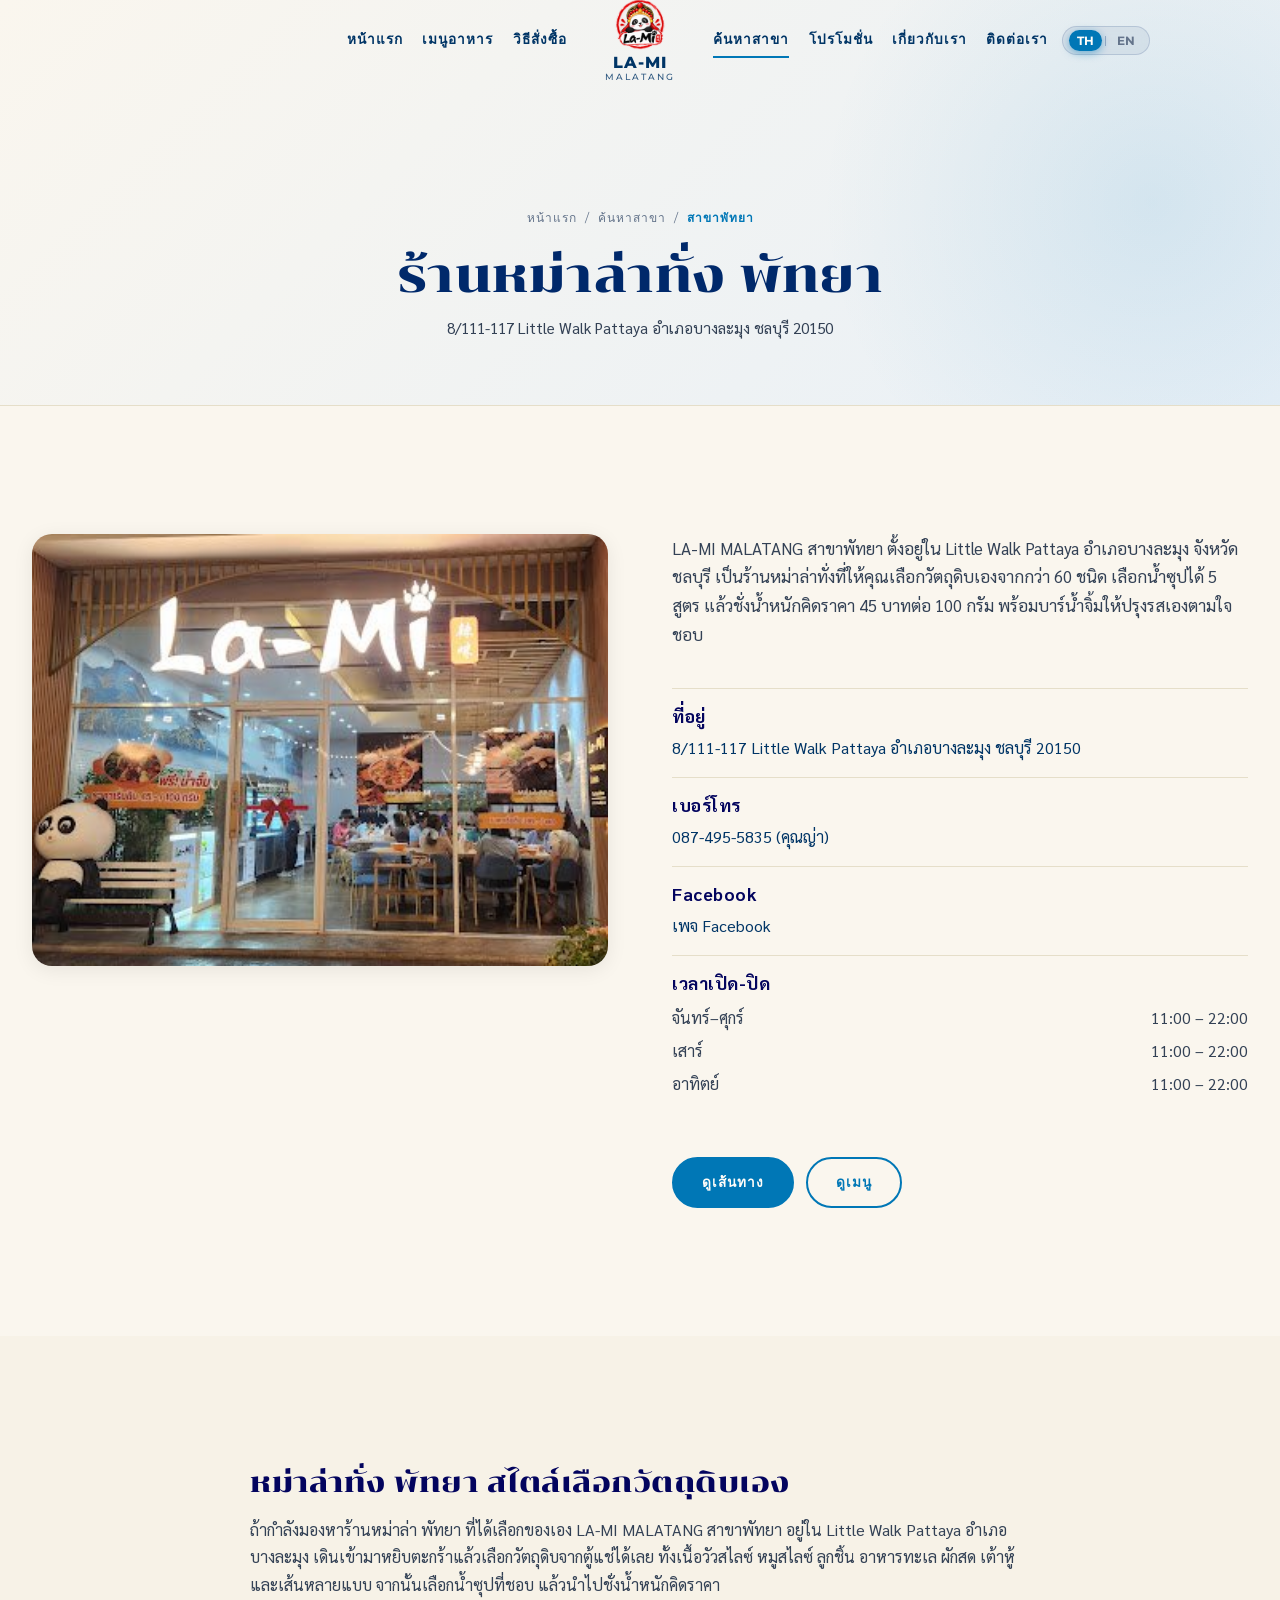
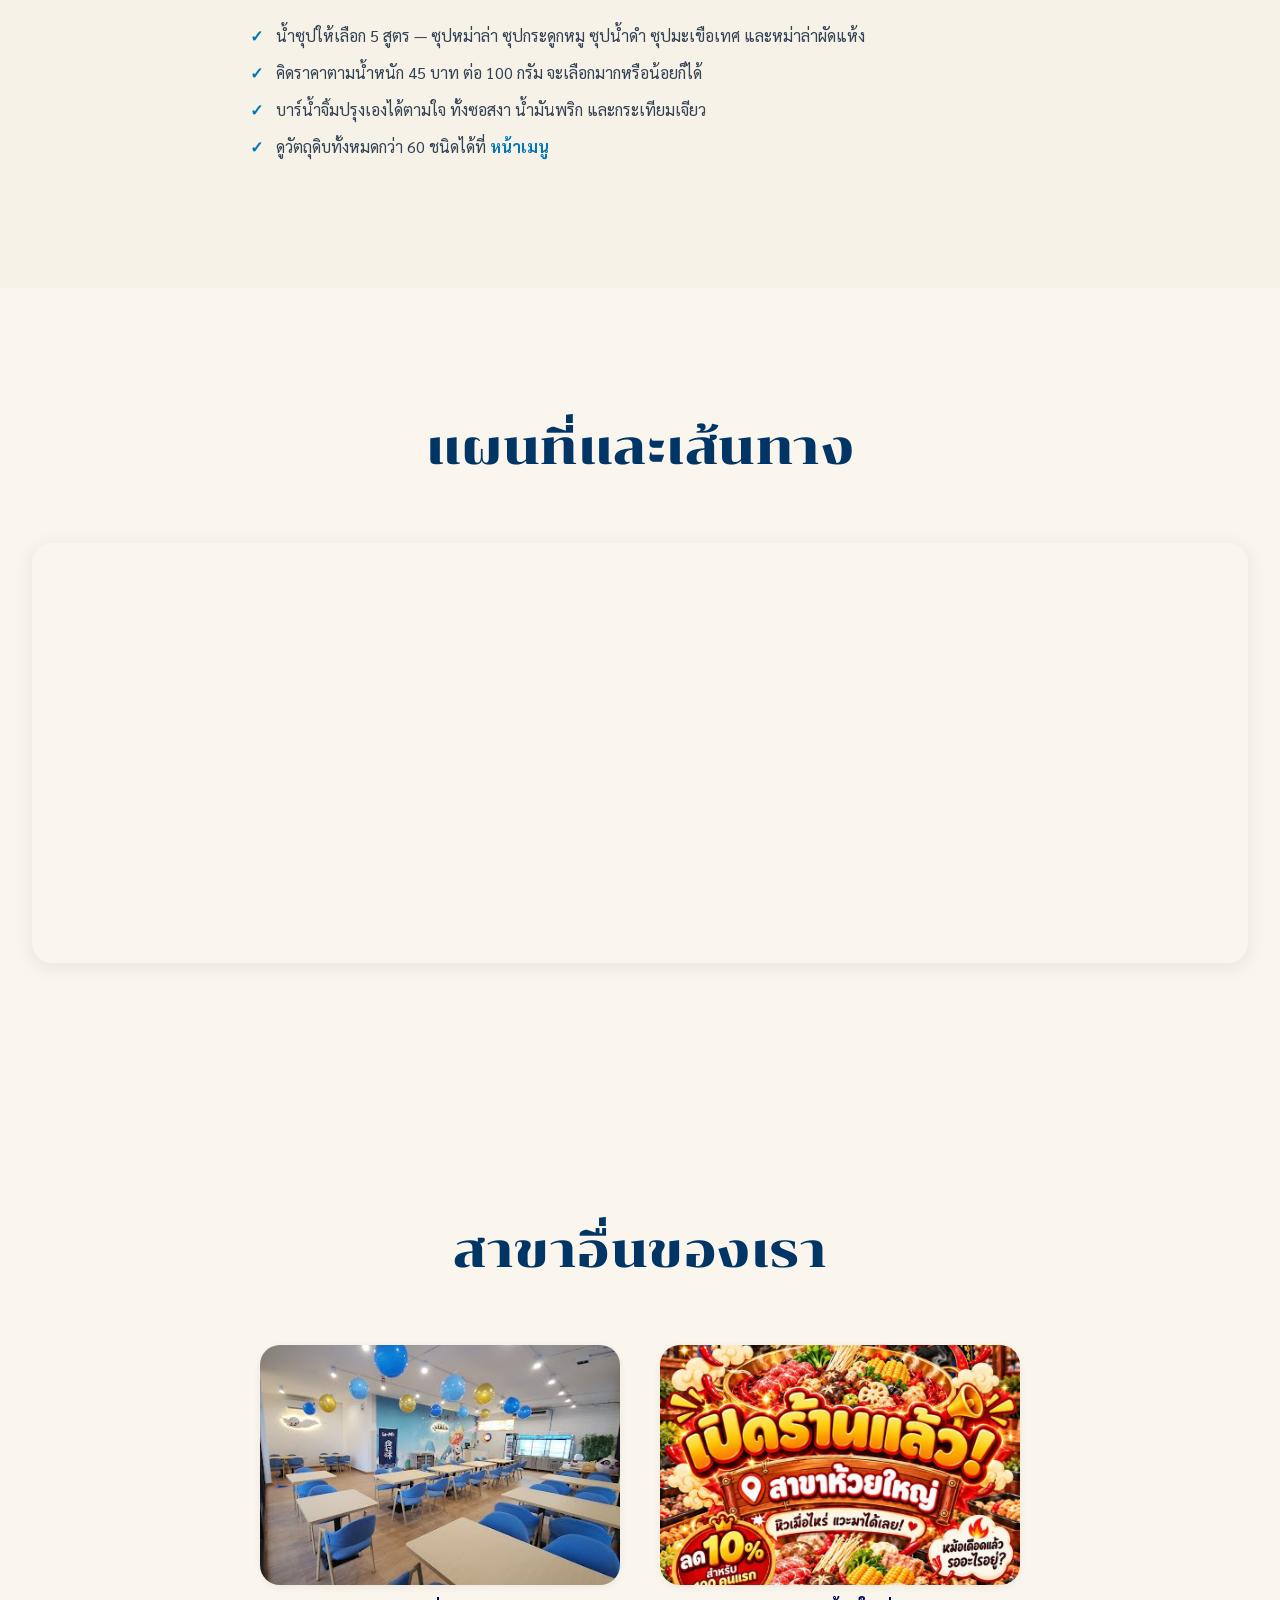
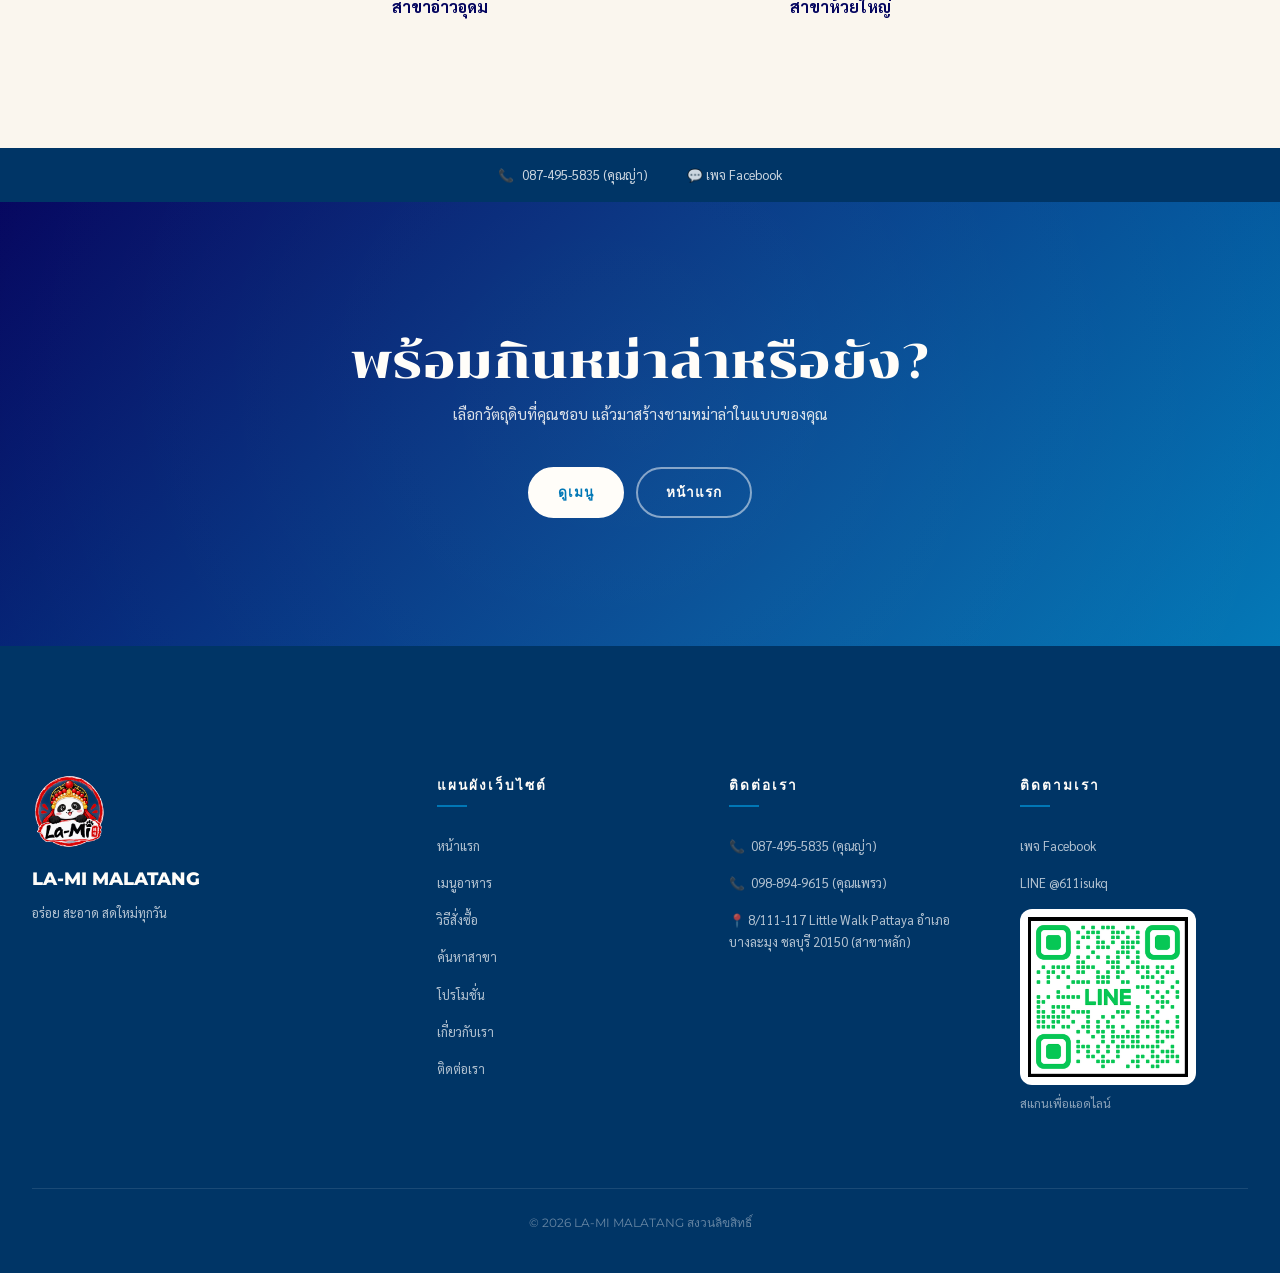
<file: branches/pattaya/index.html>
<!DOCTYPE html>
<html lang="th">
<head>
    <meta charset="UTF-8">
    <meta name="viewport" content="width=device-width, initial-scale=1.0">
    <meta name="description" content="LA-MI MALATANG สาขาพัทยา ร้านหม่าล่าทั่งใน Little Walk Pattaya อำเภอบางละมุง ชลบุรี เลือกวัตถุดิบเองกว่า 60 ชนิด ซุป 5 สูตร ชั่งน้ำหนัก 45 บาท/100 กรัม เปิดทุกวัน 11:00-22:00">
    <title data-i18n="doc_title_br_pattaya">ร้านหม่าล่าทั่ง พัทยา (Little Walk) | LA-MI MALATANG สาขาพัทยา</title>
    <link rel="icon" href="/favicon.ico" sizes="any">
    <link rel="icon" type="image/png" sizes="48x48" href="/assets/images/favicon-48.png">
    <link rel="icon" type="image/png" sizes="96x96" href="/assets/images/favicon-96.png">
    <link rel="icon" type="image/png" sizes="192x192" href="/assets/images/icon-192.png">
    <link rel="apple-touch-icon" sizes="180x180" href="/assets/images/apple-touch-icon.png">
    <link rel="stylesheet" href="/assets/css/styles.css?v=20261006c">
    <link rel="canonical" href="https://www.la-mi-malatang.com/branches/pattaya">
    <meta name="robots" content="index, follow, max-image-preview:large">
    <meta name="theme-color" content="#0077B6">

    <!-- OPEN GRAPH / SOCIAL SHARING -->
    <meta property="og:type" content="website">
    <meta property="og:site_name" content="LA-MI MALATANG">
    <meta property="og:locale" content="th_TH">
    <meta property="og:locale:alternate" content="en_US">
    <meta property="og:url" content="https://www.la-mi-malatang.com/branches/pattaya">
    <meta property="og:title" content="ร้านหม่าล่าทั่ง พัทยา (Little Walk) | LA-MI MALATANG สาขาพัทยา">
    <meta property="og:description" content="LA-MI MALATANG สาขาพัทยา ร้านหม่าล่าทั่งใน Little Walk Pattaya อำเภอบางละมุง ชลบุรี เลือกวัตถุดิบเองกว่า 60 ชนิด ซุป 5 สูตร ชั่งน้ำหนัก 45 บาท/100 กรัม เปิดทุกวัน 11:00-22:00">
    <meta property="og:image" content="https://www.la-mi-malatang.com/assets/images/branches/branch_pattaya.jpg">
    <meta property="og:image:alt" content="LA-MI MALATANG สาขาพัทยา">
    <meta name="twitter:card" content="summary_large_image">
    <meta name="twitter:title" content="ร้านหม่าล่าทั่ง พัทยา (Little Walk) | LA-MI MALATANG สาขาพัทยา">
    <meta name="twitter:description" content="LA-MI MALATANG สาขาพัทยา ร้านหม่าล่าทั่งใน Little Walk Pattaya อำเภอบางละมุง ชลบุรี เลือกวัตถุดิบเองกว่า 60 ชนิด ซุป 5 สูตร ชั่งน้ำหนัก 45 บาท/100 กรัม เปิดทุกวัน 11:00-22:00">
    <meta name="twitter:image" content="https://www.la-mi-malatang.com/assets/images/branches/branch_pattaya.jpg">

    <!-- STRUCTURED DATA (Schema.org / JSON-LD) -->
    <script type="application/ld+json">
{
  "@context": "https://schema.org",
  "@graph": [
    {
      "@type": "Restaurant",
      "@id": "https://www.la-mi-malatang.com/branches/pattaya#restaurant",
      "name": "LA-MI MALATANG PATTAYA",
      "alternateName": "ลามิ หม่าล่าทั่ง สาขาพัทยา",
      "image": "https://www.la-mi-malatang.com/assets/images/branches/branch_pattaya.jpg",
      "url": "https://www.la-mi-malatang.com/branches/pattaya",
      "telephone": "+66874955835",
      "priceRange": "฿฿",
      "currenciesAccepted": "THB",
      "servesCuisine": [
        "Chinese",
        "Sichuan",
        "Malatang"
      ],
      "hasMenu": "https://www.la-mi-malatang.com/menu",
      "parentOrganization": {
        "@id": "https://www.la-mi-malatang.com/#organization"
      },
      "address": {
        "@type": "PostalAddress",
        "streetAddress": "8/111-117 Little Walk Pattaya",
        "addressLocality": "Bang Lamung",
        "addressRegion": "Chon Buri",
        "postalCode": "20150",
        "addressCountry": "TH"
      },
      "geo": {
        "@type": "GeoCoordinates",
        "latitude": "12.9357576",
        "longitude": "100.9011316"
      },
      "hasMap": "https://www.google.com/maps?cid=8609748477386677717",
      "sameAs": [
        "https://www.facebook.com/profile.php?id=100093087823403",
        "https://lin.ee/z2csSbv"
      ],
      "openingHoursSpecification": [
        {
          "@type": "OpeningHoursSpecification",
          "dayOfWeek": [
            "Monday",
            "Tuesday",
            "Wednesday",
            "Thursday",
            "Friday",
            "Saturday",
            "Sunday"
          ],
          "opens": "11:00",
          "closes": "22:00"
        }
      ]
    },
    {
      "@type": "BreadcrumbList",
      "itemListElement": [
        {
          "@type": "ListItem",
          "position": 1,
          "name": "หน้าแรก",
          "item": "https://www.la-mi-malatang.com/"
        },
        {
          "@type": "ListItem",
          "position": 2,
          "name": "สาขา",
          "item": "https://www.la-mi-malatang.com/branches"
        },
        {
          "@type": "ListItem",
          "position": 3,
          "name": "สาขาพัทยา",
          "item": "https://www.la-mi-malatang.com/branches/pattaya"
        }
      ]
    }
  ]
}
    </script>
</head>
<body>
    <!-- HEADER -->
    <header class="header">
        <div class="header__inner">
            <div class="header__left">
                <nav class="nav">
                    <a href="/" class="nav__link" data-i18n="nav_home">HOME</a>
                    <a href="/menu" class="nav__link" data-i18n="nav_menu">MENU</a>
                    <a href="/#how-to-order" class="nav__link" data-i18n="nav_how_to_order">HOW TO ORDER</a>
                </nav>
            </div>
            
            <a href="/" class="header__logo">
                <img src="/assets/images/logo.png?v=20260922" alt="LA-MI MALATANG">
                <div class="header__logo-text">LA-MI<small>MALATANG</small></div>
            </a>
            
            <div class="header__right">
                <nav class="nav">
                    <a href="/branches" class="nav__link active" data-i18n="nav_branches">BRANCHES</a>
                    <a href="/promotions" class="nav__link" data-i18n="nav_promotions">PROMOTIONS</a>
                    <a href="/#about" class="nav__link" data-i18n="nav_about">ABOUT</a>
                    <a href="/#contact" class="nav__link" data-i18n="nav_contact">CONTACT</a>
                </nav>
                <div class="lang-switch">
                    <button class="lang-btn active" data-lang="th">TH</button>
                    <span class="lang-divider">|</span>
                    <button class="lang-btn" data-lang="en">EN</button>
                </div>
            </div>
            
            <div class="nav__toggle" id="navToggle">
                <span></span><span></span><span></span>
            </div>
        </div>
    </header>

    <!-- MOBILE MENU -->
    <div class="mobile-menu__overlay" id="mobileOverlay"></div>
    <div class="mobile-menu" id="mobileMenu">
        <a href="/" class="mobile-menu__link" data-i18n="nav_home">HOME</a>
        <a href="/menu" class="mobile-menu__link" data-i18n="nav_menu">MENU</a>
        <a href="/#how-to-order" class="mobile-menu__link" data-i18n="nav_how_to_order">HOW TO ORDER</a>
        <a href="/branches" class="mobile-menu__link active" data-i18n="nav_branches">BRANCHES</a>
        <a href="/promotions" class="mobile-menu__link" data-i18n="nav_promotions">PROMOTIONS</a>
        <a href="/#about" class="mobile-menu__link" data-i18n="nav_about">ABOUT</a>
        <a href="/#contact" class="mobile-menu__link" data-i18n="nav_contact">CONTACT</a>
        <div class="lang-switch lang-switch--mobile">
            <button class="lang-btn active" data-lang="th">TH</button>
            <span class="lang-divider">|</span>
            <button class="lang-btn" data-lang="en">EN</button>
        </div>
    </div>

    <!-- PAGE HERO -->
    <section class="page-hero reveal">
        <div class="container">
            <nav class="breadcrumb" aria-label="breadcrumb">
                <a href="/" data-i18n="nav_home">HOME</a>
                <span aria-hidden="true">/</span>
                <a href="/branches" data-i18n="nav_branches">BRANCHES</a>
                <span aria-hidden="true">/</span>
                <span aria-current="page" data-i18n="br_pattaya_name">สาขาพัทยา</span>
            </nav>
            <h1 data-i18n="br_pattaya_h1">ร้านหม่าล่าทั่ง พัทยา</h1>
            <p data-i18n="br_pattaya_addr">8/111-117 Little Walk Pattaya อำเภอบางละมุง ชลบุรี 20150</p>
        </div>
    </section>

    <!-- BRANCH DETAIL -->
    <section class="section reveal">
        <div class="container">
            <div class="branch-detail">
                <div class="branch-detail__media">
                    <img src="/assets/images/branches/branch_pattaya.jpg" width="408" height="270" alt="LA-MI MALATANG สาขาพัทยา 8/111-117 Little Walk Pattaya อำเภอบางละมุง ชลบุรี 20150">
                </div>
                <div class="branch-detail__info">
                    <p class="branch-detail__intro" data-i18n="br_pattaya_intro">LA-MI MALATANG สาขาพัทยา ตั้งอยู่ใน Little Walk Pattaya อำเภอบางละมุง จังหวัดชลบุรี เป็นร้านหม่าล่าทั่งที่ให้คุณเลือกวัตถุดิบเองจากกว่า 60 ชนิด เลือกน้ำซุปได้ 5 สูตร แล้วชั่งน้ำหนักคิดราคา 45 บาทต่อ 100 กรัม พร้อมบาร์น้ำจิ้มให้ปรุงรสเองตามใจชอบ</p>

                    <div class="branch-detail__block">
                        <h2 data-i18n="br_addr_title">ที่อยู่</h2>
                        <p><a href="https://www.google.com/maps?cid=8609748477386677717" target="_blank" rel="noopener" data-i18n="br_pattaya_addr">8/111-117 Little Walk Pattaya อำเภอบางละมุง ชลบุรี 20150</a></p>
                    </div>

                    <div class="branch-detail__block">
                        <h2 data-i18n="br_phone_title">เบอร์โทร</h2>
                        <p><a href="tel:0874955835" data-i18n="phone_main">087-495-5835 (คุณญ่า)</a></p>
                    </div>
                    <div class="branch-detail__block">
                        <h2 data-i18n="br_fb_title">Facebook</h2>
                        <p><a href="https://www.facebook.com/profile.php?id=100093087823403" target="_blank" rel="noopener" data-i18n="footer_fb_page">เพจ Facebook</a></p>
                    </div>

                    <div class="branch-detail__block">
                        <h2 data-i18n="hours_title">เวลาเปิด-ปิด</h2>
                        <div class="branch-detail__row"><span data-i18n="days_mon_fri">จันทร์–ศุกร์</span><span>11:00 – 22:00</span></div>
                        <div class="branch-detail__row"><span data-i18n="days_sat">เสาร์</span><span>11:00 – 22:00</span></div>
                        <div class="branch-detail__row"><span data-i18n="days_sun">อาทิตย์</span><span>11:00 – 22:00</span></div>
                    </div>

                    <div class="branch-detail__actions btn-group">
                        <a href="https://www.google.com/maps?cid=8609748477386677717" target="_blank" rel="noopener" class="btn btn--primary" data-i18n="btn_directions">GET DIRECTIONS</a>
                        <a href="/menu" class="btn btn--secondary" data-i18n="sig_btn">VIEW MENU</a>
                    </div>
                </div>
            </div>
        </div>
    </section>

    <!-- ABOUT THIS BRANCH -->
    <section class="section section--light reveal">
        <div class="container">
            <div class="branch-copy">
                <h2 data-i18n="br_pattaya_seo_h2">หม่าล่าทั่ง พัทยา สไตล์เลือกวัตถุดิบเอง</h2>
                <p data-i18n="br_pattaya_seo_body">ถ้ากำลังมองหาร้านหม่าล่า พัทยา ที่ได้เลือกของเอง LA-MI MALATANG สาขาพัทยา อยู่ใน Little Walk Pattaya อำเภอบางละมุง เดินเข้ามาหยิบตะกร้าแล้วเลือกวัตถุดิบจากตู้แช่ได้เลย ทั้งเนื้อวัวสไลซ์ หมูสไลซ์ ลูกชิ้น อาหารทะเล ผักสด เต้าหู้ และเส้นหลายแบบ จากนั้นเลือกน้ำซุปที่ชอบ แล้วนำไปชั่งน้ำหนักคิดราคา</p>
                <ul class="branch-copy__facts">
                    <li data-i18n="br_fact_soups">น้ำซุปให้เลือก 5 สูตร — ซุปหม่าล่า ซุปกระดูกหมู ซุปน้ำดำ ซุปมะเขือเทศ และหม่าล่าผัดแห้ง</li>
                    <li data-i18n="br_fact_price">คิดราคาตามน้ำหนัก 45 บาท ต่อ 100 กรัม จะเลือกมากหรือน้อยก็ได้</li>
                    <li data-i18n="br_fact_sauce">บาร์น้ำจิ้มปรุงเองได้ตามใจ ทั้งซอสงา น้ำมันพริก และกระเทียมเจียว</li>
                    <li data-i18n="br_fact_menu">ดูวัตถุดิบทั้งหมดกว่า 60 ชนิดได้ที่ <a href="/menu">หน้าเมนู</a></li>
                </ul>
            </div>
        </div>
    </section>

    <!-- MAP -->
    <section class="section section--offwhite reveal">
        <div class="container">
            <div class="section-heading text-center mb-xl">
                <h2 data-i18n="br_map_title">แผนที่และเส้นทาง</h2>
            </div>
            <div class="map-container" style="border-radius: var(--radius-lg); overflow: hidden; box-shadow: var(--shadow-md);">
                <iframe src="https://www.google.com/maps/embed?pb=!1m18!1m12!1m3!1d3888.563421246247!2d100.90113157592214!3d12.93575758737631!2m3!1f0!2f0!3f0!3m2!1i1024!2i768!4f13.1!3m3!1m2!1s0x310295325330ac7d%3A0x777bf89fb017ddd5!2sLa-Mi%20Malatang!5e0!3m2!1sth!2sth!4v1788448262429!5m2!1sth!2sth" width="100%" height="420" style="border:0; display: block;" title="LA-MI MALATANG สาขาพัทยา" allowfullscreen="" loading="lazy" referrerpolicy="strict-origin-when-cross-origin"></iframe>
            </div>
        </div>
    </section>

    <!-- OTHER BRANCHES -->
    <section class="section reveal">
        <div class="container">
            <div class="section-heading text-center mb-xl">
                <h2 data-i18n="br_other_title">สาขาอื่นของเรา</h2>
            </div>
            <div class="branch-detail__others">
                <a href="/branches/ao-udom" class="branch-detail__other">
                    <img src="/assets/images/branches/branch_aoudom.jpg" width="408" height="347" alt="LA-MI MALATANG สาขาอ่าวอุดม" loading="lazy">
                    <span data-i18n="br_aoudom_name">สาขาอ่าวอุดม</span>
                </a>
                <a href="/branches/huai-yai" class="branch-detail__other">
                    <img src="/assets/images/promo/huaiyai_now_open.jpg" width="800" height="1200" alt="LA-MI MALATANG สาขาห้วยใหญ่" loading="lazy">
                    <span data-i18n="br_huaiyai_name">สาขาห้วยใหญ่</span>
                </a>
            </div>
        </div>
    </section>

    <!-- CONTACT BAR -->
    <div class="contact-bar reveal">
        <div class="container contact-bar__inner">
            <a href="tel:0874955835" class="contact-bar__item">📞 <span data-i18n="phone_main">087-495-5835 (คุณญ่า)</span></a>
            <a href="https://www.facebook.com/profile.php?id=100093087823403" target="_blank" rel="noopener" class="contact-bar__item" data-i18n="contact_fb">💬 เพจ Facebook</a>
        </div>
    </div>

    <!-- CONTACT CTA -->
    <section class="contact-cta reveal">
        <div class="container">
            <h2 data-i18n="contact_title">READY FOR YOUR MALA?</h2>
            <p data-i18n="contact_desc">เลือกวัตถุดิบที่คุณชอบ แล้วมาสร้างชามหม่าล่าในแบบของคุณ</p>
            <div class="btn-group">
                <a href="/menu" class="btn btn--white" data-i18n="sig_btn">VIEW MENU</a>
                <a href="/" class="btn btn--outline-white" data-i18n="nav_home">HOME</a>
            </div>
        </div>
    </section>

    <!-- FOOTER -->
    <footer class="footer">
        <div class="container">
            <div class="footer__grid">
                <div class="footer__brand">
                    <img src="/assets/images/logo.png?v=20260922" alt="LA-MI MALATANG">
                    <div class="footer__brand-name">LA-MI MALATANG</div>
                    <p data-i18n="footer_tagline">อร่อย สะอาด สดใหม่ทุกวัน</p>
                </div>
                <div class="footer__col">
                    <h4 data-i18n="footer_sitemap">SITEMAP</h4>
                    <ul>
                        <li><a href="/" data-i18n="nav_home">Home</a></li>
                        <li><a href="/menu" data-i18n="nav_menu">Menu</a></li>
                        <li><a href="/#how-to-order" data-i18n="nav_how_to_order">How to Order</a></li>
                        <li><a href="/branches" data-i18n="nav_branches">Branches</a></li>
                        <li><a href="/promotions" data-i18n="nav_promotions">Promotions</a></li>
                        <li><a href="/#about" data-i18n="nav_about">About</a></li>
                        <li><a href="/#contact" data-i18n="nav_contact">Contact</a></li>
                    </ul>
                </div>
                <div class="footer__col">
                    <h4 data-i18n="footer_contact">CONTACT</h4>
                    <ul>
                        <li><a href="tel:0874955835">📞 <span data-i18n="phone_main">087-495-5835 (คุณญ่า)</span></a></li>
                        <li><a href="tel:0988949615">📞 <span data-i18n="phone_huaiyai">098-894-9615 (คุณแพรว)</span></a></li>
                        <li><a href="https://maps.google.com/?q=8/111-117+Little+Walk+Pattaya+Amphoe+Bang+Lamung+Thailand+Chon+Buri+20150" target="_blank" rel="noopener" data-i18n="footer_address">📍 8/111-117 Little Walk Pattaya อำเภอบางละมุง ชลบุรี 20150 (สาขาหลัก)</a></li>
                    </ul>
                </div>
                <div class="footer__col">
                    <h4 data-i18n="footer_follow">FOLLOW US</h4>
                    <ul>
                        <li><a href="https://www.facebook.com/profile.php?id=100093087823403" target="_blank" rel="noopener" data-i18n="footer_fb_page">Facebook Page</a></li>
                        <li><a href="https://lin.ee/z2csSbv" target="_blank" rel="noopener" data-i18n="footer_line">LINE @611isukq</a></li>
                        <li class="footer__qr">
                            <a href="https://lin.ee/z2csSbv" target="_blank" rel="noopener" aria-label="LINE @611isukq"><img src="/assets/images/line_qr.png" width="288" height="288" alt="QR code แอดไลน์ LA-MI MALATANG @611isukq" loading="lazy"></a>
                            <span data-i18n="footer_line_scan">สแกนเพื่อแอดไลน์</span>
                        </li>
                    </ul>
                </div>
            </div>
            <div class="footer__bottom" data-i18n="footer_copy">
                &copy; 2026 LA-MI MALATANG สงวนลิขสิทธิ์
            </div>
        </div>
    </footer>

    <script src="/assets/js/i18n.js?v=20261006f"></script>
    <script src="/assets/js/app.js?v=20260923a"></script>
</body>
</html>
</file>
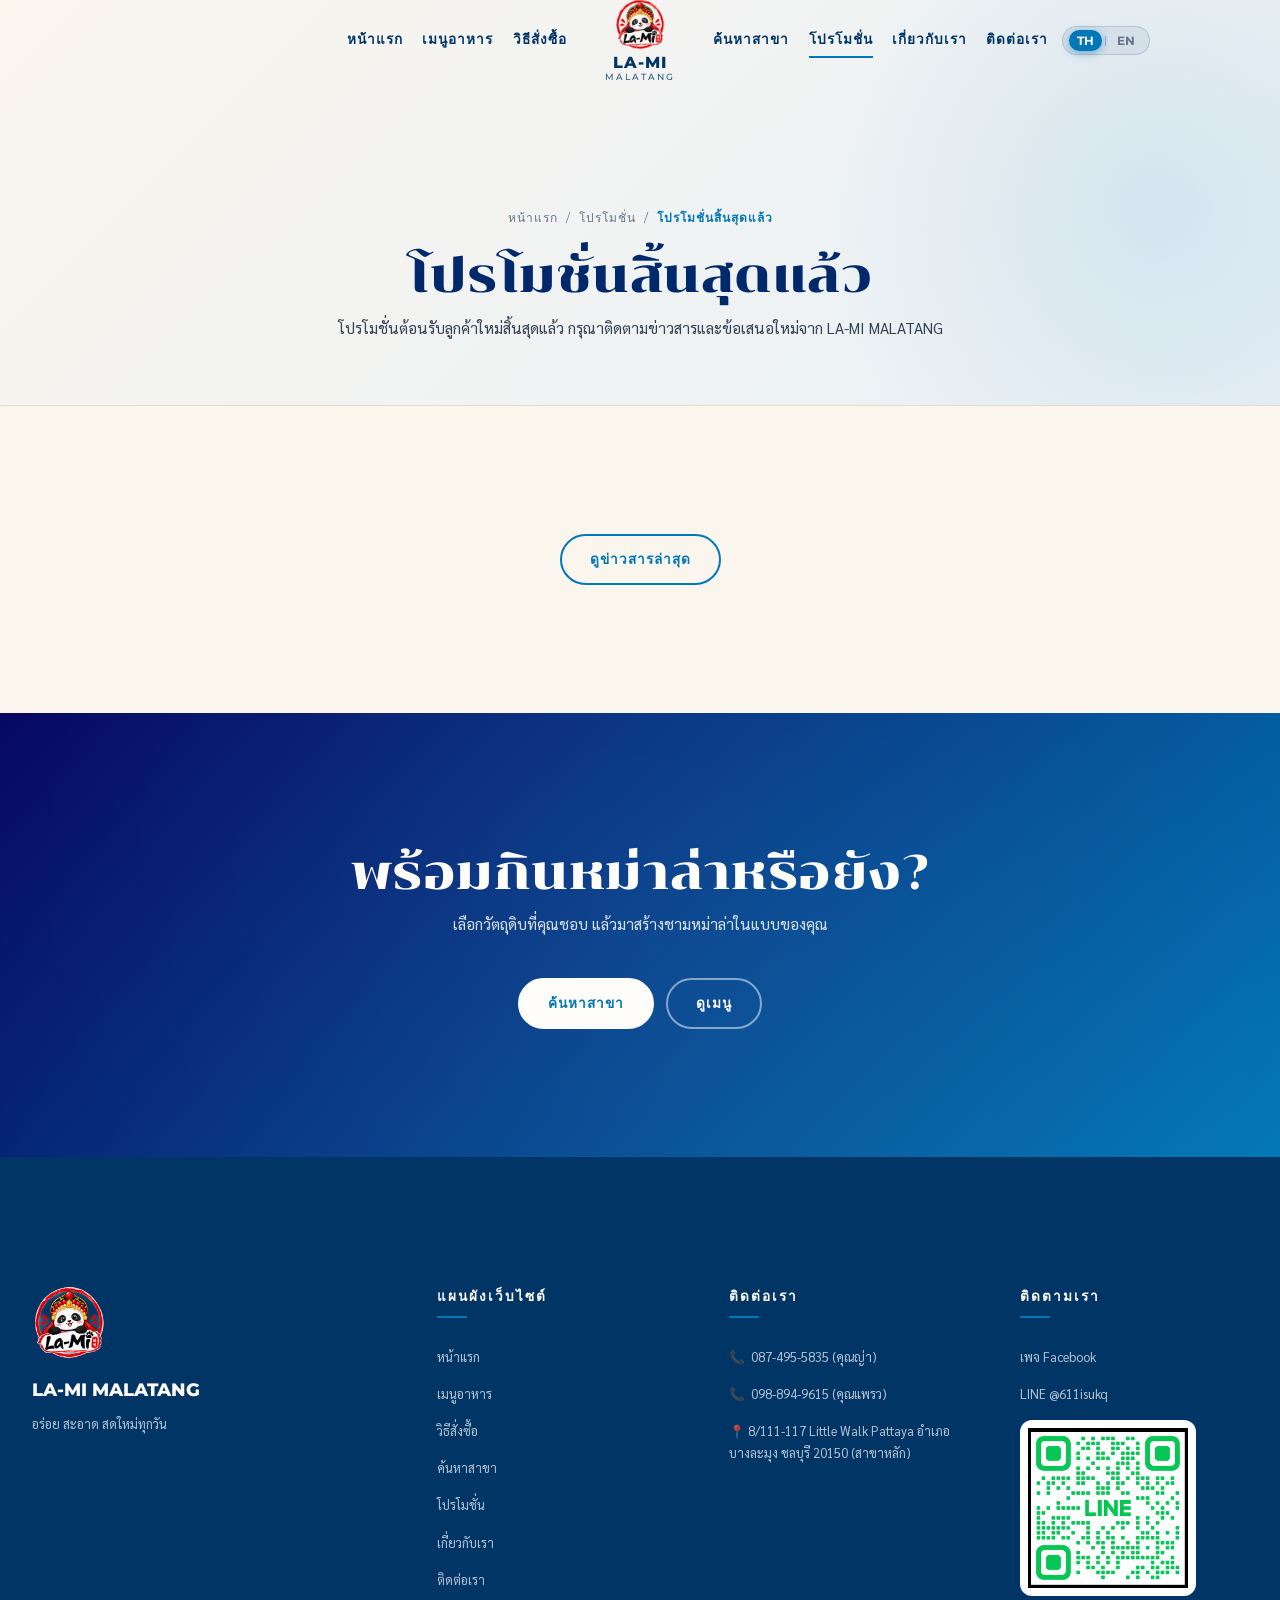
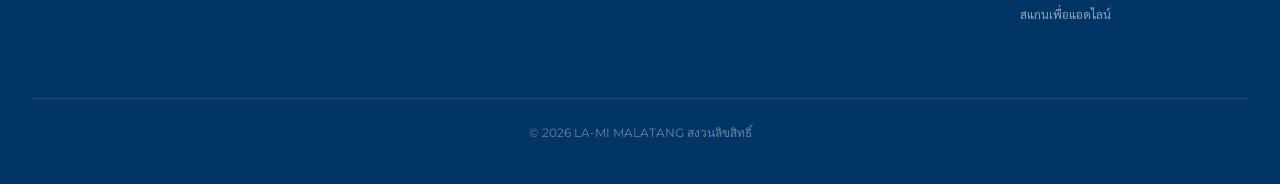
<file: promotions/new-customer/index.html>
<!DOCTYPE html>
<html lang="th">
<head>
    <meta charset="UTF-8">
    <meta name="viewport" content="width=device-width, initial-scale=1.0">
    <meta name="description" content="โปรโมชั่นต้อนรับลูกค้าใหม่สิ้นสุดแล้ว ติดตามข่าวสารและข้อเสนอใหม่จาก LA-MI MALATANG">
    <title data-i18n="promo_expired_title">โปรโมชั่นสิ้นสุดแล้ว | LA-MI MALATANG</title>
    <link rel="icon" href="/favicon.ico" sizes="any">
    <link rel="icon" type="image/png" sizes="48x48" href="/assets/images/favicon-48.png">
    <link rel="icon" type="image/png" sizes="96x96" href="/assets/images/favicon-96.png">
    <link rel="icon" type="image/png" sizes="192x192" href="/assets/images/icon-192.png">
    <link rel="apple-touch-icon" sizes="180x180" href="/assets/images/apple-touch-icon.png">
    <link rel="stylesheet" href="/assets/css/styles.css?v=20261006c">
    <link rel="canonical" href="https://www.la-mi-malatang.com/promotions/new-customer">
    <meta name="robots" content="noindex, follow">
    <meta name="theme-color" content="#0077B6">

    <!-- OPEN GRAPH / SOCIAL SHARING -->
    <meta property="og:type" content="article">
    <meta property="og:site_name" content="LA-MI MALATANG">
    <meta property="og:locale" content="th_TH">
    <meta property="og:locale:alternate" content="en_US">
    <meta property="og:url" content="https://www.la-mi-malatang.com/promotions/new-customer">
    <meta property="og:title" content="โปรโมชั่นสิ้นสุดแล้ว | LA-MI MALATANG">
    <meta property="og:description" content="โปรโมชั่นต้อนรับลูกค้าใหม่สิ้นสุดแล้ว ติดตามข่าวสารและข้อเสนอใหม่จาก LA-MI MALATANG">
    <meta property="og:image" content="https://www.la-mi-malatang.com/assets/images/food_promo.jpg">
    <meta property="og:image:alt" content="LA-MI MALATANG หม่าล่าทั่ง">
    <meta name="twitter:card" content="summary_large_image">
    <meta name="twitter:title" content="โปรโมชั่นสิ้นสุดแล้ว | LA-MI MALATANG">
    <meta name="twitter:description" content="โปรโมชั่นต้อนรับลูกค้าใหม่สิ้นสุดแล้ว ติดตามข่าวสารและข้อเสนอใหม่จาก LA-MI MALATANG">
    <meta name="twitter:image" content="https://www.la-mi-malatang.com/assets/images/food_promo.jpg">
</head>
<body>
    <!-- HEADER -->
    <header class="header">
        <div class="header__inner">
            <div class="header__left">
                <nav class="nav">
                    <a href="/" class="nav__link" data-i18n="nav_home">HOME</a>
                    <a href="/menu" class="nav__link" data-i18n="nav_menu">MENU</a>
                    <a href="/#how-to-order" class="nav__link" data-i18n="nav_how_to_order">HOW TO ORDER</a>
                </nav>
            </div>
            
            <a href="/" class="header__logo">
                <img src="/assets/images/logo.png?v=20260922" alt="LA-MI MALATANG">
                <div class="header__logo-text">LA-MI<small>MALATANG</small></div>
            </a>
            
            <div class="header__right">
                <nav class="nav">
                    <a href="/branches" class="nav__link" data-i18n="nav_branches">BRANCHES</a>
                    <a href="/promotions" class="nav__link active" data-i18n="nav_promotions">PROMOTIONS</a>
                    <a href="/#about" class="nav__link" data-i18n="nav_about">ABOUT</a>
                    <a href="/#contact" class="nav__link" data-i18n="nav_contact">CONTACT</a>
                </nav>
                <div class="lang-switch">
                    <button class="lang-btn active" data-lang="th">TH</button>
                    <span class="lang-divider">|</span>
                    <button class="lang-btn" data-lang="en">EN</button>
                </div>
            </div>
            
            <div class="nav__toggle" id="navToggle">
                <span></span><span></span><span></span>
            </div>
        </div>
    </header>

    <!-- MOBILE MENU -->
    <div class="mobile-menu__overlay" id="mobileOverlay"></div>
    <div class="mobile-menu" id="mobileMenu">
        <a href="/" class="mobile-menu__link" data-i18n="nav_home">HOME</a>
        <a href="/menu" class="mobile-menu__link" data-i18n="nav_menu">MENU</a>
        <a href="/#how-to-order" class="mobile-menu__link" data-i18n="nav_how_to_order">HOW TO ORDER</a>
        <a href="/branches" class="mobile-menu__link" data-i18n="nav_branches">BRANCHES</a>
        <a href="/promotions" class="mobile-menu__link active" data-i18n="nav_promotions">PROMOTIONS</a>
        <a href="/#about" class="mobile-menu__link" data-i18n="nav_about">ABOUT</a>
        <a href="/#contact" class="mobile-menu__link" data-i18n="nav_contact">CONTACT</a>
        <div class="lang-switch lang-switch--mobile">
            <button class="lang-btn active" data-lang="th">TH</button>
            <span class="lang-divider">|</span>
            <button class="lang-btn" data-lang="en">EN</button>
        </div>
    </div>

    <!-- PAGE HERO -->
    <section class="page-hero reveal">
        <div class="container">
            <nav class="breadcrumb" aria-label="breadcrumb">
                <a href="/" data-i18n="nav_home">HOME</a>
                <span aria-hidden="true">/</span>
                <a href="/promotions" data-i18n="nav_promotions">PROMOTIONS</a>
                <span aria-hidden="true">/</span>
            <span aria-current="page" data-i18n="promo_expired_title">โปรโมชั่นสิ้นสุดแล้ว</span>
            </nav>
            <h1 data-i18n="promo_expired_title">โปรโมชั่นสิ้นสุดแล้ว</h1>
            <p data-i18n="promo_expired_body">โปรโมชั่นต้อนรับลูกค้าใหม่สิ้นสุดแล้ว กรุณาติดตามข่าวสารและข้อเสนอใหม่จาก LA-MI MALATANG</p>
        </div>
    </section>

    <section class="section reveal text-center">
        <div class="container">
            <p><a href="/promotions" class="btn btn--secondary" data-i18n="promo_expired_back">ดูข่าวสารล่าสุด</a></p>
        </div>
    </section>

    <!-- CONTACT CTA -->
    <section class="contact-cta reveal">
        <div class="container">
            <h2 data-i18n="contact_title">READY FOR YOUR MALA?</h2>
            <p data-i18n="contact_desc">เลือกวัตถุดิบที่คุณชอบ แล้วมาสร้างชามหม่าล่าในแบบของคุณ</p>
            <div class="btn-group">
                <a href="/branches" class="btn btn--white" data-i18n="nav_btn_branch">FIND A BRANCH</a>
                <a href="/menu" class="btn btn--outline-white" data-i18n="sig_btn">VIEW MENU</a>
            </div>
        </div>
    </section>

    <!-- FOOTER -->
    <footer class="footer">
        <div class="container">
            <div class="footer__grid">
                <div class="footer__brand">
                    <img src="/assets/images/logo.png?v=20260922" alt="LA-MI MALATANG">
                    <div class="footer__brand-name">LA-MI MALATANG</div>
                    <p data-i18n="footer_tagline">อร่อย สะอาด สดใหม่ทุกวัน</p>
                </div>
                <div class="footer__col">
                    <h4 data-i18n="footer_sitemap">SITEMAP</h4>
                    <ul>
                        <li><a href="/" data-i18n="nav_home">Home</a></li>
                        <li><a href="/menu" data-i18n="nav_menu">Menu</a></li>
                        <li><a href="/#how-to-order" data-i18n="nav_how_to_order">How to Order</a></li>
                        <li><a href="/branches" data-i18n="nav_branches">Branches</a></li>
                        <li><a href="/promotions" data-i18n="nav_promotions">Promotions</a></li>
                        <li><a href="/#about" data-i18n="nav_about">About</a></li>
                        <li><a href="/#contact" data-i18n="nav_contact">Contact</a></li>
                    </ul>
                </div>
                <div class="footer__col">
                    <h4 data-i18n="footer_contact">CONTACT</h4>
                    <ul>
                        <li><a href="tel:0874955835">📞 <span data-i18n="phone_main">087-495-5835 (คุณญ่า)</span></a></li>
                        <li><a href="tel:0988949615">📞 <span data-i18n="phone_huaiyai">098-894-9615 (คุณแพรว)</span></a></li>
                        <li><a href="https://maps.google.com/?q=8/111-117+Little+Walk+Pattaya+Amphoe+Bang+Lamung+Thailand+Chon+Buri+20150" target="_blank" rel="noopener" data-i18n="footer_address">📍 8/111-117 Little Walk Pattaya อำเภอบางละมุง ชลบุรี 20150 (สาขาหลัก)</a></li>
                    </ul>
                </div>
                <div class="footer__col">
                    <h4 data-i18n="footer_follow">FOLLOW US</h4>
                    <ul>
                        <li><a href="https://www.facebook.com/profile.php?id=100093087823403" target="_blank" rel="noopener" data-i18n="footer_fb_page">Facebook Page</a></li>
                        <li><a href="https://lin.ee/z2csSbv" target="_blank" rel="noopener" data-i18n="footer_line">LINE @611isukq</a></li>
                        <li class="footer__qr">
                            <a href="https://lin.ee/z2csSbv" target="_blank" rel="noopener" aria-label="LINE @611isukq"><img src="/assets/images/line_qr.png" width="288" height="288" alt="QR code แอดไลน์ LA-MI MALATANG @611isukq" loading="lazy"></a>
                            <span data-i18n="footer_line_scan">สแกนเพื่อแอดไลน์</span>
                        </li>
                    </ul>
                </div>
            </div>
            <div class="footer__bottom" data-i18n="footer_copy">
                &copy; 2026 LA-MI MALATANG สงวนลิขสิทธิ์
            </div>
        </div>
    </footer>

    <script src="/assets/js/i18n.js?v=20261006f"></script>
    <script src="/assets/js/app.js?v=20260923a"></script>
</body>
</html>
</file>
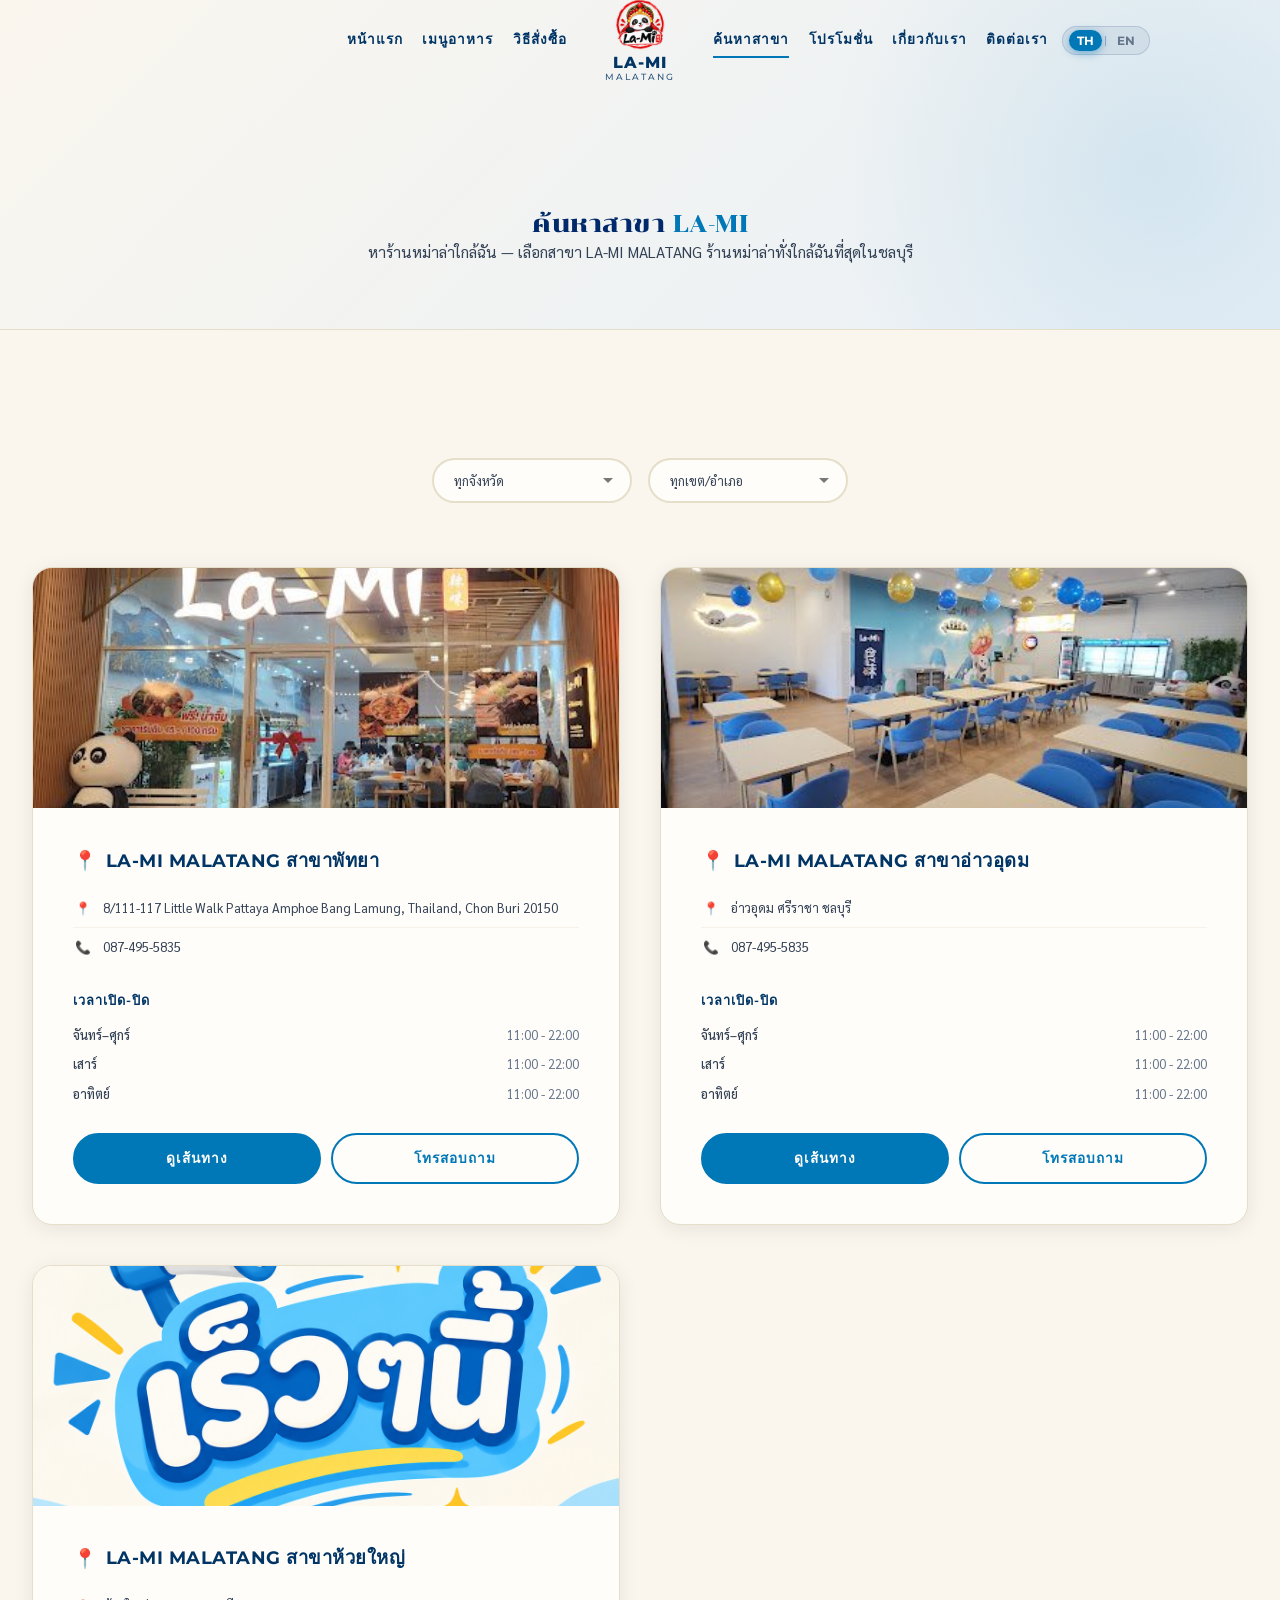
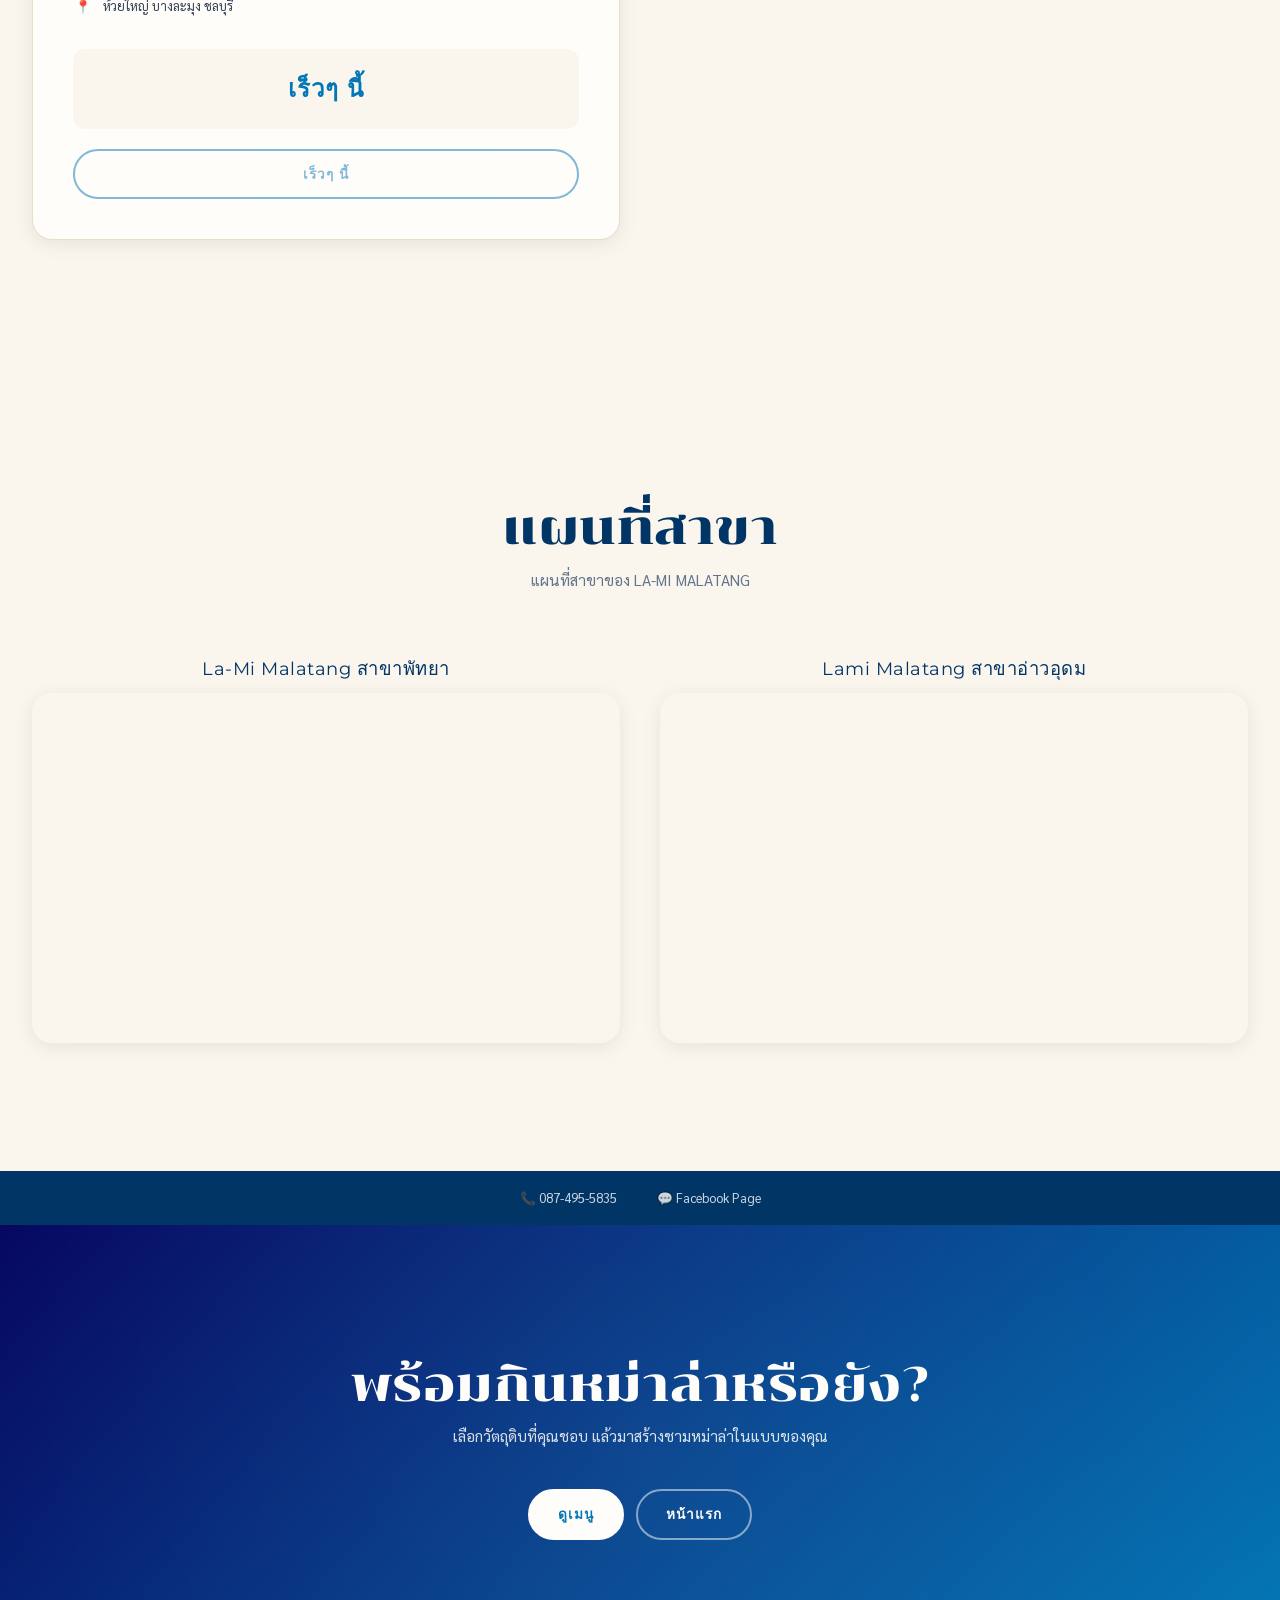
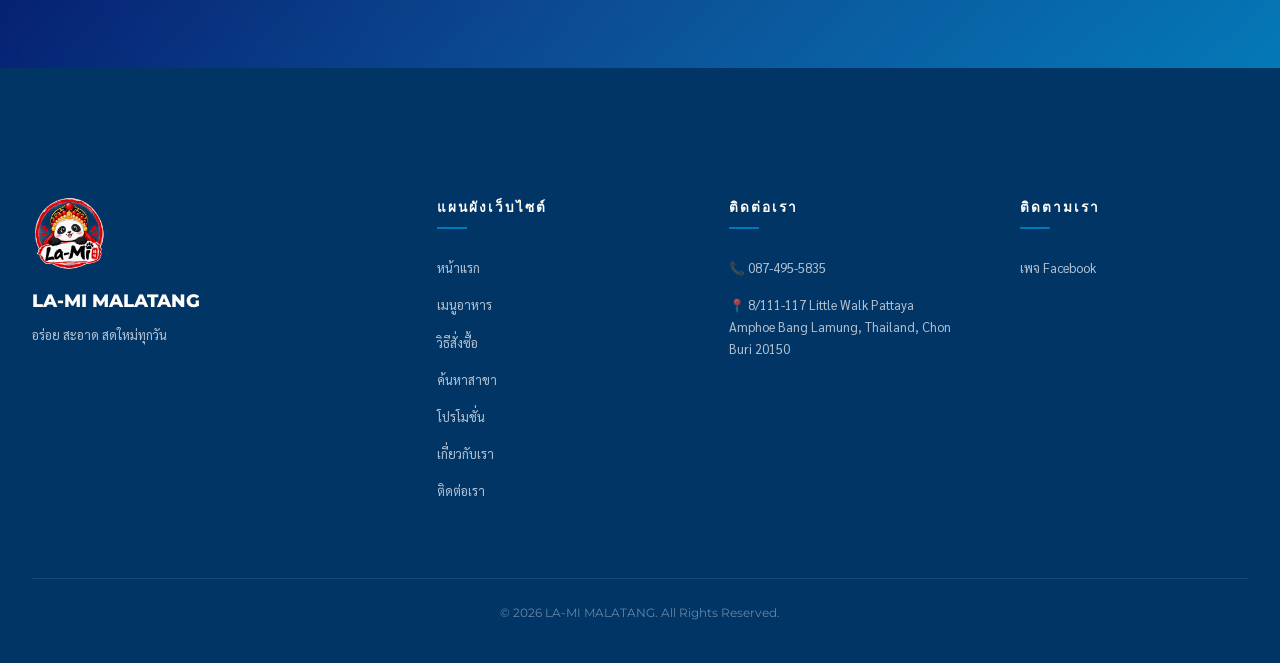
<file: branches.html>
<!DOCTYPE html>
<html lang="th">
<head>
    <meta charset="UTF-8">
    <meta name="viewport" content="width=device-width, initial-scale=1.0">
    <title data-i18n="doc_title_branches">BRANCHES | LA-MI MALATANG</title>
    <link rel="icon" type="image/png" href="assets/images/logo.png">
    <link rel="stylesheet" href="assets/css/styles.css">
    <style>
        .map-placeholder {
            background: #E2E8F0;
            border-radius: var(--radius-lg);
            min-height: 400px;
            display: flex;
            align-items: center;
            justify-content: center;
            color: var(--clr-muted);
            font-size: var(--fs-h3);
            text-align: center;
            padding: var(--space-xl);
        }
    </style>
    <!-- STRUCTURED DATA (Schema.org / JSON-LD) -->
    <script type="application/ld+json">
{
  "@context": "https://schema.org",
  "@graph": [
    {
      "@type": "Restaurant",
      "@id": "https://tanakornphoarmat.github.io/LaMi_Malatang/branches.html#pattaya",
      "name": "LA-MI MALATANG PATTAYA",
      "alternateName": "ลามิ หม่าล่าทั่ง สาขาพัทยา",
      "image": "https://tanakornphoarmat.github.io/LaMi_Malatang/assets/images/branches/branch_pattaya.jpg",
      "url": "https://tanakornphoarmat.github.io/LaMi_Malatang/branches.html",
      "telephone": "+66874955835",
      "priceRange": "฿฿",
      "currenciesAccepted": "THB",
      "servesCuisine": [
        "Chinese",
        "Sichuan",
        "Malatang"
      ],
      "hasMenu": "https://tanakornphoarmat.github.io/LaMi_Malatang/menu.html",
      "parentOrganization": {
        "@id": "https://tanakornphoarmat.github.io/LaMi_Malatang/#organization"
      },
      "address": {
        "@type": "PostalAddress",
        "streetAddress": "8/111-117 Little Walk Pattaya",
        "addressLocality": "Bang Lamung",
        "addressRegion": "Chon Buri",
        "addressCountry": "TH",
        "postalCode": "20150"
      },
      "openingHoursSpecification": [
        {
          "@type": "OpeningHoursSpecification",
          "dayOfWeek": [
            "Monday",
            "Tuesday",
            "Wednesday",
            "Thursday",
            "Friday",
            "Saturday",
            "Sunday"
          ],
          "opens": "11:00",
          "closes": "22:00"
        }
      ],
      "hasMap": "https://www.google.com/maps?cid=8609748477386677717",
      "sameAs": [
        "https://www.facebook.com/profile.php?id=100093087823403"
      ]
    },
    {
      "@type": "Restaurant",
      "@id": "https://tanakornphoarmat.github.io/LaMi_Malatang/branches.html#ao-udom",
      "name": "LA-MI MALATANG AO UDOM",
      "alternateName": "ลามิ หม่าล่าทั่ง สาขาอ่าวอุดม",
      "image": "https://tanakornphoarmat.github.io/LaMi_Malatang/assets/images/branches/branch_aoudom.jpg",
      "url": "https://tanakornphoarmat.github.io/LaMi_Malatang/branches.html",
      "telephone": "+66874955835",
      "priceRange": "฿฿",
      "currenciesAccepted": "THB",
      "servesCuisine": [
        "Chinese",
        "Sichuan",
        "Malatang"
      ],
      "hasMenu": "https://tanakornphoarmat.github.io/LaMi_Malatang/menu.html",
      "parentOrganization": {
        "@id": "https://tanakornphoarmat.github.io/LaMi_Malatang/#organization"
      },
      "address": {
        "@type": "PostalAddress",
        "streetAddress": "อ่าวอุดม",
        "addressLocality": "ศรีราชา",
        "addressRegion": "ชลบุรี",
        "addressCountry": "TH"
      },
      "openingHoursSpecification": [
        {
          "@type": "OpeningHoursSpecification",
          "dayOfWeek": [
            "Monday",
            "Tuesday",
            "Wednesday",
            "Thursday",
            "Friday",
            "Saturday",
            "Sunday"
          ],
          "opens": "11:00",
          "closes": "22:00"
        }
      ],
      "hasMap": "https://www.google.com/maps?cid=16844624302920910199",
      "sameAs": [
        "https://www.facebook.com/profile.php?id=100093087823403"
      ]
    }
  ]
}
    </script>
</head>
<body>
    <!-- HEADER -->
    <header class="header">
        <div class="header__inner">
            <div class="header__left">
                <nav class="nav">
                    <a href="index.html" class="nav__link" data-i18n="nav_home">HOME</a>
                    <a href="menu" class="nav__link" data-i18n="nav_menu">MENU</a>
                    <a href="index.html#how-to-order" class="nav__link" data-i18n="nav_how_to_order">HOW TO ORDER</a>
                </nav>
            </div>
            
            <a href="index.html" class="header__logo">
                <img src="assets/images/logo.png" alt="LA-MI MALATANG">
                <div class="header__logo-text">LA-MI<small>MALATANG</small></div>
            </a>
            
            <div class="header__right">
                <nav class="nav">
                    <a href="branches" class="nav__link active" data-i18n="nav_branches">BRANCHES</a>
                    <a href="promotions" class="nav__link" data-i18n="nav_promotions">PROMOTIONS</a>
                    <a href="index.html#about" class="nav__link" data-i18n="nav_about">ABOUT</a>
                    <a href="index.html#contact" class="nav__link" data-i18n="nav_contact">CONTACT</a>
                </nav>
                <div class="lang-switch">
                    <button class="lang-btn active" data-lang="th">TH</button>
                    <span class="lang-divider">|</span>
                    <button class="lang-btn" data-lang="en">EN</button>
                </div>
            </div>
            
            <div class="nav__toggle" id="navToggle">
                <span></span><span></span><span></span>
            </div>
        </div>
    </header>

    <!-- MOBILE MENU -->
    <div class="mobile-menu__overlay" id="mobileOverlay"></div>
    <div class="mobile-menu" id="mobileMenu">
        <a href="index.html" class="mobile-menu__link" data-i18n="nav_home">HOME</a>
        <a href="menu" class="mobile-menu__link" data-i18n="nav_menu">MENU</a>
        <a href="index.html#how-to-order" class="mobile-menu__link" data-i18n="nav_how_to_order">HOW TO ORDER</a>
        <a href="branches" class="mobile-menu__link active" data-i18n="nav_branches">BRANCHES</a>
        <a href="promotions" class="mobile-menu__link" data-i18n="nav_promotions">PROMOTIONS</a>
        <a href="index.html#about" class="mobile-menu__link" data-i18n="nav_about">ABOUT</a>
        <a href="index.html#contact" class="mobile-menu__link" data-i18n="nav_contact">CONTACT</a>
        <div class="lang-switch lang-switch--mobile">
            <button class="lang-btn active" data-lang="th">TH</button>
            <span class="lang-divider">|</span>
            <button class="lang-btn" data-lang="en">EN</button>
        </div>
    </div>

    <!-- PAGE HERO -->
    <section class="page-hero reveal">
        <div class="container">
            <h2><span data-i18n="branch_page_title_1">FIND YOUR </span><span class="text-primary" data-i18n="branch_page_title_accent">LA-MI</span></h2>
            <p data-i18n="branch_page_sub">เลือกสาขาที่ใกล้คุณ</p>
        </div>
    </section>

    <!-- BRANCHES SECTION -->
    <section class="section reveal">
        <div class="container">
            <div class="branch-filter">
                <select id="branchProvince">
                    <option value="all" data-i18n="prov_all">ทุกจังหวัด</option>
                    <option value="chonburi" data-i18n="prov_chonburi">ชลบุรี</option>
                </select>
                <select id="branchDistrict">
                    <option value="all" data-i18n="dist_all">ทุกเขต/อำเภอ</option>
                    <option value="banglamung" data-i18n="dist_banglamung">บางละมุง</option>
                    <option value="sriracha" data-i18n="dist_sriracha">ศรีราชา</option>
                </select>
            </div>

            <div class="branch-grid">
                <!-- BRANCH 1 -->
                <div class="branch-card" data-province="chonburi" data-district="banglamung">
                    <div class="branch-card__img">
                        <img src="assets/images/branches/branch_pattaya.jpg" alt="Pattaya Branch">
                    </div>
                    <div class="branch-card__body">
                        <h3 class="branch-card__name" data-i18n="branch_pattaya_name">LA-MI MALATANG PATTAYA</h3>
                        <div class="branch-card__info">
                            <div class="branch-card__info-row">
                                <div class="branch-card__info-icon">📍</div>
                                <span><a href="https://www.google.com/maps?cid=8609748477386677717" target="_blank" rel="noopener" style="color: inherit; text-decoration: none;">8/111-117 Little Walk Pattaya Amphoe Bang Lamung, Thailand, Chon Buri 20150</a></span>
                            </div>
                            <div class="branch-card__info-row">
                                <div class="branch-card__info-icon">📞</div>
                                <span><a href="tel:0874955835" style="color: inherit; text-decoration: none;">087-495-5835</a></span>
                            </div>
                        </div>
                        <div class="branch-card__hours">
                            <h4 data-i18n="hours_title">เวลาเปิด-ปิด</h4>
                            <div class="branch-card__hours-row">
                                <span data-i18n="days_mon_fri">จันทร์–ศุกร์</span><span>11:00 - 22:00</span>
                            </div>
                            <div class="branch-card__hours-row">
                                <span data-i18n="days_sat">เสาร์</span><span>11:00 - 22:00</span>
                            </div>
                            <div class="branch-card__hours-row">
                                <span data-i18n="days_sun">อาทิตย์</span><span>11:00 - 22:00</span>
                            </div>
                        </div>
                        <div class="branch-card__actions">
                            <a href="https://www.google.com/maps?cid=8609748477386677717" target="_blank" rel="noopener" class="btn btn--primary" style="flex: 1;" data-i18n="btn_directions">GET DIRECTIONS</a>
                            <a href="tel:0874955835" class="btn btn--secondary" style="flex: 1;" data-i18n="btn_call">โทรสอบถาม</a>
                        </div>
                    </div>
                </div>

                <!-- BRANCH 2 -->
                <div class="branch-card" data-province="chonburi" data-district="sriracha">
                    <div class="branch-card__img">
                        <img src="assets/images/branches/branch_aoudom.jpg" alt="Ao Udom Branch">
                    </div>
                    <div class="branch-card__body">
                        <h3 class="branch-card__name" data-i18n="branch_aoudom_name">LA-MI MALATANG AO UDOM</h3>
                        <div class="branch-card__info">
                            <div class="branch-card__info-row">
                                <div class="branch-card__info-icon">📍</div>
                                <span><a href="https://www.google.com/maps?cid=16844624302920910199" target="_blank" rel="noopener" style="color: inherit; text-decoration: none;" data-i18n="branch_aoudom_addr">อ่าวอุดม ศรีราชา ชลบุรี</a></span>
                            </div>
                            <div class="branch-card__info-row">
                                <div class="branch-card__info-icon">📞</div>
                                <span><a href="tel:0874955835" style="color: inherit; text-decoration: none;">087-495-5835</a></span>
                            </div>
                        </div>
                        <div class="branch-card__hours">
                            <h4 data-i18n="hours_title">เวลาเปิด-ปิด</h4>
                            <div class="branch-card__hours-row">
                                <span data-i18n="days_mon_fri">จันทร์–ศุกร์</span><span>11:00 - 22:00</span>
                            </div>
                            <div class="branch-card__hours-row">
                                <span data-i18n="days_sat">เสาร์</span><span>11:00 - 22:00</span>
                            </div>
                            <div class="branch-card__hours-row">
                                <span data-i18n="days_sun">อาทิตย์</span><span>11:00 - 22:00</span>
                            </div>
                        </div>
                        <div class="branch-card__actions">
                            <a href="https://www.google.com/maps?cid=16844624302920910199" target="_blank" rel="noopener" class="btn btn--primary" style="flex: 1;" data-i18n="btn_directions">GET DIRECTIONS</a>
                            <a href="tel:0874955835" class="btn btn--secondary" style="flex: 1;" data-i18n="btn_call">โทรสอบถาม</a>
                        </div>
                    </div>
                </div>

                <!-- BRANCH 3 -->
                <div class="branch-card" data-province="chonburi" data-district="banglamung">
                    <div class="branch-card__img">
                        <img src="assets/images/เร็วๆนี้.png" alt="Huai Yai Branch">
                    </div>
                    <div class="branch-card__body">
                        <h3 class="branch-card__name" data-i18n="branch_huaiyai_name">LA-MI MALATANG HUAI YAI</h3>
                        <div class="branch-card__info">
                            <div class="branch-card__info-row">
                                <div class="branch-card__info-icon">📍</div>
                                <span data-i18n="branch_huaiyai_addr">ห้วยใหญ่ บางละมุง ชลบุรี</span>
                            </div>
                        </div>
                        <div class="branch-card__hours" style="text-align: center; margin: 20px 0; padding: 20px; background-color: var(--clr-offwhite); border-radius: var(--radius-md);">
                            <h4 style="color: var(--clr-primary); font-size: 1.5rem; margin: 0;" data-i18n="coming_soon">เร็วๆ นี้</h4>
                        </div>
                        <div class="branch-card__actions">
                            <button class="btn btn--secondary" style="flex: 1; cursor: not-allowed; opacity: 0.5;" disabled data-i18n="coming_soon">เร็วๆ นี้</button>
                        </div>
                    </div>
                </div>
            </div>
        </div>
    </section>

    <!-- MAP -->
    <section class="section section--offwhite reveal">
        <div class="container">
            <div class="section-heading">
                <h2 data-i18n="map_heading">Our Locations</h2>
                <p data-i18n="map_sub">แผนที่สาขาของ LA-MI MALATANG</p>
            </div>
            <div class="branch-map-grid" style="display: grid; grid-template-columns: repeat(auto-fit, minmax(400px, 1fr)); gap: var(--space-lg);">
                
                <!-- Pattaya Map -->
                <div class="map-item">
                    <h3 style="font-family: var(--ff-en); font-size: 1.15rem; margin-bottom: 12px; text-align: center; color: var(--clr-charcoal);"><span data-i18n="map_pattaya">La-Mi Malatang สาขาพัทยา</span></h3>
                    <div class="map-container" style="border-radius: var(--radius-lg); overflow: hidden; box-shadow: var(--shadow-md);">
                        <iframe src="https://www.google.com/maps/embed?pb=!1m18!1m12!1m3!1d3888.563421246247!2d100.90113157592214!3d12.93575758737631!2m3!1f0!2f0!3f0!3m2!1i1024!2i768!4f13.1!3m3!1m2!1s0x310295325330ac7d%3A0x777bf89fb017ddd5!2sLa-Mi%20Malatang!5e0!3m2!1sth!2sth!4v1788448262429!5m2!1sth!2sth" width="100%" height="350" style="border:0; display: block;" allowfullscreen="" loading="lazy" referrerpolicy="strict-origin-when-cross-origin"></iframe>
                    </div>
                </div>

                <!-- Ao Udom Map -->
                <div class="map-item">
                    <h3 style="font-family: var(--ff-en); font-size: 1.15rem; margin-bottom: 12px; text-align: center; color: var(--clr-charcoal);"><span data-i18n="map_aoudom">Lami Malatang สาขาอ่าวอุดม</span></h3>
                    <div class="map-container" style="border-radius: var(--radius-lg); overflow: hidden; box-shadow: var(--shadow-md);">
                        <iframe src="https://www.google.com/maps/embed?pb=!1m18!1m12!1m3!1d3885.618178094772!2d100.91439997592482!3d13.123357887206222!2m3!1f0!2f0!3f0!3m2!1i1024!2i768!4f13.1!3m3!1m2!1s0x3102b900331a1cfd%3A0xe9c4208e8e834577!2zTGFtaSBNYWxhdGFuZyDguKrguLLguILguLLguK3guYjguLLguKfguK3guLjguJTguKE!5e0!3m2!1sth!2sth!4v1788448232757!5m2!1sth!2sth" width="100%" height="350" style="border:0; display: block;" allowfullscreen="" loading="lazy" referrerpolicy="strict-origin-when-cross-origin"></iframe>
                    </div>
                </div>

            </div>
        </div>
    </section>

    <!-- CONTACT BAR -->
    <div class="contact-bar reveal">
        <div class="container contact-bar__inner">
            <a href="tel:0874955835" class="contact-bar__item">📞 087-495-5835</a>
            <a href="https://www.facebook.com/profile.php?id=100093087823403" target="_blank" rel="noopener" class="contact-bar__item">💬 Facebook Page</a>
        </div>
    </div>

    <!-- CONTACT CTA -->
    <section class="contact-cta reveal">
        <div class="container">
            <h2 data-i18n="contact_title">READY FOR YOUR MALA?</h2>
            <p data-i18n="contact_desc">เลือกวัตถุดิบที่คุณชอบ แล้วมาสร้างชามหม่าล่าในแบบของคุณ</p>
            <div class="btn-group">
                <a href="menu" class="btn btn--white" data-i18n="sig_btn">VIEW MENU</a>
                <a href="index.html" class="btn btn--outline-white" data-i18n="nav_home">HOME</a>
            </div>
        </div>
    </section>

    <!-- FOOTER -->
    <footer class="footer">
        <div class="container">
            <div class="footer__grid">
                <div class="footer__brand">
                    <img src="assets/images/logo.png" alt="LA-MI MALATANG">
                    <div class="footer__brand-name">LA-MI MALATANG</div>
                    <p>อร่อย สะอาด สดใหม่ทุกวัน</p>
                </div>
                <div class="footer__col">
                    <h4 data-i18n="footer_sitemap">SITEMAP</h4>
                    <ul>
                        <li><a href="index.html" data-i18n="nav_home">Home</a></li>
                        <li><a href="menu" data-i18n="nav_menu">Menu</a></li>
                        <li><a href="index.html#how-to-order" data-i18n="nav_how_to_order">How to Order</a></li>
                        <li><a href="branches" data-i18n="nav_branches">Branches</a></li>
                        <li><a href="promotions" data-i18n="nav_promotions">Promotions</a></li>
                        <li><a href="index.html#about" data-i18n="nav_about">About</a></li>
                        <li><a href="index.html#contact" data-i18n="nav_contact">Contact</a></li>
                    </ul>
                </div>
                <div class="footer__col">
                    <h4 data-i18n="footer_contact">CONTACT</h4>
                    <ul>
                        <li><a href="tel:0874955835">📞 087-495-5835</a></li>
                        <li><a href="https://maps.google.com/?q=8/111-117+Little+Walk+Pattaya+Amphoe+Bang+Lamung+Thailand+Chon+Buri+20150" target="_blank" rel="noopener">📍 8/111-117 Little Walk Pattaya Amphoe Bang Lamung, Thailand, Chon Buri 20150</a></li>
                    </ul>
                </div>
                <div class="footer__col">
                    <h4 data-i18n="footer_follow">FOLLOW US</h4>
                    <ul>
                        <li><a href="https://www.facebook.com/profile.php?id=100093087823403" target="_blank" rel="noopener" data-i18n="footer_fb_page">Facebook Page</a></li>
                    </ul>
                </div>
            </div>
            <div class="footer__bottom">
                &copy; 2026 LA-MI MALATANG. All Rights Reserved.
            </div>
        </div>
    </footer>

    <script src="assets/js/i18n.js"></script>
    <script src="assets/js/app.js"></script>
</body>
</html>
</file>
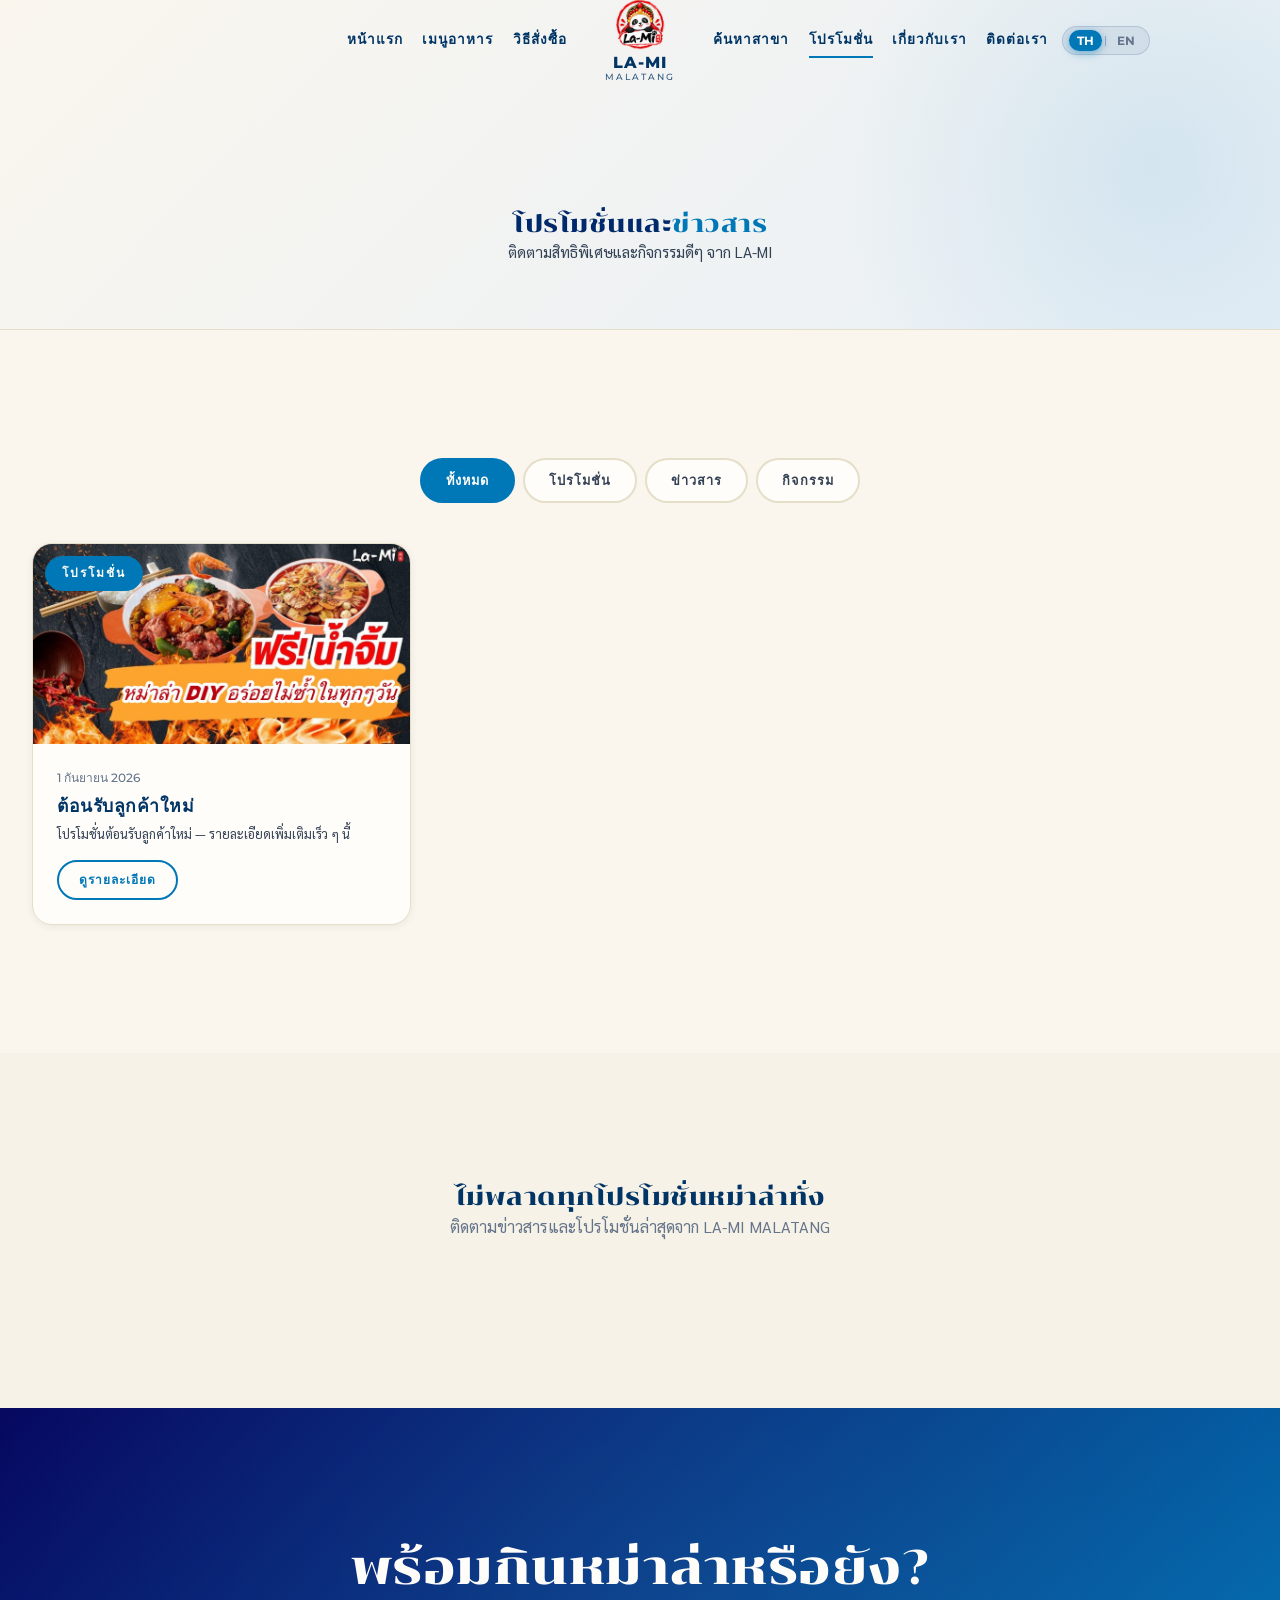
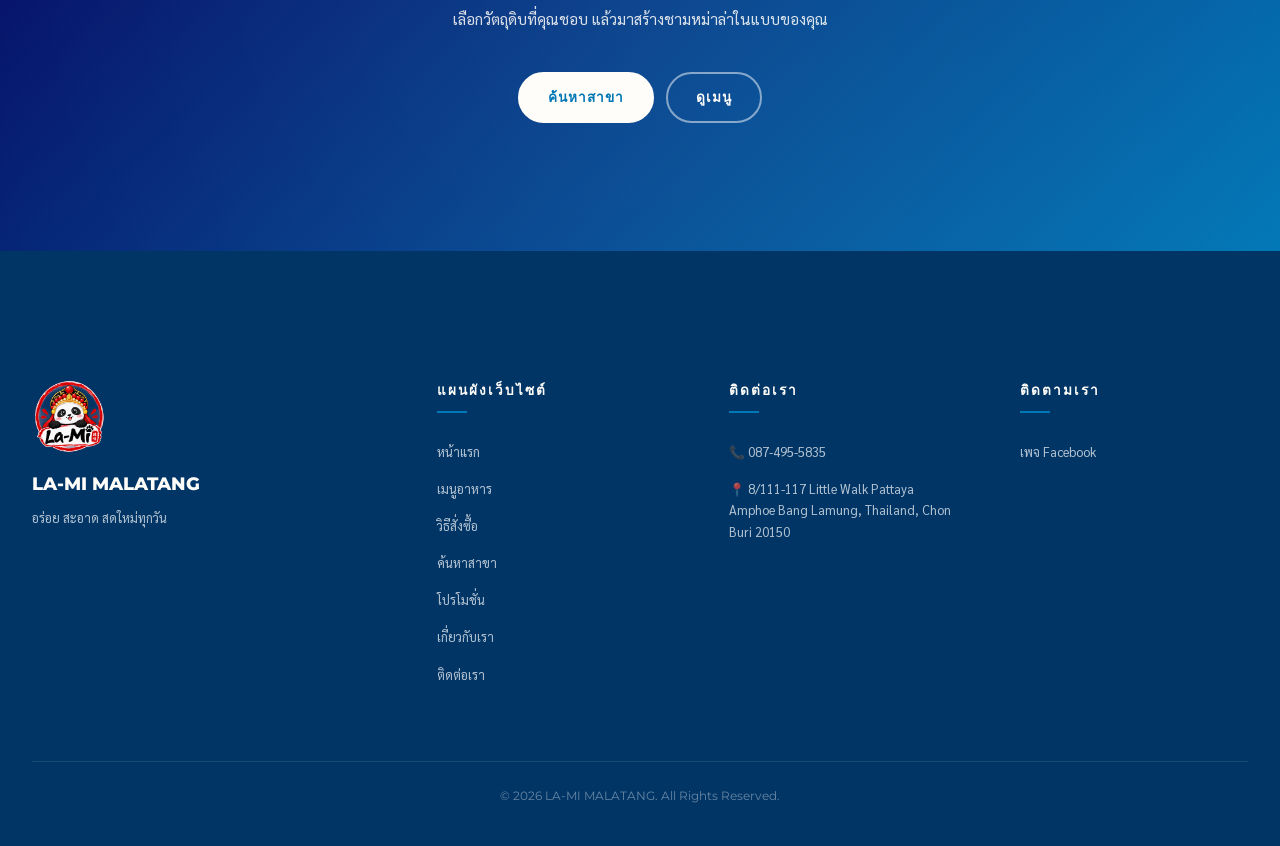
<file: promotions.html>
<!DOCTYPE html>
<html lang="th">
<head>
    <meta charset="UTF-8">
    <meta name="viewport" content="width=device-width, initial-scale=1.0">
    <title data-i18n="doc_title_promotions">PROMOTIONS | LA-MI MALATANG</title>
    <link rel="icon" type="image/png" href="assets/images/logo.png">
    <link rel="stylesheet" href="assets/css/styles.css">
    <style>
        .badge--blue {
            background: rgba(59, 130, 246, 0.15);
            color: #2563EB;
            border: 1px solid rgba(59, 130, 246, 0.3);
        }
        .promo-img-placeholder {
            width: 100%;
            height: 100%;
            display: flex;
            align-items: center;
            justify-content: center;
            font-size: 4rem;
            color: white;
            font-family: var(--ff-en);
            font-weight: 800;
            text-align: center;
            padding: 20px;
            line-height: 1.2;
        }
        .bg-gradient-red { background: linear-gradient(135deg, #0077B6, #00B4D8); }
        .bg-gradient-dark { background: linear-gradient(135deg, #03045E, #0077B6); }
        .bg-gradient-gold { background: linear-gradient(135deg, #D4A843, #B8902F); }
    </style>
</head>
<body>
    <!-- HEADER -->
    <header class="header">
        <div class="header__inner">
            <div class="header__left">
                <nav class="nav">
                    <a href="index.html" class="nav__link" data-i18n="nav_home">HOME</a>
                    <a href="menu" class="nav__link" data-i18n="nav_menu">MENU</a>
                    <a href="index.html#how-to-order" class="nav__link" data-i18n="nav_how_to_order">HOW TO ORDER</a>
                </nav>
            </div>
            
            <a href="index.html" class="header__logo">
                <img src="assets/images/logo.png" alt="LA-MI MALATANG">
                <div class="header__logo-text">LA-MI<small>MALATANG</small></div>
            </a>
            
            <div class="header__right">
                <nav class="nav">
                    <a href="branches" class="nav__link" data-i18n="nav_branches">BRANCHES</a>
                    <a href="promotions" class="nav__link active" data-i18n="nav_promotions">PROMOTIONS</a>
                    <a href="index.html#about" class="nav__link" data-i18n="nav_about">ABOUT</a>
                    <a href="index.html#contact" class="nav__link" data-i18n="nav_contact">CONTACT</a>
                </nav>
                <div class="lang-switch">
                    <button class="lang-btn active" data-lang="th">TH</button>
                    <span class="lang-divider">|</span>
                    <button class="lang-btn" data-lang="en">EN</button>
                </div>
            </div>
            
            <div class="nav__toggle" id="navToggle">
                <span></span><span></span><span></span>
            </div>
        </div>
    </header>

    <!-- MOBILE MENU -->
    <div class="mobile-menu__overlay" id="mobileOverlay"></div>
    <div class="mobile-menu" id="mobileMenu">
        <a href="index.html" class="mobile-menu__link" data-i18n="nav_home">HOME</a>
        <a href="menu" class="mobile-menu__link" data-i18n="nav_menu">MENU</a>
        <a href="index.html#how-to-order" class="mobile-menu__link" data-i18n="nav_how_to_order">HOW TO ORDER</a>
        <a href="branches" class="mobile-menu__link" data-i18n="nav_branches">BRANCHES</a>
        <a href="promotions" class="mobile-menu__link active" data-i18n="nav_promotions">PROMOTIONS</a>
        <a href="index.html#about" class="mobile-menu__link" data-i18n="nav_about">ABOUT</a>
        <a href="index.html#contact" class="mobile-menu__link" data-i18n="nav_contact">CONTACT</a>
        <div class="lang-switch lang-switch--mobile">
            <button class="lang-btn active" data-lang="th">TH</button>
            <span class="lang-divider">|</span>
            <button class="lang-btn" data-lang="en">EN</button>
        </div>
    </div>

    <!-- PAGE HERO -->
    <section class="page-hero reveal">
        <div class="container">
            <h2><span data-i18n="promo_page_title_1">PROMOTIONS & </span><span class="text-primary" data-i18n="promo_page_title_accent">NEWS</span></h2>
            <p data-i18n="promo_page_sub">โปรโมชั่นและข่าวสารจาก LA-MI MALATANG</p>
        </div>
    </section>

    <!-- PROMOTIONS SECTION -->
    <section class="section reveal">
        <div class="container">
            <div class="category-tabs mb-xl">
                <button class="category-tab active" data-filter="all" data-i18n="tab_all">ALL</button>
                <button class="category-tab" data-filter="promo" data-i18n="tab_promo">PROMOTIONS</button>
                <button class="category-tab" data-filter="news" data-i18n="tab_news">NEWS</button>
                <button class="category-tab" data-filter="event" data-i18n="tab_event">EVENTS</button>
            </div>

            <div class="promo-grid">
                <!-- CARD 1 -->
                <div class="promo-card" data-category="promotion">
                    <div class="promo-card__img">
                        <img src="assets/images/food_promo.jpg" alt="Promo">
                        <div class="badge badge--primary promo-card__badge" data-i18n="badge_promo">โปรโมชั่น</div>
                    </div>
                    <div class="promo-card__body">
                        <div class="promo-card__date" data-i18n="promo_date_1">1 กันยายน 2026</div>
                        <h3 class="promo-card__title" data-i18n="p1_title">NEW CUSTOMER WELCOME</h3>
                        <p class="promo-card__desc" data-i18n="p1_desc">โปรโมชั่นต้อนรับลูกค้าใหม่ — รายละเอียดเพิ่มเติมเร็ว ๆ นี้</p>
                        <a href="#" class="btn btn--secondary btn--sm" data-i18n="btn_details">ดูรายละเอียด</a>
                    </div>
                </div>

            </div>
        </div>
    </section>

    <!-- NEWSLETTER SECTION -->
    <section class="section section--light reveal text-center">
        <div class="container">
            <h2 data-i18n="promo_follow_title">ไม่พลาดทุกโปรโมชั่น</h2>
            <p class="text-muted mb-lg" data-i18n="promo_follow_sub">ติดตามข่าวสารและโปรโมชั่นล่าสุดจาก LA-MI MALATANG</p>
        </div>
    </section>

    <!-- CONTACT CTA -->
    <section class="contact-cta reveal">
        <div class="container">
            <h2 data-i18n="contact_title">READY FOR YOUR MALA?</h2>
            <p data-i18n="contact_desc">เลือกวัตถุดิบที่คุณชอบ แล้วมาสร้างชามหม่าล่าในแบบของคุณ</p>
            <div class="btn-group">
                <a href="branches" class="btn btn--white" data-i18n="nav_btn_branch">FIND A BRANCH</a>
                <a href="menu" class="btn btn--outline-white" data-i18n="sig_btn">VIEW MENU</a>
            </div>
        </div>
    </section>

    <!-- FOOTER -->
    <footer class="footer">
        <div class="container">
            <div class="footer__grid">
                <div class="footer__brand">
                    <img src="assets/images/logo.png" alt="LA-MI MALATANG">
                    <div class="footer__brand-name">LA-MI MALATANG</div>
                    <p>อร่อย สะอาด สดใหม่ทุกวัน</p>
                </div>
                <div class="footer__col">
                    <h4 data-i18n="footer_sitemap">SITEMAP</h4>
                    <ul>
                        <li><a href="index.html" data-i18n="nav_home">Home</a></li>
                        <li><a href="menu" data-i18n="nav_menu">Menu</a></li>
                        <li><a href="index.html#how-to-order" data-i18n="nav_how_to_order">How to Order</a></li>
                        <li><a href="branches" data-i18n="nav_branches">Branches</a></li>
                        <li><a href="promotions" data-i18n="nav_promotions">Promotions</a></li>
                        <li><a href="index.html#about" data-i18n="nav_about">About</a></li>
                        <li><a href="index.html#contact" data-i18n="nav_contact">Contact</a></li>
                    </ul>
                </div>
                <div class="footer__col">
                    <h4 data-i18n="footer_contact">CONTACT</h4>
                    <ul>
                        <li><a href="tel:0874955835">📞 087-495-5835</a></li>
                        <li><a href="https://maps.google.com/?q=8/111-117+Little+Walk+Pattaya+Amphoe+Bang+Lamung+Thailand+Chon+Buri+20150" target="_blank" rel="noopener">📍 8/111-117 Little Walk Pattaya Amphoe Bang Lamung, Thailand, Chon Buri 20150</a></li>
                    </ul>
                </div>
                <div class="footer__col">
                    <h4 data-i18n="footer_follow">FOLLOW US</h4>
                    <ul>
                        <li><a href="https://www.facebook.com/profile.php?id=100093087823403" target="_blank" rel="noopener" data-i18n="footer_fb_page">Facebook Page</a></li>
                    </ul>
                </div>
            </div>
            <div class="footer__bottom">
                &copy; 2026 LA-MI MALATANG. All Rights Reserved.
            </div>
        </div>
    </footer>

    <script src="assets/js/i18n.js"></script>
    <script src="assets/js/app.js"></script>
</body>
</html>
</file>
<file: assets/css/styles.css>
/* ==========================================================================
   LA-MI MALATANG — Design System CSS
   Premium / Modern / Spicy / Fresh / Chinese-inspired
   ========================================================================== */

/* ---------- Google Fonts ---------- */
@import url('https://fonts.googleapis.com/css2?family=Chonburi&family=Montserrat:wght@400;500;600;700;800&family=Sarabun:wght@300;400;500;600;700&display=swap');

/* ---------- CSS Custom Properties ---------- */
:root {
    /* Brand Colors */
    --clr-primary: #0077B6;
    --clr-primary-dark: #03045E;
    --clr-primary-light: #00B4D8;
    --clr-primary-glow: rgba(0, 119, 182, 0.25);

    --clr-gold: #D4A843;
    --clr-gold-light: #FAF0D7;
    --clr-gold-dark: #B8902F;

    --clr-green: #4CAF50;
    --clr-green-light: #E8F5E9;
    --clr-orange: #0096C7;

    /* Neutrals */
    --clr-black: #00296B;
    --clr-charcoal: #003566;
    --clr-dark: #00509D;
    --clr-body: #334155;
    --clr-muted: #64748B;
    --clr-border: #E5DEC9;
    --clr-light: #F7F2E7;
    --clr-offwhite: #FAF6EE;
    --clr-white: #FFFDF9;

    /* Typography */
    --ff-display: 'Chonburi', cursive, serif;
    --ff-thai: 'Sarabun', sans-serif;
    --ff-en: 'Montserrat', sans-serif;

    --fs-hero: clamp(2.5rem, 5vw, 4rem);
    --fs-h1: clamp(2rem, 4vw, 3rem);
    --fs-h2: clamp(1.5rem, 3vw, 2.25rem);
    --fs-h3: clamp(1.25rem, 2.5vw, 1.75rem);
    --fs-body: clamp(0.95rem, 1.2vw, 1.1rem);
    --fs-small: clamp(0.8rem, 1vw, 0.9rem);
    --fs-xs: 0.75rem;

    /* Spacing */
    --space-xs: 0.5rem;
    --space-sm: 1rem;
    --space-md: 1.5rem;
    --space-lg: 2.5rem;
    --space-xl: 4rem;
    --space-2xl: 6rem;
    --space-3xl: 8rem;

    /* Layout */
    --container-max: 1280px;
    --container-wide: 1440px;
    --header-height: 80px;

    /* Borders & Radius */
    --radius-sm: 8px;
    --radius-md: 12px;
    --radius-lg: 20px;
    --radius-xl: 28px;
    --radius-full: 9999px;

    /* Shadows */
    --shadow-sm: 0 2px 8px rgba(0,0,0,0.06);
    --shadow-md: 0 4px 20px rgba(0,0,0,0.08);
    --shadow-lg: 0 12px 40px rgba(0,0,0,0.12);
    --shadow-red: 0 4px 20px rgba(0, 119, 182, 0.2);
    --shadow-red-lg: 0 8px 30px rgba(0, 119, 182, 0.35);
    --shadow-gold: 0 4px 20px rgba(212, 168, 67, 0.2);

    /* Transitions */
    --ease: cubic-bezier(0.4, 0, 0.2, 1);
    --transition: all 0.3s var(--ease);
    --transition-slow: all 0.5s var(--ease);
    --transition-fast: all 0.15s var(--ease);
}

/* ---------- Reset ---------- */
*, *::before, *::after { box-sizing: border-box; margin: 0; padding: 0; }
html { scroll-behavior: smooth; font-size: 16px; scroll-padding-top: var(--header-height); }
body {
    font-family: var(--ff-thai);
    background-color: var(--clr-offwhite);
    color: var(--clr-charcoal);
    line-height: 1.7;
    font-weight: 400;
    -webkit-font-smoothing: antialiased;
    -moz-osx-font-smoothing: grayscale;
    overflow-x: hidden;
}
a { color: inherit; text-decoration: none; transition: var(--transition); }
ul, ol { list-style: none; }
img { max-width: 100%; height: auto; display: block; }
button, input, select, textarea { font-family: inherit; border: none; outline: none; background: none; }

/* ---------- Typography ---------- */
h1, h2, h3, .font-display {
    font-family: var(--ff-display);
    font-weight: 400;
    line-height: 1.3;
    letter-spacing: 0.5px;
}
.font-en { font-family: var(--ff-en); }
.font-th { font-family: var(--ff-thai); }
.font-en-bold { font-family: var(--ff-en); font-weight: 700; }

/* ---------- Section Label (English small text above heading) ---------- */
.section-label {
    font-family: var(--ff-en);
    font-weight: 600;
    font-size: var(--fs-xs);
    letter-spacing: 3px;
    text-transform: uppercase;
    color: var(--clr-primary);
    display: inline-flex;
    align-items: center;
    gap: 8px;
    margin-bottom: var(--space-sm);
}
.section-label::before {
    content: '';
    width: 24px;
    height: 2px;
    background: var(--clr-primary);
}

/* ---------- Container ---------- */
.container {
    max-width: var(--container-max);
    margin: 0 auto;
    padding: 0 clamp(1rem, 3vw, 2rem);
}
.container-wide {
    max-width: var(--container-wide);
    margin: 0 auto;
    padding: 0 clamp(1rem, 3vw, 2rem);
}

/* ---------- Section Spacing ---------- */
.section {
    padding: var(--space-3xl) 0;
}
.section-sm {
    padding: var(--space-xl) 0;
}
.section--dark {
    background-color: var(--clr-charcoal);
    color: var(--clr-white);
}
.section--offwhite {
    background-color: var(--clr-offwhite);
}
.section--light {
    background-color: var(--clr-light);
}

/* ---------- Section Headings ---------- */
.section-heading {
    text-align: center;
    margin-bottom: var(--space-xl);
}
.section-heading h2 {
    font-size: var(--fs-h1);
    color: var(--clr-charcoal);
    margin-bottom: var(--space-xs);
}
.section-heading p {
    font-size: var(--fs-body);
    color: var(--clr-muted);
    max-width: 600px;
    margin: 0 auto;
}
.section--dark .section-heading h2 { color: var(--clr-white); }
.section--dark .section-heading p { color: rgba(255,255,255,0.7); }

/* ---------- HEADER ---------- */
.header {
    position: fixed;
    top: 0;
    left: 0;
    right: 0;
    z-index: 1000;
    height: var(--header-height);
    display: flex;
    align-items: center;
    transition: var(--transition);
    background: transparent;
}
.header.scrolled {
    background: rgba(255, 255, 255, 0.97);
    backdrop-filter: blur(12px);
    box-shadow: 0 2px 20px rgba(0,0,0,0.08);
}
.header.scrolled .header__logo-text,
.header.scrolled .nav__link {
    color: var(--clr-charcoal);
}
.header__inner {
    max-width: var(--container-wide);
    margin: 0 auto;
    padding: 0 clamp(1rem, 3vw, 2rem);
    width: 100%;
    display: flex;
    justify-content: space-between;
    align-items: center;
}
.header__left {
    display: flex;
    flex: 1;
    justify-content: flex-end;
    align-items: center;
}
.header__right {
    display: flex;
    flex: 1;
    justify-content: flex-start;
    align-items: center;
}
.header__logo {
    display: flex;
    align-items: center;
    justify-content: center;
    flex-direction: column;
    gap: 5px;
    flex-shrink: 0;
    margin: 0 clamp(1rem, 3vw, 3rem);
}
.header__logo img {
    height: 52px;
    width: auto;
}
.header__logo-text {
    font-family: var(--ff-en);
    font-weight: 800;
    font-size: 1rem;
    color: var(--clr-charcoal);
    letter-spacing: 1px;
    transition: var(--transition);
    line-height: 1;
    text-align: center;
}
.header__logo-text small {
    display: block;
    font-size: 0.55rem;
    font-weight: 500;
    letter-spacing: 2px;
    opacity: 0.8;
    margin-top: 2px;
}
.header.scrolled .header__logo-text { color: var(--clr-charcoal); }

/* Nav */
.nav { 
    display: flex; 
    align-items: center;
    gap: clamp(10px, 1.5vw, 25px);
}
.nav__link {
    font-family: var(--ff-en);
    font-weight: 600;
    font-size: 0.85rem;
    letter-spacing: 1px;
    color: var(--clr-charcoal);
    position: relative;
    padding: 4px 0;
    transition: var(--transition);
}
.nav__link::after {
    content: '';
    position: absolute;
    bottom: -2px;
    left: 0;
    width: 0;
    height: 2px;
    background: var(--clr-primary);
    transition: var(--transition);
}
.nav__link:hover::after,
.nav__link.active::after {
    width: 100%;
}
.nav__link:hover { color: var(--clr-primary); }
.header.scrolled .nav__link:hover { color: var(--clr-primary); }

/* Language Switcher */
.lang-switch {
    display: inline-flex;
    align-items: center;
    gap: 2px;
    background: rgba(0, 41, 107, 0.06);
    border: 1px solid rgba(0, 41, 107, 0.15);
    padding: 3px 6px;
    border-radius: var(--radius-full);
    margin-left: 14px;
    backdrop-filter: blur(6px);
    transition: var(--transition);
}
.header.scrolled .lang-switch {
    background: rgba(0, 0, 0, 0.05);
    border-color: rgba(0, 0, 0, 0.12);
}
.lang-btn {
    background: none;
    border: none;
    font-family: var(--ff-en);
    font-weight: 700;
    font-size: 0.75rem;
    color: var(--clr-muted);
    cursor: pointer;
    padding: 3px 8px;
    border-radius: 12px;
    transition: var(--transition);
}
.header.scrolled .lang-btn {
    color: var(--clr-muted);
}
.lang-btn:hover {
    color: var(--clr-primary);
}
.header.scrolled .lang-btn:hover {
    color: var(--clr-primary);
}
.lang-btn.active {
    background: var(--clr-primary) !important;
    color: var(--clr-white) !important;
    box-shadow: 0 2px 8px rgba(0, 119, 182, 0.5);
}
.lang-divider {
    font-size: 0.7rem;
    color: rgba(0, 41, 107, 0.3);
}
.header.scrolled .lang-divider {
    color: rgba(0, 0, 0, 0.3);
}

.lang-switch--mobile {
    margin: 16px 0 0 0;
    justify-content: center;
    background: var(--clr-offwhite);
    border: 1px solid var(--clr-border);
    padding: 6px 14px;
}
.lang-switch--mobile .lang-btn {
    font-size: 0.85rem;
    color: var(--clr-charcoal);
}
.lang-switch--mobile .lang-btn.active {
    background: var(--clr-primary) !important;
    color: var(--clr-white) !important;
}

/* Header CTA Buttons */
.header__cta {
    display: flex;
    align-items: center;
    margin-left: clamp(10px, 1.5vw, 25px);
}

/* Mobile Menu Toggle */
.nav__toggle {
    display: none;
    flex-direction: column;
    gap: 5px;
    cursor: pointer;
    padding: 8px;
    z-index: 1001;
}
.nav__toggle span {
    display: block;
    width: 24px;
    height: 2px;
    background: var(--clr-charcoal);
    transition: var(--transition);
    border-radius: 2px;
}
.header.scrolled .nav__toggle span { background: var(--clr-charcoal); }
.nav__toggle.active span:nth-child(1) { transform: rotate(45deg) translate(5px, 5px); }
.nav__toggle.active span:nth-child(2) { opacity: 0; }
.nav__toggle.active span:nth-child(3) { transform: rotate(-45deg) translate(5px, -5px); }

/* ---------- BUTTONS ---------- */
.btn {
    display: inline-flex;
    align-items: center;
    justify-content: center;
    gap: 8px;
    padding: 12px 28px;
    border-radius: var(--radius-full);
    font-family: var(--ff-en);
    font-weight: 600;
    font-size: 0.85rem;
    letter-spacing: 1px;
    text-transform: uppercase;
    cursor: pointer;
    transition: var(--transition);
    white-space: nowrap;
    border: 2px solid transparent;
    text-decoration: none;
}
.btn--primary {
    background: var(--clr-primary);
    color: var(--clr-white);
    border-color: var(--clr-primary);
}
.btn--primary:hover {
    background: var(--clr-primary-dark);
    border-color: var(--clr-primary-dark);
    box-shadow: var(--shadow-red);
    transform: translateY(-2px);
}
.btn--secondary {
    background: transparent;
    color: var(--clr-primary);
    border-color: var(--clr-primary);
}
.btn--secondary:hover {
    background: var(--clr-primary);
    color: var(--clr-white);
    transform: translateY(-2px);
}
.btn--white {
    background: var(--clr-white);
    color: var(--clr-primary);
    border-color: var(--clr-white);
}
.btn--white:hover {
    background: transparent;
    color: var(--clr-white);
    border-color: var(--clr-white);
    transform: translateY(-2px);
}
.btn--outline-white {
    background: transparent;
    color: var(--clr-white);
    border-color: rgba(255,255,255,0.5);
}
.btn--outline-white:hover {
    background: var(--clr-white);
    color: var(--clr-primary);
    border-color: var(--clr-white);
    transform: translateY(-2px);
}
.btn--gold {
    background: var(--clr-gold);
    color: var(--clr-white);
    border-color: var(--clr-gold);
}
.btn--gold:hover {
    background: var(--clr-gold-dark);
    border-color: var(--clr-gold-dark);
    box-shadow: var(--shadow-gold);
    transform: translateY(-2px);
}
.btn--sm {
    padding: 8px 20px;
    font-size: 0.75rem;
}
.btn--lg {
    padding: 16px 36px;
    font-size: 0.9rem;
}
.btn-group {
    display: flex;
    gap: 12px;
    flex-wrap: wrap;
}

/* ---------- BADGE ---------- */
.badge {
    display: inline-flex;
    align-items: center;
    gap: 6px;
    padding: 6px 16px;
    border-radius: var(--radius-full);
    font-family: var(--ff-en);
    font-weight: 600;
    font-size: var(--fs-xs);
    letter-spacing: 2px;
    text-transform: uppercase;
}
.badge--primary {
    background: rgba(0, 119, 182, 0.15);
    color: var(--clr-primary);
    border: 1px solid rgba(0, 119, 182, 0.3);
}
.badge--gold {
    background: rgba(212, 168, 67, 0.15);
    color: var(--clr-gold-dark);
    border: 1px solid rgba(212, 168, 67, 0.3);
}
.badge--white {
    background: rgba(255,255,255,0.15);
    color: var(--clr-white);
    border: 1px solid rgba(255,255,255,0.3);
    backdrop-filter: blur(8px);
}

/* ---------- HERO SECTION ---------- */
.hero {
    position: relative;
    min-height: 100vh;
    display: flex;
    align-items: center;
    background: var(--clr-primary);
    overflow: hidden;
}
.hero__bg {
    position: absolute;
    inset: 0;
    z-index: 0;
}
/* The storefront photo is only 408px wide, so it is upscaled hard here.
   A slight blur reads as depth of field instead of pixelation, and the
   scale hides the soft edges the blur leaves behind. */
.hero__bg img {
    width: 100%;
    height: 100%;
    object-fit: cover;
    object-position: center;
    opacity: 1;
    filter: blur(3px);
    transform: scale(1.06);
}
.hero__overlay {
    position: absolute;
    inset: 0;
    /* A wash of the brand blue (#0077B6, the MALA YOUR WAY heading colour)
       over the photo, then a navy fade on the left only -- white copy needs
       7:1 there, which flat #0077B6 cannot give on its own. */
    background:
        linear-gradient(
            90deg,
            rgba(3, 4, 94, 0.50) 0%,
            rgba(3, 4, 94, 0.15) 50%,
            rgba(3, 4, 94, 0) 100%
        ),
        linear-gradient(
            180deg,
            rgba(0, 119, 182, 0.72) 0%,
            rgba(0, 119, 182, 0.58) 45%,
            rgba(0, 119, 182, 0.70) 100%
        );
    z-index: 1;
}

/* The transparent header sits on the dark hero on the homepage only, so its
   dark type has to flip to light there. Sub-pages open on the light
   .page-hero and keep the default, and the scrolled white bar keeps it too.
   The burger is excluded while active because it then sits over the light
   mobile panel. */
body:has(.hero) .header:not(.scrolled) .nav__link {
    color: rgba(255, 253, 249, 0.92);
}
body:has(.hero) .header:not(.scrolled) .nav__link:hover {
    color: var(--clr-gold);
}
body:has(.hero) .header:not(.scrolled) .header__logo-text {
    color: var(--clr-white);
}
body:has(.hero) .header:not(.scrolled) .header__logo img {
    filter: drop-shadow(0 2px 10px rgba(0, 0, 0, 0.45));
}
body:has(.hero) .header:not(.scrolled) .lang-btn {
    color: rgba(255, 253, 249, 0.72);
}
body:has(.hero) .header:not(.scrolled) .lang-btn:hover {
    color: var(--clr-gold);
}
body:has(.hero) .header:not(.scrolled) .lang-divider {
    color: rgba(255, 255, 255, 0.35);
}
body:has(.hero) .header:not(.scrolled) .nav__toggle:not(.active) span {
    background: var(--clr-white);
}
.hero__content {
    position: relative;
    z-index: 2;
    max-width: var(--container-wide);
    margin: 0 auto;
    padding: 0 clamp(1.5rem, 4vw, 3rem);
    display: grid;
    grid-template-columns: 1fr 1fr;
    gap: var(--space-xl);
    align-items: center;
    width: 100%;
    padding-top: var(--header-height);
}
.hero__text {
    color: var(--clr-white);
}
.hero .badge--primary {
    background: rgba(255, 255, 255, 0.18);
    color: var(--clr-white);
    border-color: rgba(255, 255, 255, 0.4);
    backdrop-filter: blur(8px);
}
.hero__text .badge {
    margin-bottom: var(--space-sm);
    animation: fadeInUp 0.6s var(--ease) 0.2s both;
}
/* Keyword line inside the H1 -- the heading has to name the business and
   the towns, but the display line stays the one that was designed. */
.hero__h1-kicker {
    display: block;
    font-family: var(--ff-thai);
    font-size: clamp(0.8rem, 1.3vw, 0.95rem);
    font-weight: 600;
    letter-spacing: 0.5px;
    color: rgba(255, 253, 249, 0.85);
    margin-bottom: 10px;
    text-shadow: 0 2px 10px rgba(0, 20, 60, 0.5);
}
.hero__text h1 {
    font-size: var(--fs-hero);
    margin-bottom: var(--space-md);
    animation: fadeInUp 0.6s var(--ease) 0.4s both;
    line-height: 1.2;
}
.hero__text h1 span:not(.hero__h1-kicker) {
    color: var(--clr-white);
    text-shadow: 0 2px 18px rgba(0, 20, 60, 0.55);
}
/* Blue-on-blue is invisible, so the accent word goes gold -- 3.3:1 against
   the wash, which clears AA for text this size. */
.hero__text h1 span.text-primary {
    color: var(--clr-gold);
}
.hero__subtitle {
    font-size: var(--fs-body);
    color: rgba(255, 253, 249, 0.85);
    margin-bottom: var(--space-sm);
    max-width: 500px;
    animation: fadeInUp 0.6s var(--ease) 0.6s both;
    line-height: 1.8;
}
.hero__price {
    display: inline-flex;
    align-items: baseline;
    gap: 8px;
    background: var(--clr-white);
    border: 1px solid rgba(0, 119, 182, 0.35);
    box-shadow: 0 4px 16px rgba(0, 41, 107, 0.08);
    padding: 10px 24px;
    border-radius: var(--radius-full);
    margin-bottom: var(--space-lg);
    animation: fadeInUp 0.6s var(--ease) 0.8s both;
}
.hero__price-amount {
    font-family: var(--ff-en);
    font-weight: 800;
    font-size: 2rem;
    color: var(--clr-primary);
}
.hero__price-unit {
    font-size: var(--fs-small);
    color: var(--clr-muted);
}
.hero__cta {
    animation: fadeInUp 0.6s var(--ease) 1s both;
    margin-bottom: var(--space-md);
}
.hero__contact {
    display: flex;
    flex-wrap: wrap;
    align-items: center;
    gap: 8px var(--space-md);
    animation: fadeInUp 0.6s var(--ease) 1.2s both;
}
.hero__contact a {
    display: inline-flex;
    align-items: center;
    gap: 6px;
    font-size: var(--fs-small);
    color: rgba(255, 253, 249, 0.78);
    transition: var(--transition);
}
.hero__contact a:hover { color: var(--clr-gold); }

.hero__visual {
    position: relative;
    display: flex;
    justify-content: center;
    align-items: center;
    animation: fadeInRight 0.8s var(--ease) 0.6s both;
}
.hero__visual img {
    max-width: 100%;
    border-radius: var(--radius-lg);
    filter: drop-shadow(0 24px 60px rgba(0, 10, 40, 0.65));
}
/* Floating spice decorations */
.hero__float {
    position: absolute;
    animation: float 3s ease-in-out infinite;
}
.hero__float:nth-child(2) { animation-delay: -1s; }
.hero__float:nth-child(3) { animation-delay: -2s; }

/* Outline button on the light cream sub-page hero. The main hero is dark
   now, so it keeps the plain white outline. */
.page-hero .btn--outline-white {
    color: var(--clr-primary);
    border-color: rgba(0, 119, 182, 0.5);
}
.page-hero .btn--outline-white:hover {
    background: var(--clr-primary);
    color: var(--clr-white);
    border-color: var(--clr-primary);
}

/* ---------- BRAND STATEMENT ---------- */
.brand-statement {
    text-align: center;
    padding: var(--space-3xl) 0;
    background: var(--clr-offwhite);
}
.brand-statement h2 {
    font-size: var(--fs-h1);
    color: var(--clr-charcoal);
    margin-bottom: var(--space-xs);
}
.brand-statement h2 span { color: var(--clr-primary); }
.brand-statement > .container > p {
    font-size: 1.15rem;
    color: var(--clr-body);
    max-width: 600px;
    margin: 0 auto var(--space-xl);
}
.brand-features {
    display: grid;
    grid-template-columns: repeat(3, 1fr);
    gap: var(--space-lg);
    max-width: 900px;
    margin: 0 auto;
}
.brand-feature {
    text-align: center;
    padding: var(--space-lg);
}
/* The icons are now illustrations that carry their own blue disc and
   shading, so the wrapper drops the gradient and the shadow it used to
   draw behind an emoji. */
.brand-feature__icon {
    width: 88px;
    height: 88px;
    display: flex;
    align-items: center;
    justify-content: center;
    margin: 0 auto var(--space-sm);
}
.brand-feature__icon img {
    width: 100%;
    height: 100%;
    object-fit: contain;
    display: block;
}
.brand-feature h3 {
    font-family: var(--ff-en);
    font-weight: 700;
    font-size: 1rem;
    margin-bottom: 4px;
    color: var(--clr-charcoal);
}
.brand-feature p {
    font-size: var(--fs-small);
    color: var(--clr-muted);
}

/* ---------- HOW TO ORDER ---------- */
/* 3-word banner */
.order-keywords {
    display: flex;
    justify-content: center;
    gap: var(--space-xl);
    margin-bottom: var(--space-xl);
    flex-wrap: wrap;
}
.order-keyword {
    text-align: center;
    position: relative;
}
.order-keyword__number {
    font-family: var(--ff-en);
    font-weight: 800;
    font-size: 4rem;
    color: rgba(0, 119, 182, 0.08);
    line-height: 1;
    position: absolute;
    top: -20px;
    left: 50%;
    transform: translateX(-50%);
}
.order-keyword__word {
    font-family: var(--ff-en);
    font-weight: 800;
    font-size: clamp(2rem, 4vw, 3.5rem);
    color: var(--clr-charcoal);
    letter-spacing: 3px;
    text-transform: uppercase;
    transition: var(--transition);
}
.order-keyword__word span { color: var(--clr-primary); }
.order-keyword__sub {
    font-size: var(--fs-small);
    color: var(--clr-muted);
    margin-top: 4px;
}
/* Connector line between keywords */
.order-keyword + .order-keyword::before {
    content: '→';
    font-family: var(--ff-en);
    font-size: 2rem;
    color: var(--clr-gold);
    position: absolute;
    left: -40px;
    top: 50%;
    transform: translateY(-50%);
}

/* Step Cards */
.step-cards {
    display: grid;
    grid-template-columns: repeat(4, 1fr);
    gap: var(--space-lg);
}
.step-card {
    position: relative;
    border-radius: var(--radius-lg);
    height: 320px;
    overflow: hidden;
    box-shadow: 0 10px 30px rgba(0,0,0,0.12);
    transition: all 0.4s var(--ease);
    border: 1px solid rgba(255,255,255,0.1);
    display: flex;
    align-items: center;
    justify-content: center;
    text-align: center;
}
.step-card:hover {
    transform: translateY(-8px);
    box-shadow: 0 20px 45px rgba(0, 119, 182, 0.25);
    border-color: var(--clr-primary);
}
.step-card__bg {
    position: absolute;
    inset: 0;
    width: 100%;
    height: 100%;
}
.step-card__bg img {
    width: 100%;
    height: 100%;
    object-fit: cover;
    object-position: center;
    transition: transform 0.6s var(--ease);
}
.step-card:hover .step-card__bg img {
    transform: scale(1.1);
}
.step-card__overlay {
    position: absolute;
    inset: 0;
    background: linear-gradient(180deg, rgba(0, 0, 0, 0.35) 0%, rgba(3, 4, 94, 0.85) 100%);
    transition: var(--transition);
}
.step-card:hover .step-card__overlay {
    background: linear-gradient(180deg, rgba(0, 119, 182, 0.4) 0%, rgba(3, 4, 94, 0.92) 100%);
}
.step-card__content {
    position: relative;
    z-index: 2;
    padding: var(--space-md) var(--space-sm);
    display: flex;
    flex-direction: column;
    align-items: center;
    justify-content: center;
    text-align: center;
    width: 90%;
    background: rgba(0, 0, 0, 0.3);
    backdrop-filter: blur(4px);
    border: 1px solid rgba(255, 255, 255, 0.15);
    border-radius: var(--radius-md);
}
.step-card__number {
    font-family: var(--ff-en);
    font-weight: 800;
    font-size: 2.8rem;
    color: var(--clr-gold);
    line-height: 1;
    margin-bottom: 6px;
    text-shadow: 0 3px 12px rgba(0,0,0,0.9);
}
.step-card h3 {
    font-family: var(--ff-en);
    font-weight: 700;
    font-size: 1rem;
    letter-spacing: 1px;
    text-transform: uppercase;
    margin-bottom: 8px;
    color: var(--clr-white);
    text-shadow: 0 3px 10px rgba(0,0,0,0.95);
}
.step-card p {
    font-size: var(--fs-small);
    font-weight: 600;
    color: #FFFFFF;
    text-shadow: 0 2px 8px rgba(0,0,0,0.95);
    margin: 0;
    background: rgba(0, 119, 182, 0.85);
    padding: 4px 14px;
    border-radius: var(--radius-full);
    display: inline-block;
}

/* ---------- INGREDIENT / MENU CARDS ---------- */
.menu-grid {
    display: grid;
    grid-template-columns: repeat(auto-fill, minmax(220px, 1fr));
    gap: var(--space-md);
}
.ingredient-card {
    background: var(--clr-white);
    border-radius: var(--radius-md);
    overflow: hidden;
    box-shadow: var(--shadow-sm);
    transition: var(--transition);
    border: 1px solid var(--clr-border);
    cursor: pointer;
}
.ingredient-card:hover {
    transform: translateY(-4px);
    box-shadow: var(--shadow-md);
    border-color: var(--clr-primary);
}
.ingredient-card__img {
    width: 100%;
    height: 180px;
    overflow: hidden;
    background: var(--clr-light);
    display: flex;
    align-items: center;
    justify-content: center;
}
.ingredient-card__img img {
    width: 100%;
    height: 100%;
    object-fit: cover;
    transition: transform 0.4s var(--ease);
}
.ingredient-card:hover .ingredient-card__img img {
    transform: scale(1.08);
}
/* The fast dishes are full promo posters, not close-ups of one
   ingredient, so the 180px cover crop cut off the name and the price.
   Both posters are squared off to 1:1, so a square frame shows each one
   whole, at the same size, with no letterbox bands. */
.ingredient-card[data-category="ricedish"] .ingredient-card__img {
    height: auto;
    aspect-ratio: 1 / 1;
}
.ingredient-card__price {
    margin-top: 6px;
    font-family: var(--ff-en);
    font-weight: 800;
    font-size: 1.05rem;
    color: var(--clr-primary);
}
.ingredient-card__price small {
    font-family: var(--ff-thai);
    font-weight: 500;
    font-size: 0.75rem;
    color: var(--clr-muted);
    margin-left: 4px;
}

.ingredient-card__body {
    padding: var(--space-sm);
}
.ingredient-card__name {
    font-family: var(--ff-thai);
    font-weight: 600;
    font-size: 1rem;
    color: var(--clr-charcoal);
    margin-bottom: 2px;
}
.ingredient-card__name-en {
    font-family: var(--ff-en);
    font-weight: 500;
    font-size: var(--fs-xs);
    color: var(--clr-muted);
    text-transform: capitalize;
    margin-bottom: 6px;
}
.ingredient-card__body > :last-child { margin-bottom: 0; }
html[lang="en"] .ingredient-card__name { display: none; }
html[lang="en"] .ingredient-card__name-en {
    font-size: var(--fs-body);
    font-weight: 700;
    color: var(--clr-charcoal);
}
.ingredient-card__price {
    font-family: var(--ff-en);
    font-weight: 700;
    font-size: 0.95rem;
    color: var(--clr-primary);
}
.ingredient-card__price span {
    font-size: var(--fs-xs);
    font-weight: 400;
    color: var(--clr-muted);
}

/* ---------- CATEGORY TABS ---------- */
.category-tabs {
    display: flex;
    gap: 8px;
    flex-wrap: wrap;
    justify-content: center;
    margin-bottom: var(--space-lg);
}
.category-tab {
    padding: 10px 24px;
    border-radius: var(--radius-full);
    font-family: var(--ff-en);
    font-weight: 600;
    font-size: 0.8rem;
    letter-spacing: 1px;
    text-transform: uppercase;
    cursor: pointer;
    transition: var(--transition);
    border: 2px solid var(--clr-border);
    color: var(--clr-body);
    background: var(--clr-white);
}
.category-tab:hover {
    border-color: var(--clr-primary);
    color: var(--clr-primary);
}
.category-tab.active {
    background: var(--clr-primary);
    color: var(--clr-white);
    border-color: var(--clr-primary);
}

/* ---------- SEARCH BAR ---------- */
.search-bar {
    display: flex;
    align-items: center;
    gap: 12px;
    max-width: 500px;
    margin: 0 auto var(--space-lg);
    background: var(--clr-white);
    border: 2px solid var(--clr-border);
    border-radius: var(--radius-full);
    padding: 4px 6px 4px 20px;
    transition: var(--transition);
}
.search-bar:focus-within {
    border-color: var(--clr-primary);
    box-shadow: 0 0 0 4px var(--clr-primary-glow);
}
.search-bar input {
    flex: 1;
    padding: 10px 0;
    font-size: var(--fs-body);
    color: var(--clr-charcoal);
}
.search-bar input::placeholder { color: var(--clr-muted); }
.search-bar button {
    width: 40px;
    height: 40px;
    border-radius: 50%;
    background: var(--clr-primary);
    color: var(--clr-white);
    display: flex;
    align-items: center;
    justify-content: center;
    cursor: pointer;
    transition: var(--transition);
    flex-shrink: 0;
}
.search-bar button:hover { background: var(--clr-primary-dark); }

/* ---------- PRICE CALCULATOR ---------- */
.calculator {
    background: var(--clr-white);
    border-radius: var(--radius-xl);
    padding: var(--space-xl);
    box-shadow: var(--shadow-lg);
    max-width: 600px;
    margin: 0 auto;
    text-align: center;
    border: 1px solid var(--clr-border);
}
.calculator__display {
    margin-bottom: var(--space-lg);
}
.calculator__weight {
    font-family: var(--ff-en);
    font-weight: 800;
    font-size: 3.5rem;
    color: var(--clr-charcoal);
    line-height: 1;
}
.calculator__weight .calculator__unit {
    font-size: 1.5rem;
    font-weight: 500;
    color: var(--clr-muted);
    margin-left: 0.25em;
}
.calculator__price {
    font-family: var(--ff-en);
    font-weight: 800;
    font-size: 2.5rem;
    color: var(--clr-primary);
    margin-top: var(--space-xs);
}
.calculator__price .calculator__unit {
    font-size: 1rem;
    font-weight: 500;
    margin-left: 0.3em;
}
/* Slider */
.calculator__slider {
    width: 100%;
    margin: var(--space-md) 0;
}
.calculator__slider input[type="range"] {
    -webkit-appearance: none;
    appearance: none;
    width: 100%;
    height: 8px;
    border-radius: 4px;
    background: linear-gradient(to right, var(--clr-primary) 0%, var(--clr-light) 0%);
    outline: none;
    cursor: pointer;
}
.calculator__slider input[type="range"]::-webkit-slider-thumb {
    -webkit-appearance: none;
    appearance: none;
    width: 28px;
    height: 28px;
    border-radius: 50%;
    background: var(--clr-primary);
    cursor: pointer;
    box-shadow: 0 2px 8px rgba(0, 119, 182, 0.4);
    transition: var(--transition);
}
.calculator__slider input[type="range"]::-webkit-slider-thumb:hover {
    transform: scale(1.2);
    box-shadow: 0 2px 12px rgba(0, 119, 182, 0.6);
}
.calculator__slider input[type="range"]::-moz-range-thumb {
    width: 28px;
    height: 28px;
    border-radius: 50%;
    background: var(--clr-primary);
    cursor: pointer;
    border: none;
    box-shadow: 0 2px 8px rgba(0, 119, 182, 0.4);
}
.calculator__presets {
    display: flex;
    justify-content: center;
    gap: 8px;
    margin-top: var(--space-sm);
    flex-wrap: wrap;
}
.calculator__preset {
    padding: 6px 16px;
    border-radius: var(--radius-full);
    border: 1px solid var(--clr-border);
    font-family: var(--ff-en);
    font-weight: 600;
    font-size: var(--fs-xs);
    cursor: pointer;
    transition: var(--transition);
    color: var(--clr-body);
}
.calculator__preset:hover,
.calculator__preset.active {
    background: var(--clr-primary);
    color: var(--clr-white);
    border-color: var(--clr-primary);
}
.calculator__note {
    margin-top: var(--space-md);
    font-size: var(--fs-xs);
    color: var(--clr-muted);
}

/* ---------- SIGNATURE FOOD SECTION ---------- */
.signature {
    position: relative;
    min-height: 500px;
    display: flex;
    align-items: center;
    overflow: hidden;
}
.signature__bg {
    position: absolute;
    inset: 0;
}
.signature__bg img {
    width: 100%;
    height: 100%;
    object-fit: cover;
}
.signature__overlay {
    position: absolute;
    inset: 0;
    background: linear-gradient(
        to right,
        rgba(0, 41, 107, 0.85) 0%,
        rgba(0, 41, 107, 0.4) 60%,
        transparent 100%
    );
}
.signature__content {
    position: relative;
    z-index: 2;
    color: var(--clr-white);
    max-width: 500px;
    padding: var(--space-xl);
}
.signature__content h2 {
    font-size: var(--fs-h1);
    margin-bottom: var(--space-sm);
}
.signature__content h2 span { color: var(--clr-gold); }
.signature__content p {
    color: rgba(255,255,255,0.8);
    margin-bottom: var(--space-md);
}

/* ---------- SAUCE BAR SECTION ---------- */
.sauce-bar {
    position: relative;
    overflow: hidden;
}
.sauce-bar__grid {
    display: grid;
    grid-template-columns: 1fr 1fr;
    gap: var(--space-xl);
    align-items: center;
}
.sauce-bar__image {
    border-radius: var(--radius-lg);
    overflow: hidden;
    box-shadow: var(--shadow-lg);
}
.sauce-bar__image img {
    width: 100%;
    height: 400px;
    object-fit: cover;
}
.sauce-bar__content h2 {
    font-size: var(--fs-h2);
    margin-bottom: var(--space-sm);
}
.sauce-bar__content h2 span { color: var(--clr-primary); }
.sauce-items {
    display: grid;
    grid-template-columns: repeat(2, 1fr);
    gap: var(--space-sm);
    margin-top: var(--space-md);
}
.sauce-item {
    display: flex;
    align-items: center;
    gap: 10px;
    padding: 10px 16px;
    background: var(--clr-offwhite);
    border-radius: var(--radius-md);
    transition: var(--transition);
}
.sauce-item:hover {
    background: var(--clr-gold-light);
    transform: translateX(4px);
}
.sauce-item__icon {
    width: 34px;
    height: 34px;
    flex-shrink: 0;
}
.sauce-item__icon img {
    width: 100%;
    height: 100%;
    object-fit: contain;
    display: block;
}
.sauce-item span {
    font-size: var(--fs-small);
    font-weight: 500;
}

/* ---------- COUNTER NUMBERS ---------- */
.counters {
    display: grid;
    grid-template-columns: repeat(4, 1fr);
    gap: var(--space-lg);
    text-align: center;
}
.counter {
    padding: var(--space-md);
}
.counter__number {
    font-family: var(--ff-en);
    font-weight: 800;
    font-size: clamp(2.5rem, 4vw, 3.5rem);
    color: var(--clr-primary);
    line-height: 1;
    margin-bottom: 4px;
}
.section--dark .counter__number { color: var(--clr-gold); }
.counter__label {
    font-size: var(--fs-small);
    color: var(--clr-muted);
    text-transform: uppercase;
    letter-spacing: 1px;
    font-family: var(--ff-en);
    font-weight: 500;
}
.section--dark .counter__label { color: rgba(255,255,255,0.6); }

/* ---------- BRANCH DETAIL PAGES ---------- */
.breadcrumb {
    display: flex;
    flex-wrap: wrap;
    align-items: center;
    justify-content: center;
    gap: 8px;
    font-family: var(--ff-en);
    font-size: var(--fs-xs);
    letter-spacing: 1px;
    color: var(--clr-muted);
    margin-bottom: var(--space-sm);
}
.breadcrumb a:hover { color: var(--clr-primary); }
.breadcrumb [aria-current="page"] { color: var(--clr-primary); font-weight: 700; }

.branch-detail {
    display: grid;
    grid-template-columns: 1fr 1fr;
    gap: var(--space-xl);
    align-items: start;
}
.branch-detail__media img {
    width: 100%;
    height: auto;
    aspect-ratio: 4 / 3;
    object-fit: cover;
    border-radius: var(--radius-lg);
    box-shadow: var(--shadow-md);
}
.branch-detail__intro {
    font-size: 1.05rem;
    color: var(--clr-body);
    margin-bottom: var(--space-lg);
}
.branch-detail__block {
    padding: var(--space-sm) 0;
    border-top: 1px solid var(--clr-border);
}
.branch-detail__block h2 {
    font-size: 1.1rem;
    font-family: var(--ff-thai);
    font-weight: 700;
    color: var(--clr-primary-dark);
    margin-bottom: 6px;
}
.branch-detail__block a:hover { color: var(--clr-primary); }
.branch-detail__row {
    display: flex;
    justify-content: space-between;
    gap: var(--space-sm);
    padding: 3px 0;
    color: var(--clr-body);
}
.branch-detail__soon {
    display: inline-block;
    background: var(--clr-light);
    color: var(--clr-primary);
    font-weight: 700;
    padding: 6px 18px;
    border-radius: var(--radius-full);
}
.branch-detail__actions { margin-top: var(--space-lg); }

.branch-card__more {
    display: inline-block;
    font-family: var(--ff-thai);
    font-weight: 700;
    font-size: var(--fs-small);
    color: var(--clr-primary);
    margin-bottom: var(--space-sm);
}
.branch-card__more:hover { color: var(--clr-primary-dark); }

.branch-copy {
    max-width: 780px;
    margin: 0 auto;
}
.branch-copy h2 {
    font-size: var(--fs-h3);
    color: var(--clr-primary-dark);
    margin-bottom: var(--space-sm);
}
.branch-copy p {
    color: var(--clr-body);
    margin-bottom: var(--space-md);
}
.branch-copy__facts {
    list-style: none;
    display: grid;
    gap: 10px;
}
.branch-copy__facts li {
    position: relative;
    padding-left: 26px;
    color: var(--clr-body);
}
.branch-copy__facts li::before {
    content: '✓';
    position: absolute;
    left: 0;
    color: var(--clr-primary);
    font-weight: 700;
}
.branch-copy__facts a {
    color: var(--clr-primary);
    font-weight: 700;
}
.branch-copy__facts a:hover { text-decoration: underline; }
.branch-card__name a:hover { color: var(--clr-primary); }

.branch-detail__others {
    display: grid;
    grid-template-columns: repeat(2, minmax(0, 1fr));
    gap: var(--space-lg);
    max-width: 760px;
    margin: 0 auto;
}
.branch-detail__other {
    display: block;
    text-align: center;
    transition: var(--transition);
}
.branch-detail__other img {
    width: 100%;
    height: auto;
    aspect-ratio: 3 / 2;
    object-fit: cover;
    border-radius: var(--radius-lg);
    box-shadow: var(--shadow-sm);
    margin-bottom: var(--space-xs);
}
.branch-detail__other span {
    font-family: var(--ff-thai);
    font-weight: 700;
    color: var(--clr-primary-dark);
}
.branch-detail__other:hover { transform: translateY(-4px); }
.branch-detail__other:hover span { color: var(--clr-primary); }

@media (max-width: 860px) {
    .branch-detail { grid-template-columns: 1fr; gap: var(--space-lg); }
    .branch-detail__others { grid-template-columns: 1fr; max-width: 420px; }
}

/* ---------- BRANCH CARDS ---------- */
.branch-grid {
    display: grid;
    grid-template-columns: repeat(auto-fill, minmax(400px, 1fr));
    gap: var(--space-lg);
}
.branch-card {
    background: var(--clr-white);
    border-radius: var(--radius-lg);
    overflow: hidden;
    box-shadow: var(--shadow-md);
    transition: var(--transition);
    border: 1px solid var(--clr-border);
}
.branch-card:hover {
    transform: translateY(-4px);
    box-shadow: var(--shadow-lg);
}
.branch-card__img {
    width: 100%;
    height: 240px;
    overflow: hidden;
}
.branch-card__img img {
    width: 100%;
    height: 100%;
    object-fit: cover;
    transition: transform 0.5s var(--ease);
}
.branch-card:hover .branch-card__img img {
    transform: scale(1.05);
}
.branch-card__body {
    padding: var(--space-lg);
}
.branch-card__name {
    font-family: var(--ff-en);
    font-weight: 700;
    font-size: 1.15rem;
    color: var(--clr-charcoal);
    margin-bottom: var(--space-sm);
    display: flex;
    align-items: center;
    gap: 8px;
}
.branch-card__name::before {
    content: '📍';
    font-size: 1.2rem;
}
.branch-card__info {
    margin-bottom: var(--space-md);
}
.branch-card__info-row {
    display: flex;
    align-items: flex-start;
    gap: 10px;
    padding: 8px 0;
    font-size: var(--fs-small);
    color: var(--clr-body);
    border-bottom: 1px solid var(--clr-light);
}
.branch-card__info-row:last-child { border-bottom: none; }
.branch-card__info-icon {
    flex-shrink: 0;
    width: 20px;
    text-align: center;
    color: var(--clr-primary);
}
.branch-card__hours {
    margin-bottom: var(--space-md);
}
.branch-card__hours h4 {
    font-family: var(--ff-en);
    font-weight: 600;
    font-size: 0.8rem;
    text-transform: uppercase;
    letter-spacing: 1px;
    color: var(--clr-charcoal);
    margin-bottom: 8px;
}
.branch-card__hours-row {
    display: flex;
    justify-content: space-between;
    padding: 4px 0;
    font-size: var(--fs-small);
    color: var(--clr-body);
}
.branch-card__hours-row span:first-child {
    font-weight: 500;
}
.branch-card__hours-row span:last-child {
    color: var(--clr-muted);
}
.branch-card__actions {
    display: flex;
    gap: 10px;
}

/* ---------- PROMOTION CARDS ---------- */
.promo-grid {
    display: grid;
    grid-template-columns: repeat(auto-fill, minmax(340px, 1fr));
    gap: var(--space-lg);
}
.promo-card {
    background: var(--clr-white);
    border-radius: var(--radius-lg);
    overflow: hidden;
    box-shadow: var(--shadow-sm);
    transition: var(--transition);
    border: 1px solid var(--clr-border);
}
.promo-card:hover {
    transform: translateY(-4px);
    box-shadow: var(--shadow-md);
}
.promo-card__img {
    width: 100%;
    height: 200px;
    overflow: hidden;
    background: linear-gradient(135deg, var(--clr-primary-dark), var(--clr-primary));
    display: flex;
    align-items: center;
    justify-content: center;
    position: relative;
}
.promo-card__img img {
    width: 100%;
    height: 100%;
    object-fit: cover;
}
.promo-card__badge {
    position: absolute;
    top: 12px;
    left: 12px;
    z-index: 2;
}
/* Solid so the label reads over busy poster images */
.promo-card__badge.badge--primary {
    background: var(--clr-primary);
    color: var(--clr-white);
    border-color: var(--clr-primary);
}
.promo-card__body {
    padding: var(--space-md);
}
.promo-card__date {
    font-family: var(--ff-en);
    font-weight: 500;
    font-size: var(--fs-xs);
    color: var(--clr-muted);
    margin-bottom: 6px;
}
.promo-card__title {
    font-family: var(--ff-en);
    font-weight: 700;
    font-size: 1.1rem;
    color: var(--clr-charcoal);
    margin-bottom: 6px;
}
.promo-card__desc {
    font-size: var(--fs-small);
    color: var(--clr-body);
    margin-bottom: var(--space-sm);
    line-height: 1.6;
}
/* News cards carry square/tall posters — show them square, anchored to the top */
.news-card .promo-card__img {
    height: auto;
    aspect-ratio: 1 / 1;
}
.news-card .promo-card__img img {
    object-position: top;
}

/* ---------- REAL REVIEW CARDS (10 IMAGES) ---------- */
.real-review-grid {
    display: grid;
    grid-template-columns: repeat(5, 1fr);
    gap: var(--space-md);
}
@media (max-width: 1200px) {
    .real-review-grid {
        grid-template-columns: repeat(3, 1fr);
    }
}
@media (max-width: 768px) {
    .real-review-grid {
        grid-template-columns: repeat(2, 1fr);
    }
}
@media (max-width: 480px) {
    .real-review-grid {
        grid-template-columns: 1fr;
    }
}

.real-review-card {
    background: var(--clr-white);
    border-radius: var(--radius-lg);
    overflow: hidden;
    box-shadow: var(--shadow-sm);
    border: 1px solid var(--clr-border);
    transition: all 0.35s var(--ease);
    display: flex;
    flex-direction: column;
    align-items: center;
    justify-content: center;
    padding: 10px;
    cursor: pointer;
    position: relative;
}
.real-review-card:hover {
    transform: translateY(-6px) scale(1.02);
    box-shadow: 0 16px 35px rgba(0,0,0,0.12);
    border-color: var(--clr-primary);
}
.real-review-card img {
    width: 100%;
    height: auto;
    max-height: 280px;
    display: block;
    border-radius: var(--radius-md);
    object-fit: contain;
    background: #FAFAFA;
}
.real-review-card__badge {
    position: absolute;
    top: 14px;
    right: 14px;
    background: rgba(255, 255, 255, 0.9);
    backdrop-filter: blur(4px);
    border-radius: var(--radius-full);
    padding: 2px 8px;
    font-size: 0.7rem;
    font-weight: 700;
    color: var(--clr-primary);
    box-shadow: 0 2px 6px rgba(0,0,0,0.15);
    pointer-events: none;
}

/* ---------- STAGGERED SOUPS ---------- */
.staggered-soups {
    display: flex;
    justify-content: center;
    align-items: stretch;
    column-gap: var(--space-md);
    row-gap: 110px;
    margin-top: 80px; /* Space for the upward stagger */
    padding-bottom: 60px;
    flex-wrap: wrap;
}
.staggered-item {
    background: #fff;
    border-radius: var(--radius-lg);
    padding: var(--space-md) var(--space-sm) var(--space-lg);
    text-align: center;
    box-shadow: 0 10px 30px rgba(0,0,0,0.05);
    border: 1px solid rgba(0,0,0,0.05);
    transition: var(--transition);
    /* flex-basis 0 keeps all five on one row so the zigzag never breaks;
       min-width 0 lets them shrink instead of overflowing. */
    flex: 1 1 0;
    min-width: 0;
    max-width: 280px;
}
.staggered-item:hover {
    box-shadow: 0 20px 40px rgba(0, 119, 182, 0.15);
    border-color: rgba(0, 119, 182, 0.3);
}
.staggered-up {
    transform: translateY(-30px);
}
.staggered-down {
    transform: translateY(30px);
}
/* Lift is relative to each card's resting offset, so hovering never
   drops a raised card down into its neighbour. */
.staggered-up:hover {
    transform: translateY(-40px) scale(1.02);
}
.staggered-down:hover {
    transform: translateY(20px) scale(1.02);
}
/* The frame carries the shape and clips the image, so the hover
   scale/rotate stays inside the rounded square. */
.staggered-img {
    margin-bottom: var(--space-sm);
    aspect-ratio: 1 / 1;
    overflow: hidden;
    border-radius: var(--radius-md);
    box-shadow: 0 10px 25px rgba(0,0,0,0.1);
    background: #FAFAFA;
}
.staggered-img img {
    width: 100%;
    height: 100%;
    object-fit: cover;
    transition: var(--transition);
}
.staggered-item:hover .staggered-img img {
    transform: scale(1.1) rotate(5deg);
}
.staggered-title {
    font-size: 1.2rem;
    color: var(--clr-primary-dark);
    margin-bottom: 8px;
    font-family: 'Chonburi', serif;
}
.staggered-item p {
    font-size: 0.95rem;
    color: var(--clr-text-light);
    line-height: 1.5;
}

@media (max-width: 1024px) {
    .staggered-up, .staggered-down {
        transform: none !important;
    }
    .staggered-soups {
        margin-top: var(--space-lg);
        column-gap: var(--space-md);
        row-gap: var(--space-lg);
        padding-bottom: var(--space-sm);
    }
    .staggered-item {
        /* Let them wrap again once the zigzag is off. */
        flex: 0 1 240px;
        max-width: 240px;
        padding: var(--space-sm) var(--space-sm) var(--space-md);
    }
    .staggered-title {
        font-size: 1.1rem;
    }
    .staggered-item p {
        font-size: 0.85rem;
    }
}

@media (max-width: 520px) {
    .staggered-item {
        flex: 0 1 100%;
        max-width: 320px;
    }
}

/* ---------- REVIEW CARDS ---------- */
.review-grid {
    display: grid;
    grid-template-columns: repeat(auto-fill, minmax(300px, 1fr));
    gap: var(--space-md);
}
.review-card {
    background: var(--clr-white);
    border-radius: var(--radius-lg);
    padding: var(--space-lg);
    box-shadow: var(--shadow-sm);
    border: 1px solid var(--clr-border);
    transition: var(--transition);
    position: relative;
}
.review-card:hover {
    box-shadow: var(--shadow-md);
    transform: translateY(-3px);
}
.review-card__quote {
    position: absolute;
    top: 16px;
    right: 20px;
    font-size: 3rem;
    color: rgba(0, 119, 182, 0.1);
    font-family: var(--ff-display);
    line-height: 1;
}
.review-card__stars {
    color: var(--clr-gold);
    font-size: 1rem;
    margin-bottom: var(--space-xs);
    letter-spacing: 2px;
}
.review-card__text {
    font-size: var(--fs-body);
    color: var(--clr-body);
    margin-bottom: var(--space-sm);
    font-style: italic;
    line-height: 1.7;
}
.review-card__author {
    font-family: var(--ff-en);
    font-weight: 600;
    font-size: var(--fs-small);
    color: var(--clr-charcoal);
}
.review-card__author span {
    display: block;
    font-weight: 400;
    color: var(--clr-muted);
    font-size: var(--fs-xs);
}
.review-card__mock {
    display: inline-block;
    margin-top: 8px;
    font-size: var(--fs-xs);
    color: var(--clr-muted);
    background: var(--clr-light);
    padding: 2px 8px;
    border-radius: 4px;
}

/* ---------- INSTAGRAM GRID ---------- */
.insta-grid {
    display: grid;
    grid-template-columns: repeat(5, 1fr);
    gap: 4px;
}
.insta-item {
    aspect-ratio: 1;
    overflow: hidden;
    cursor: pointer;
    position: relative;
}
.insta-item img {
    width: 100%;
    height: 100%;
    object-fit: cover;
    transition: transform 0.4s var(--ease);
}
.insta-item::after {
    content: '📷';
    position: absolute;
    inset: 0;
    display: flex;
    align-items: center;
    justify-content: center;
    background: rgba(0, 119, 182, 0.6);
    opacity: 0;
    transition: var(--transition);
    font-size: 1.5rem;
}
.insta-item:hover img { transform: scale(1.1); }
.insta-item:hover::after { opacity: 1; }

/* ---------- CONTACT CTA ---------- */
.contact-cta {
    background: linear-gradient(135deg, var(--clr-primary-dark), var(--clr-primary));
    text-align: center;
    padding: var(--space-3xl) 0;
    color: var(--clr-white);
    position: relative;
    overflow: hidden;
}
.contact-cta::before {
    content: '';
    position: absolute;
    top: -50%;
    left: -50%;
    width: 200%;
    height: 200%;
    background: radial-gradient(circle, rgba(255,255,255,0.05) 0%, transparent 70%);
    animation: rotateSlow 20s linear infinite;
}
.contact-cta h2 {
    font-size: var(--fs-h1);
    margin-bottom: var(--space-xs);
    position: relative;
}
.contact-cta p {
    font-size: var(--fs-body);
    opacity: 0.85;
    margin-bottom: var(--space-lg);
    max-width: 500px;
    margin-left: auto;
    margin-right: auto;
    position: relative;
}
.contact-cta .btn-group { justify-content: center; position: relative; }

/* ---------- FOOTER ---------- */
.footer {
    background: var(--clr-charcoal);
    color: rgba(255,255,255,0.7);
    padding: var(--space-3xl) 0 var(--space-lg);
}
.footer__grid {
    display: grid;
    grid-template-columns: 1.5fr 1fr 1fr 1fr;
    gap: var(--space-xl);
    margin-bottom: var(--space-xl);
}
.footer__brand {
    max-width: 300px;
}
.footer__brand img {
    height: 74px;
    margin-bottom: var(--space-sm);
}
.footer__brand-name {
    font-family: var(--ff-en);
    font-weight: 800;
    font-size: 1.1rem;
    color: var(--clr-white);
    margin-bottom: var(--space-xs);
}
.footer__brand p {
    font-size: var(--fs-small);
    line-height: 1.7;
}
.footer__col h4 {
    font-family: var(--ff-en);
    font-weight: 700;
    font-size: 0.85rem;
    letter-spacing: 2px;
    text-transform: uppercase;
    color: var(--clr-white);
    margin-bottom: var(--space-md);
    position: relative;
    padding-bottom: 10px;
}
.footer__col h4::after {
    content: '';
    position: absolute;
    bottom: 0;
    left: 0;
    width: 30px;
    height: 2px;
    background: var(--clr-primary);
}
.footer__col ul li {
    margin-bottom: 10px;
}
.footer__col ul li a {
    font-size: var(--fs-small);
    transition: var(--transition);
    display: inline-flex;
    align-items: center;
    gap: 6px;
}
.footer__col ul li a:hover {
    color: var(--clr-white);
    padding-left: 4px;
}
/* LINE QR sits on a white card: the footer is navy and a QR only scans
   against a light ground with a quiet zone around it. 160px is the
   smallest size the code still decoded at in testing. */
.footer__qr {
    margin-top: 14px;
}
.footer__qr a {
    display: inline-block;
    background: #fff;
    padding: 8px;
    border-radius: var(--radius-md);
    line-height: 0;
}
.footer__qr a:hover {
    padding-left: 8px;
}
.footer__qr img {
    display: block;
    width: 160px;
    height: 160px;
}
.footer__qr span {
    display: block;
    margin-top: 8px;
    font-size: var(--fs-xs);
    color: rgba(255, 255, 255, 0.55);
}

.footer__bottom {
    border-top: 1px solid rgba(255,255,255,0.1);
    padding-top: var(--space-md);
    text-align: center;
    font-size: var(--fs-xs);
    color: rgba(255,255,255,0.4);
    font-family: var(--ff-en);
}

/* ---------- BRANCH FILTER (Branches Page) ---------- */
.branch-filter {
    display: flex;
    gap: var(--space-sm);
    justify-content: center;
    margin-bottom: var(--space-xl);
    flex-wrap: wrap;
    align-items: center;
}
.branch-filter select {
    padding: 12px 20px;
    border-radius: var(--radius-full);
    border: 2px solid var(--clr-border);
    font-size: var(--fs-small);
    color: var(--clr-body);
    background: var(--clr-white);
    cursor: pointer;
    min-width: 200px;
    transition: var(--transition);
    appearance: none;
    background-image: url("data:image/svg+xml,%3Csvg xmlns='http://www.w3.org/2000/svg' width='12' height='12' viewBox='0 0 12 12'%3E%3Cpath fill='%23777' d='M6 8L1 3h10z'/%3E%3C/svg%3E");
    background-repeat: no-repeat;
    background-position: right 16px center;
    padding-right: 40px;
}
.branch-filter select:focus {
    border-color: var(--clr-primary);
    box-shadow: 0 0 0 4px var(--clr-primary-glow);
}

/* ---------- PAGE HERO (for subpages) ---------- */
.page-hero {
    background: linear-gradient(135deg, var(--clr-offwhite) 0%, #E8F0F7 100%);
    padding: calc(var(--header-height) + var(--space-3xl)) 0 var(--space-xl);
    text-align: center;
    color: var(--clr-black);
    border-bottom: 1px solid var(--clr-border);
    position: relative;
    overflow: hidden;
}
.page-hero::before {
    content: '';
    position: absolute;
    top: 0;
    right: 0;
    width: 50%;
    height: 100%;
    background: radial-gradient(circle at 80% 50%, rgba(0, 119, 182, 0.10) 0%, transparent 60%);
}
.page-hero h1 {
    font-size: var(--fs-h1);
    margin-bottom: var(--space-xs);
    position: relative;
}
.page-hero h1 span { color: var(--clr-primary); }
.page-hero p {
    font-size: var(--fs-body);
    color: var(--clr-body);
    position: relative;
}

/* ---------- MOBILE MENU OVERLAY ---------- */
.mobile-menu {
    position: fixed;
    top: 0;
    right: -100%;
    width: 100%;
    max-width: 380px;
    height: 100vh;
    background: var(--clr-white);
    z-index: 999;
    transition: right 0.4s var(--ease);
    box-shadow: -5px 0 30px rgba(0,0,0,0.15);
    padding: calc(var(--header-height) + var(--space-md)) var(--space-lg) var(--space-lg);
    overflow-y: auto;
}
.mobile-menu.open { right: 0; }
.mobile-menu__overlay {
    position: fixed;
    inset: 0;
    background: rgba(0,0,0,0.5);
    z-index: 998;
    opacity: 0;
    visibility: hidden;
    transition: var(--transition);
}
.mobile-menu__overlay.open { opacity: 1; visibility: visible; }
.mobile-menu__link {
    display: block;
    padding: 16px 0;
    font-family: var(--ff-en);
    font-weight: 600;
    font-size: 1rem;
    letter-spacing: 1px;
    text-transform: uppercase;
    color: var(--clr-charcoal);
    border-bottom: 1px solid var(--clr-light);
    transition: var(--transition);
}
.mobile-menu__link:hover {
    color: var(--clr-primary);
    padding-left: 8px;
}
.mobile-menu__cta {
    margin-top: var(--space-lg);
    display: flex;
    flex-direction: column;
    gap: 10px;
}

/* ---------- ANIMATIONS ---------- */
@keyframes fadeInUp {
    from { opacity: 0; transform: translateY(30px); }
    to { opacity: 1; transform: translateY(0); }
}
@keyframes fadeInRight {
    from { opacity: 0; transform: translateX(40px); }
    to { opacity: 1; transform: translateX(0); }
}
@keyframes fadeInLeft {
    from { opacity: 0; transform: translateX(-40px); }
    to { opacity: 1; transform: translateX(0); }
}
@keyframes fadeIn {
    from { opacity: 0; }
    to { opacity: 1; }
}
@keyframes float {
    0%, 100% { transform: translateY(0); }
    50% { transform: translateY(-15px); }
}
@keyframes pulse {
    0%, 100% { transform: scale(1); }
    50% { transform: scale(1.05); }
}
@keyframes rotateSlow {
    from { transform: rotate(0deg); }
    to { transform: rotate(360deg); }
}
@keyframes shimmer {
    0% { background-position: -200% center; }
    100% { background-position: 200% center; }
}

/* Scroll reveal */
.reveal {
    opacity: 0;
    transform: translateY(30px);
    transition: opacity 0.6s var(--ease), transform 0.6s var(--ease);
}
.reveal.visible {
    opacity: 1;
    transform: translateY(0);
}
.reveal-left {
    opacity: 0;
    transform: translateX(-40px);
    transition: opacity 0.6s var(--ease), transform 0.6s var(--ease);
}
.reveal-left.visible {
    opacity: 1;
    transform: translateX(0);
}
.reveal-right {
    opacity: 0;
    transform: translateX(40px);
    transition: opacity 0.6s var(--ease), transform 0.6s var(--ease);
}
.reveal-right.visible {
    opacity: 1;
    transform: translateX(0);
}

/* ---------- CONTACT BAR (repeated) ---------- */
.contact-bar {
    background: var(--clr-charcoal);
    padding: var(--space-sm) 0;
    text-align: center;
}
.contact-bar__inner {
    display: flex;
    justify-content: center;
    align-items: center;
    gap: var(--space-lg);
    flex-wrap: wrap;
}
.contact-bar__item {
    display: inline-flex;
    align-items: center;
    gap: 8px;
    font-size: var(--fs-small);
    color: rgba(255,255,255,0.8);
}
.contact-bar__item:hover { color: var(--clr-white); }

/* ---------- RESPONSIVE ---------- */
@media (max-width: 1024px) {
    .hero__content { grid-template-columns: 1fr; text-align: center; }
    .hero__text { order: 1; }
    .hero__visual { order: 0; max-width: 400px; margin: 0 auto; }
    .hero__subtitle { margin-left: auto; margin-right: auto; }
    .hero__cta .btn-group { justify-content: center; }
    .hero__contact { justify-content: center; }
    .hero__price { margin-left: auto; margin-right: auto; }

    .nav, .header__left, .header__right, .header__cta { display: none !important; }
    .header__inner { position: relative; justify-content: center; }
    .nav__toggle { display: flex; position: absolute; right: clamp(1rem, 3vw, 2rem); }

    .step-cards { grid-template-columns: repeat(2, 1fr); }
    .brand-features { grid-template-columns: repeat(3, 1fr); gap: var(--space-sm); }
    .counters { grid-template-columns: repeat(2, 1fr); }
    .footer__grid { grid-template-columns: repeat(2, 1fr); }
    .sauce-bar__grid { grid-template-columns: 1fr; }
    .branch-grid { grid-template-columns: 1fr; }
    .insta-grid { grid-template-columns: repeat(3, 1fr); }
    .promo-grid { grid-template-columns: 1fr; }
}

@media (max-width: 768px) {
    :root { --header-height: 68px; }

    .section { padding: var(--space-xl) 0; }

    .hero { min-height: 100svh; }
    .hero__visual { display: none; }
    .hero__content { padding-top: calc(var(--header-height) + var(--space-lg)); }

    .brand-features { grid-template-columns: 1fr; gap: var(--space-sm); }
    .brand-feature { 
        display: flex; 
        text-align: left; 
        gap: var(--space-sm); 
        align-items: center; 
        padding: var(--space-sm); 
    }
    .brand-feature__icon { margin: 0; width: 64px; height: 64px; flex-shrink: 0; }

    .order-keywords { gap: var(--space-md); }
    .order-keyword + .order-keyword::before { display: none; }
    .step-cards { grid-template-columns: 1fr; max-width: 400px; margin: 0 auto; }
    .menu-grid { grid-template-columns: repeat(2, 1fr); }
    .counters { grid-template-columns: repeat(2, 1fr); gap: var(--space-sm); }
    .footer__grid { grid-template-columns: 1fr; text-align: center; }
    .footer__col h4::after { left: 50%; transform: translateX(-50%); }
    .footer__col ul li a:hover { padding-left: 0; }
    .review-grid { grid-template-columns: 1fr; }
    .insta-grid { grid-template-columns: repeat(3, 1fr); }
    .branch-grid { grid-template-columns: 1fr; }
    .promo-grid { grid-template-columns: 1fr; }

    .page-hero { padding-top: calc(var(--header-height) + var(--space-xl)); }

    .btn { padding: 10px 22px; font-size: 0.8rem; }
    .btn--lg { padding: 12px 28px; }
}

@media (max-width: 480px) {
    .hero__text h1 { font-size: 2rem; }
    .btn-group { flex-direction: column; align-items: stretch; }
    .btn-group .btn { text-align: center; }
    .category-tabs { gap: 6px; }
    .category-tab { padding: 8px 16px; font-size: 0.7rem; }
    .menu-grid { grid-template-columns: 1fr 1fr; gap: var(--space-sm); }
    .ingredient-card__img { height: 140px; }
    .calculator { padding: var(--space-md); }
    .branch-filter select { min-width: 100%; }
}

/* ---------- Utility ---------- */
.text-center { text-align: center; }
.text-primary { color: var(--clr-primary); }
.text-gold { color: var(--clr-gold); }
.text-muted { color: var(--clr-muted); }
.mb-0 { margin-bottom: 0; }
.mb-sm { margin-bottom: var(--space-sm); }
.mb-md { margin-bottom: var(--space-md); }
.mb-lg { margin-bottom: var(--space-lg); }
.mt-lg { margin-top: var(--space-lg); }
.hidden { display: none !important; }

/* ---------- IMAGE PROTECTION ---------- */
/* Deters casual copying: no drag-to-desktop, no long-press save sheet on
   iOS, no text/image selection. A transparent layer over each card image
   means a right-click or long-press lands on the overlay, not the <img>. */
img {
    -webkit-user-drag: none;
    -khtml-user-drag: none;
    -moz-user-drag: none;
    user-drag: none;
    -webkit-touch-callout: none;
    -webkit-user-select: none;
    -moz-user-select: none;
    -ms-user-select: none;
    user-select: none;
}
.ingredient-card__img,
.branch-card__img,
.real-review-card,
.promo-card__img {
    position: relative;
}
.ingredient-card__img::after,
.branch-card__img::after,
.real-review-card::after,
.promo-card__img::after {
    content: '';
    position: absolute;
    inset: 0;
    z-index: 1;
}

/* No-scroll class for body when mobile menu is open */
body.no-scroll { overflow: hidden; }

/* ---------- PROMOTION DETAIL PAGE ---------- */
.promo-detail__welcome {
    display: block;
    width: min(520px, 100%);
    height: auto;
    margin: var(--space-lg) auto 0;
}
/* Posters keep their full shape instead of the branch 4:3 crop */
.promo-detail .branch-detail__media img {
    aspect-ratio: auto;
    object-fit: contain;
    max-width: 480px;
    margin: 0 auto;
    display: block;
}
.promo-detail .branch-detail__info > h2 {
    margin-bottom: var(--space-sm);
}
/* White-background artwork blends into the tinted page hero */
.promo-detail__welcome { mix-blend-mode: multiply; }

/* News lists: fixed-width cards, centred when there are only one or two */
.promo-grid[data-news-list] {
    grid-template-columns: repeat(auto-fit, minmax(min(300px, 100%), 380px));
    justify-content: center;
}
</file>
